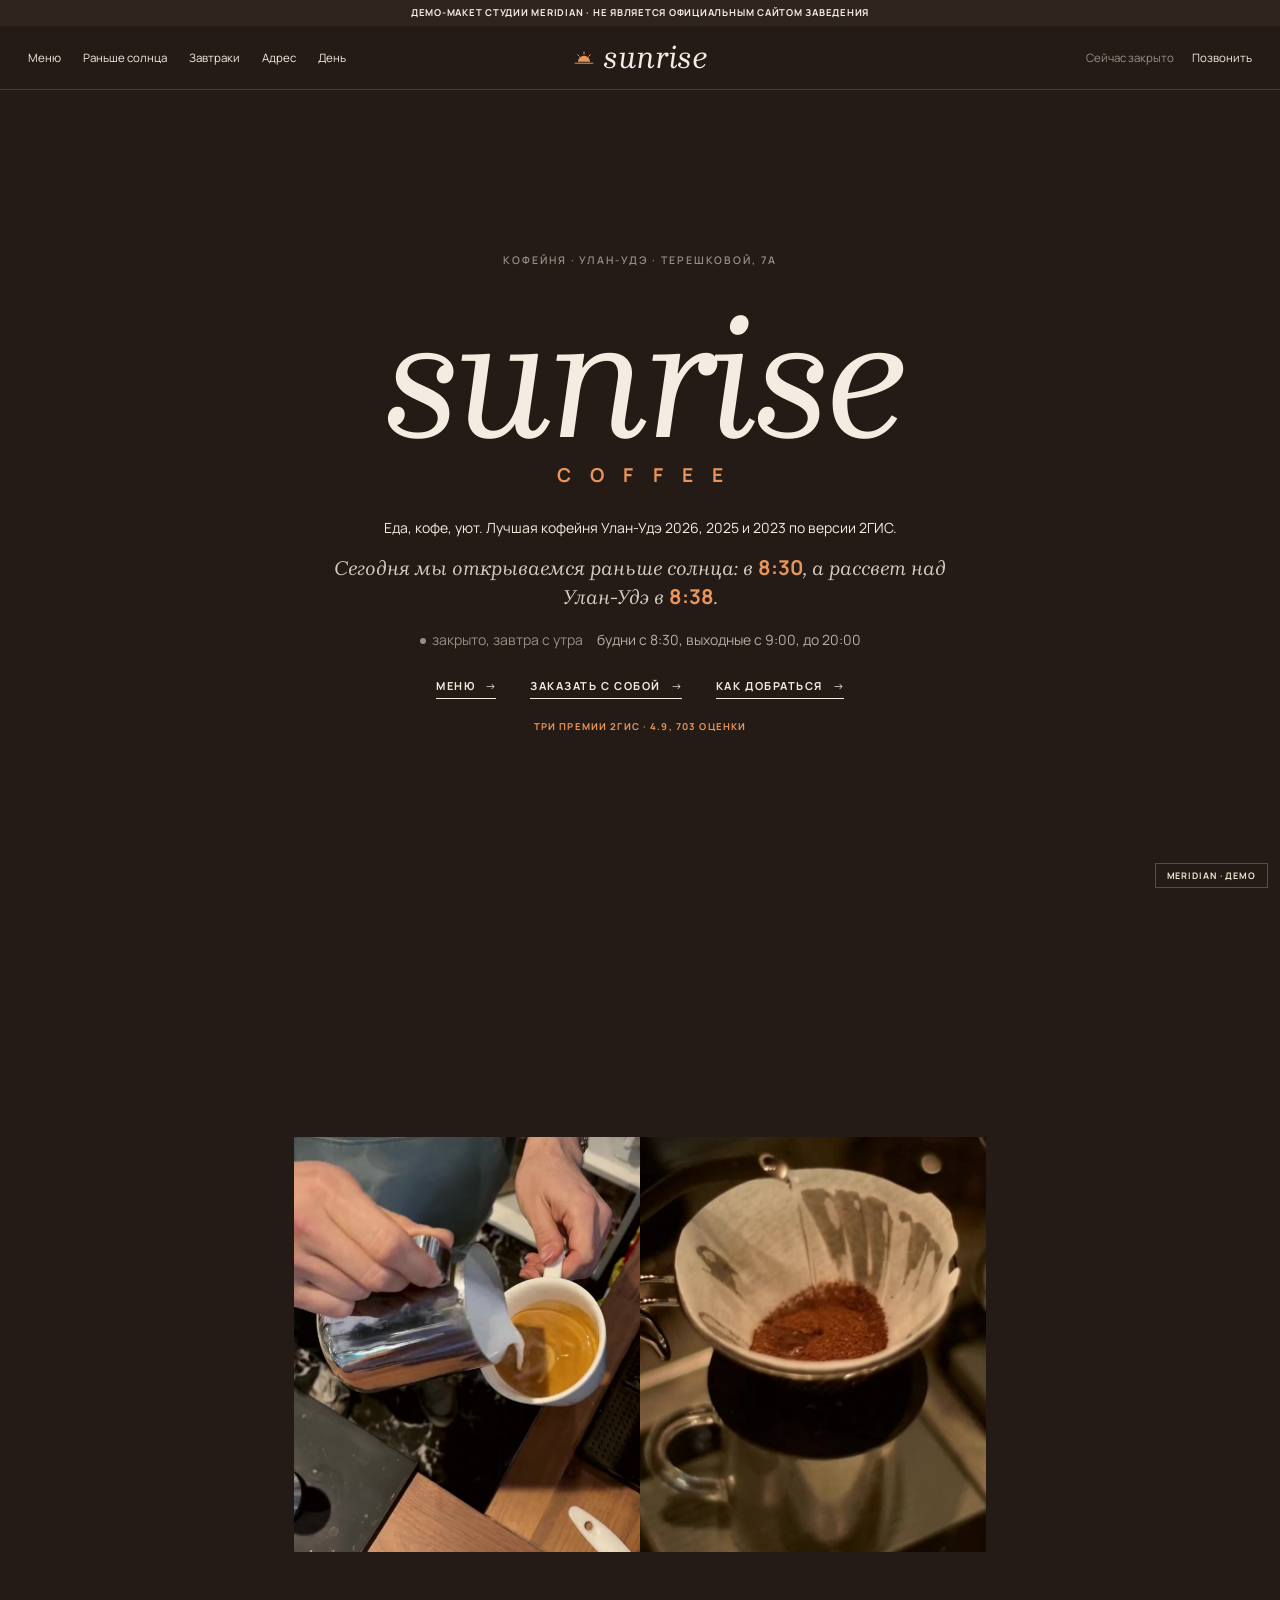
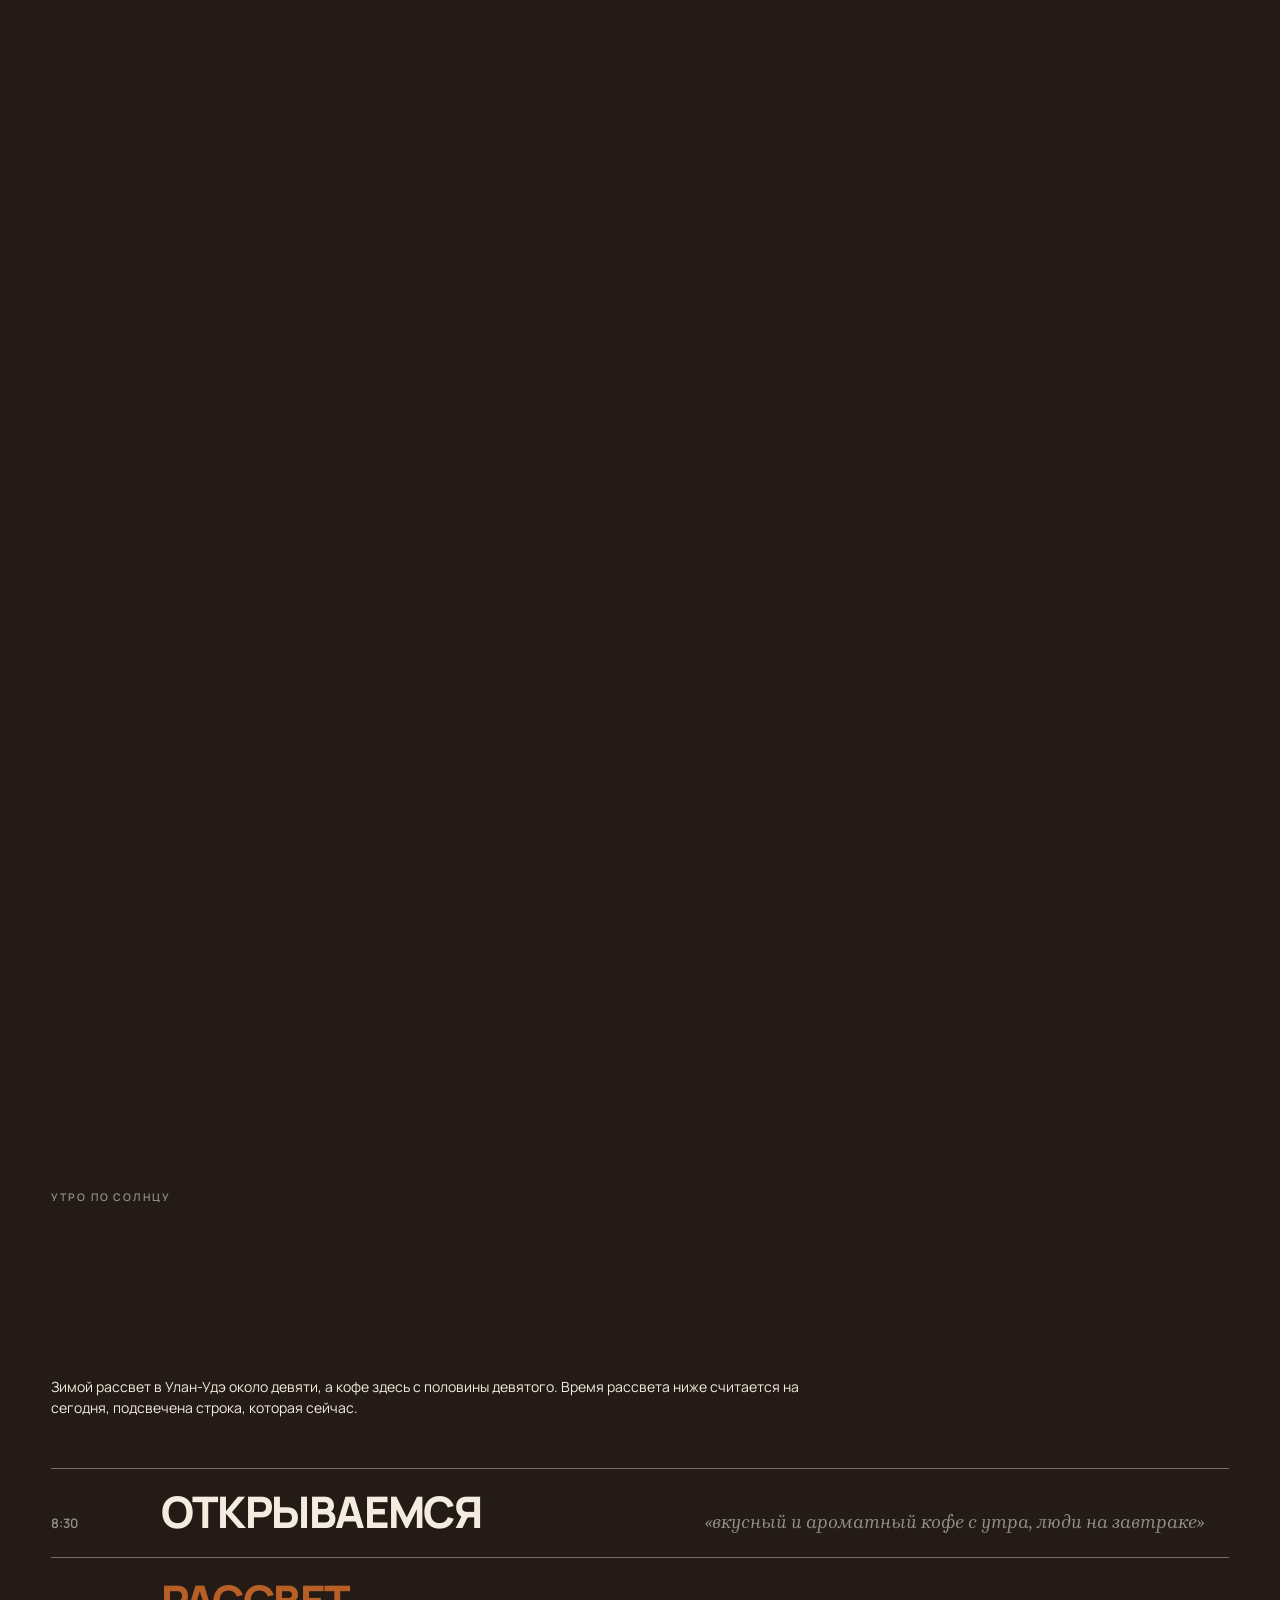
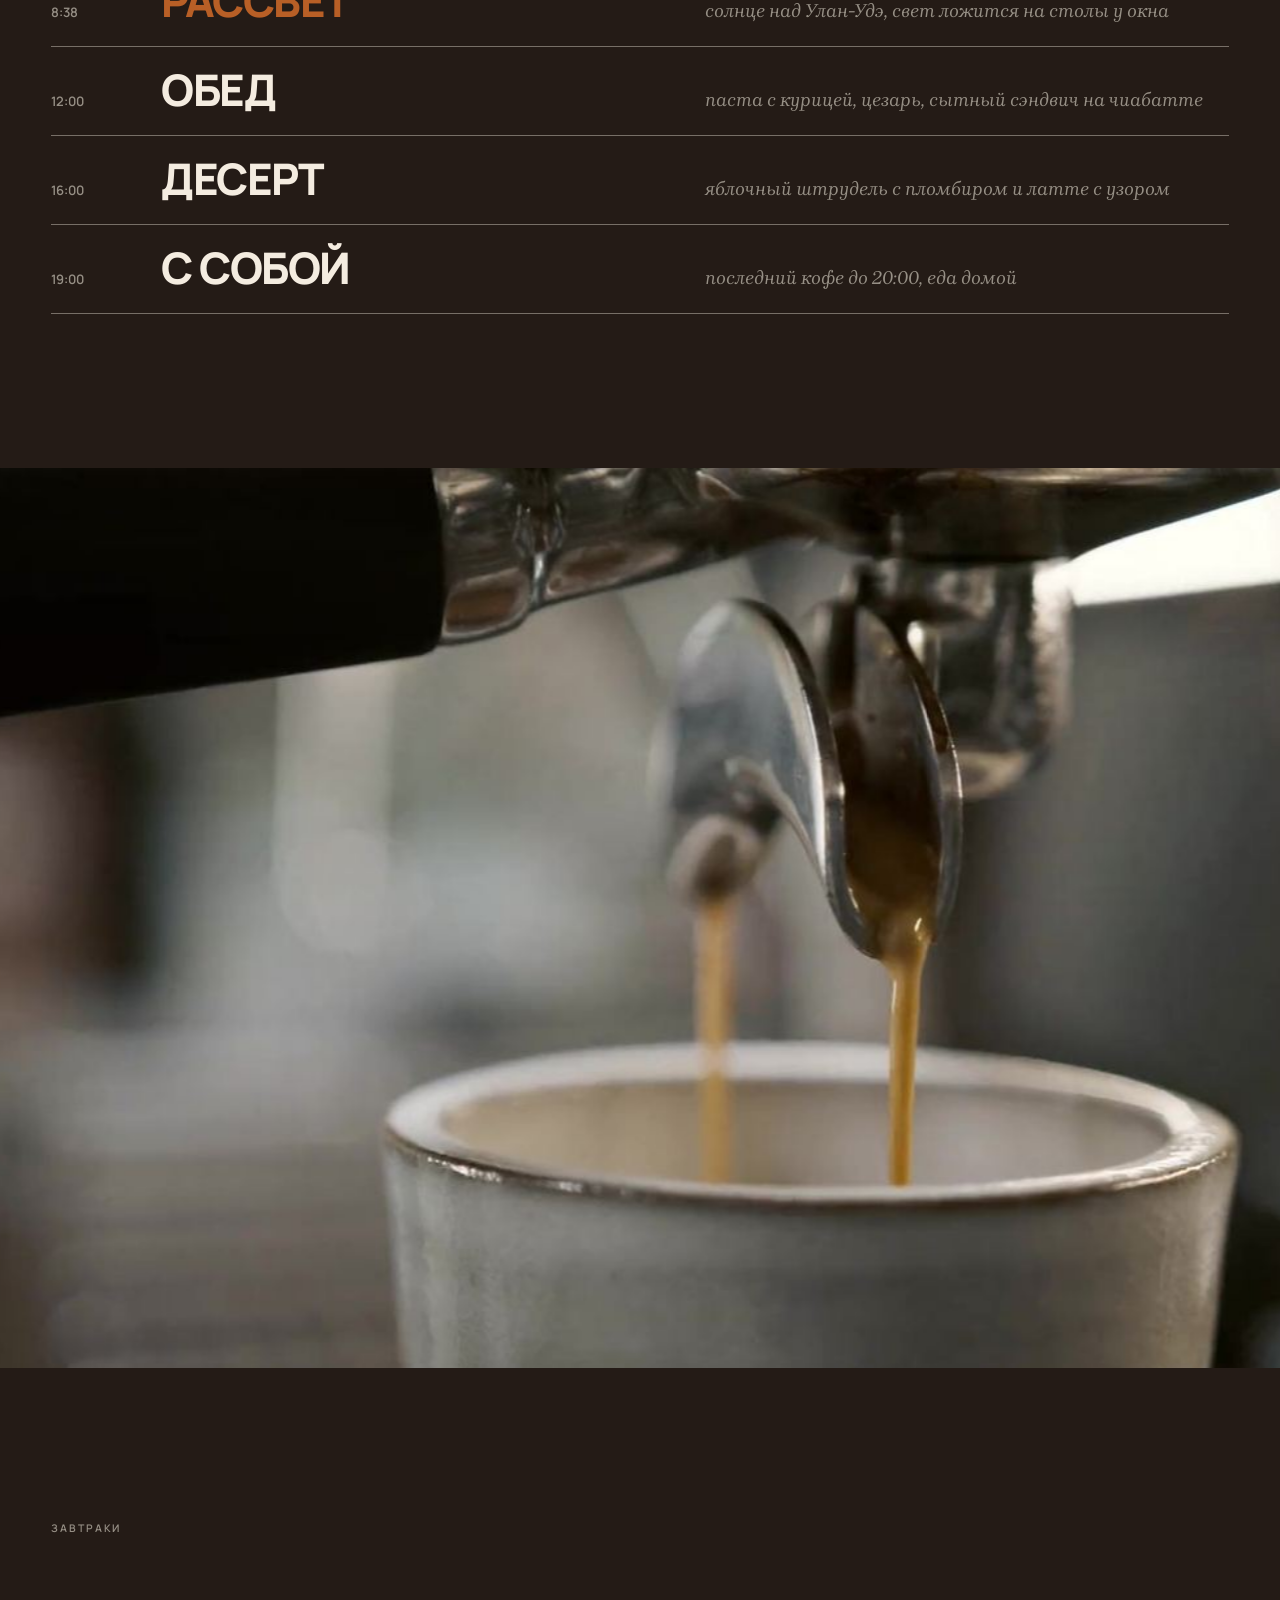
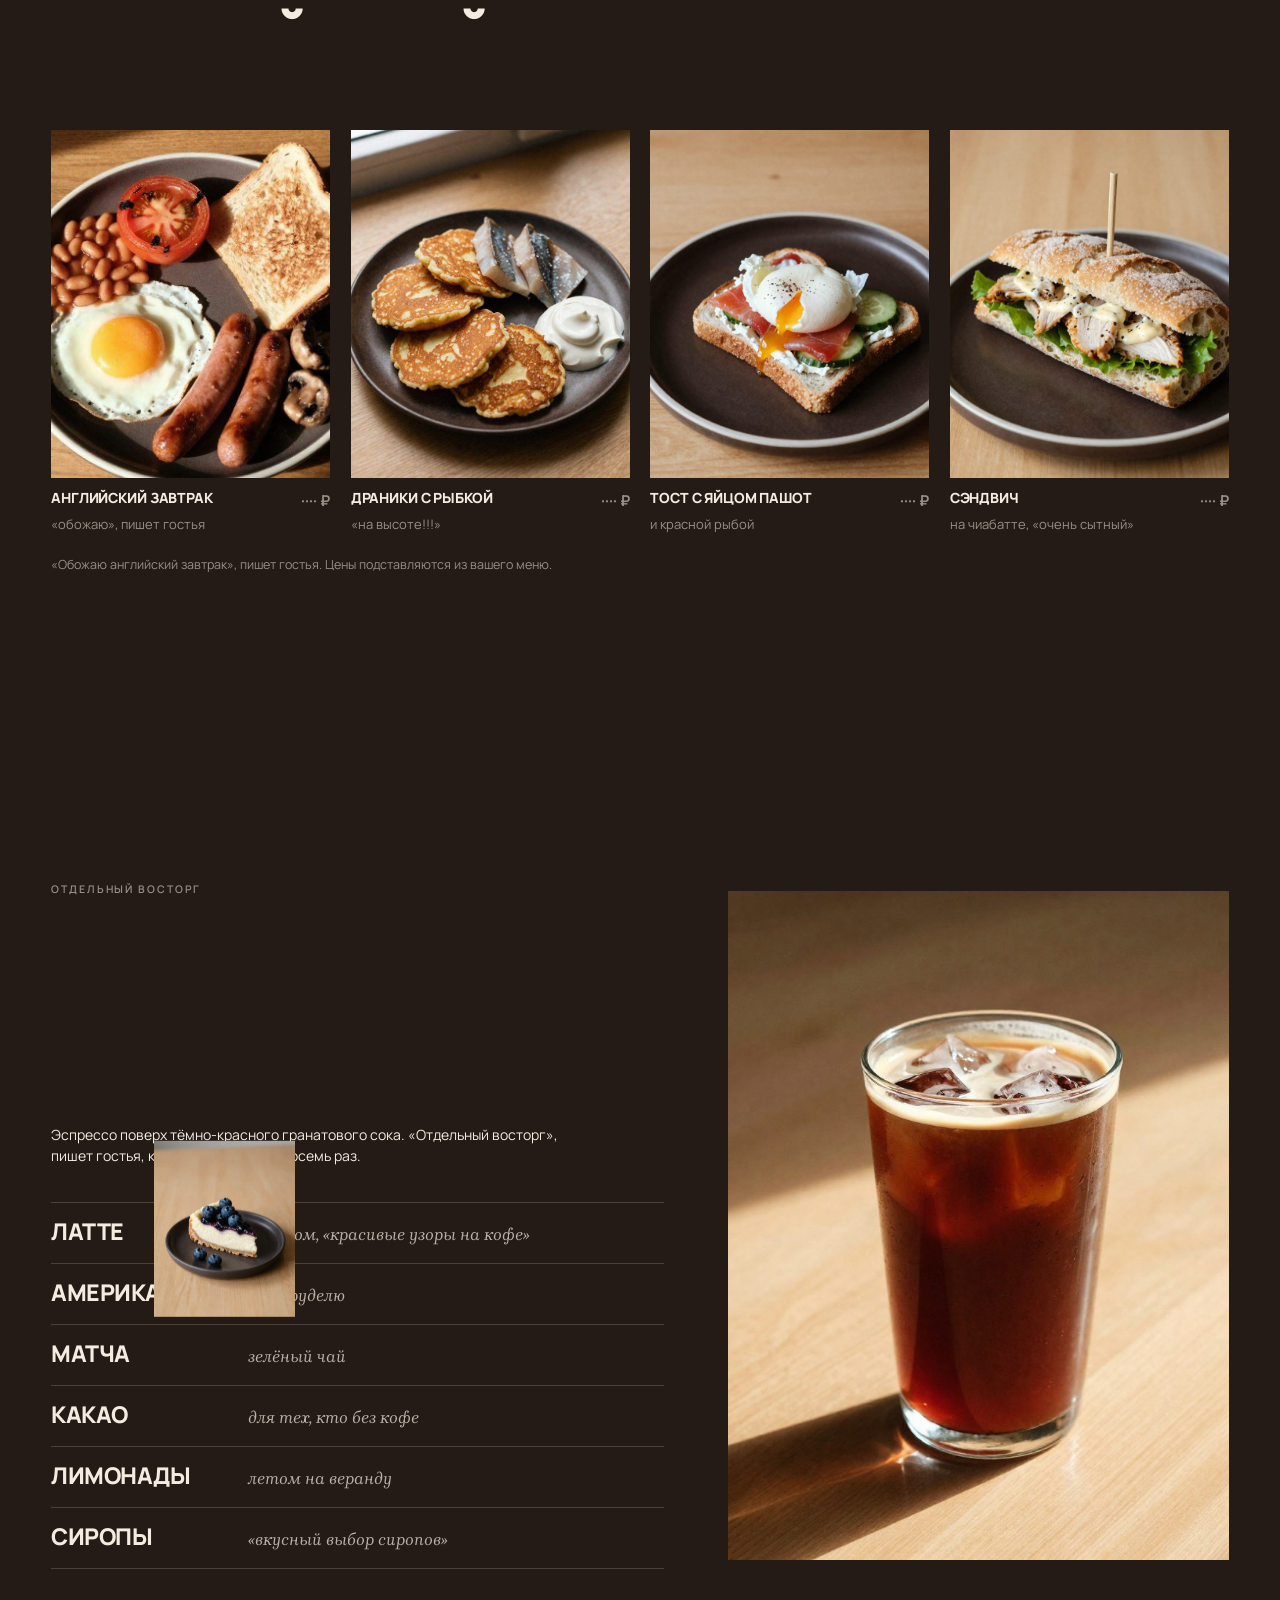
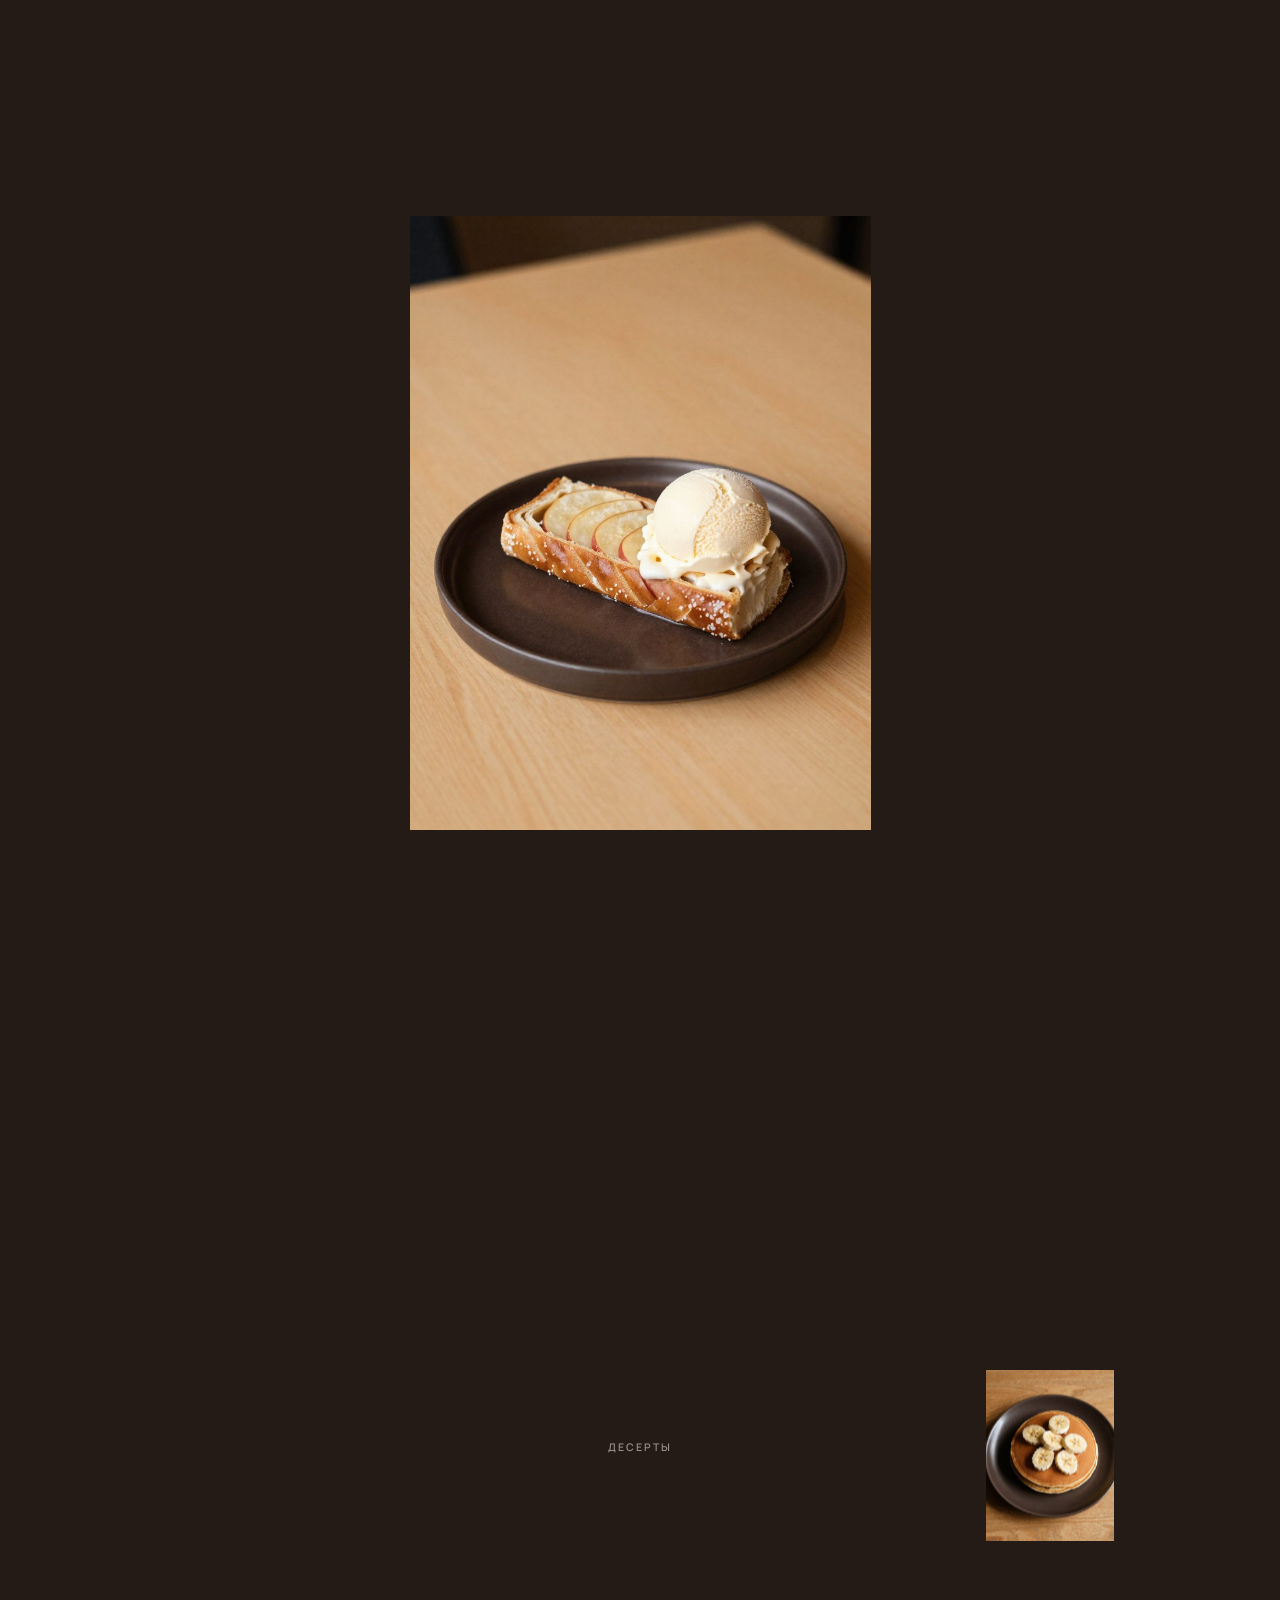
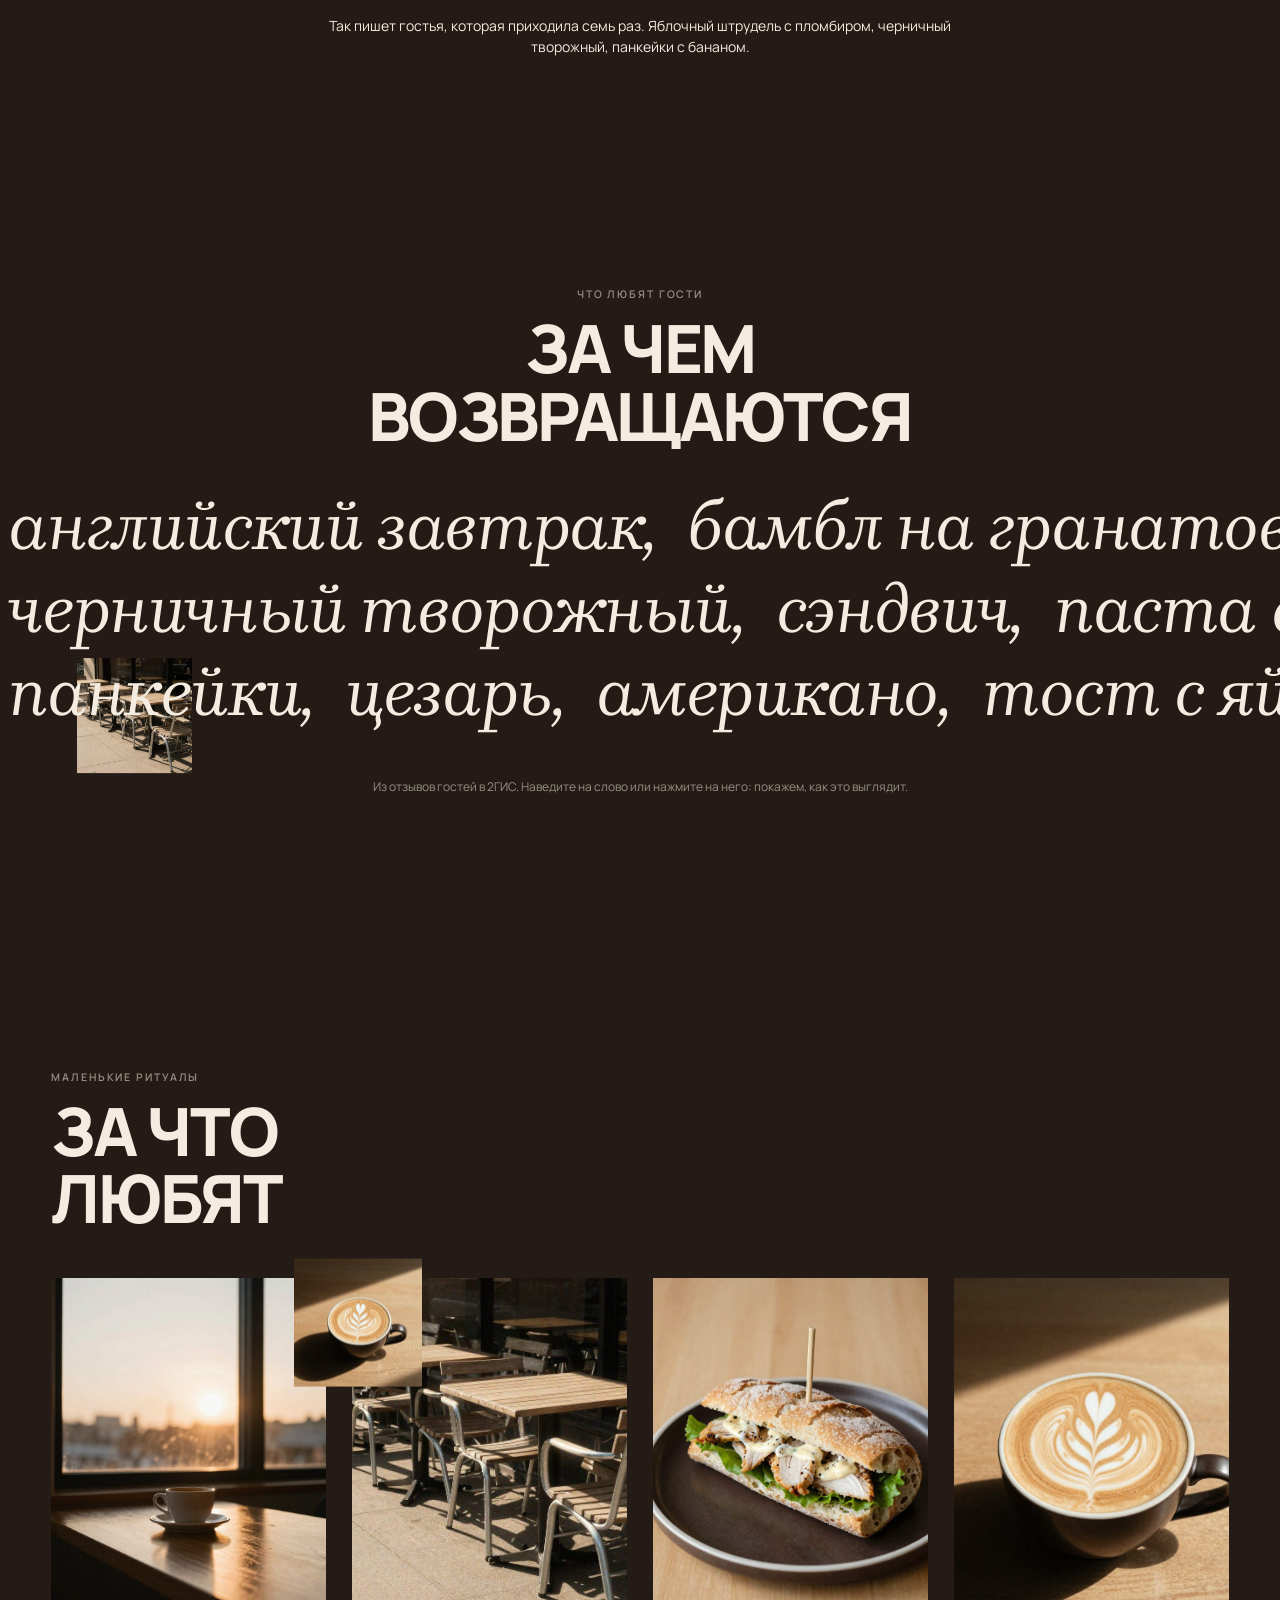
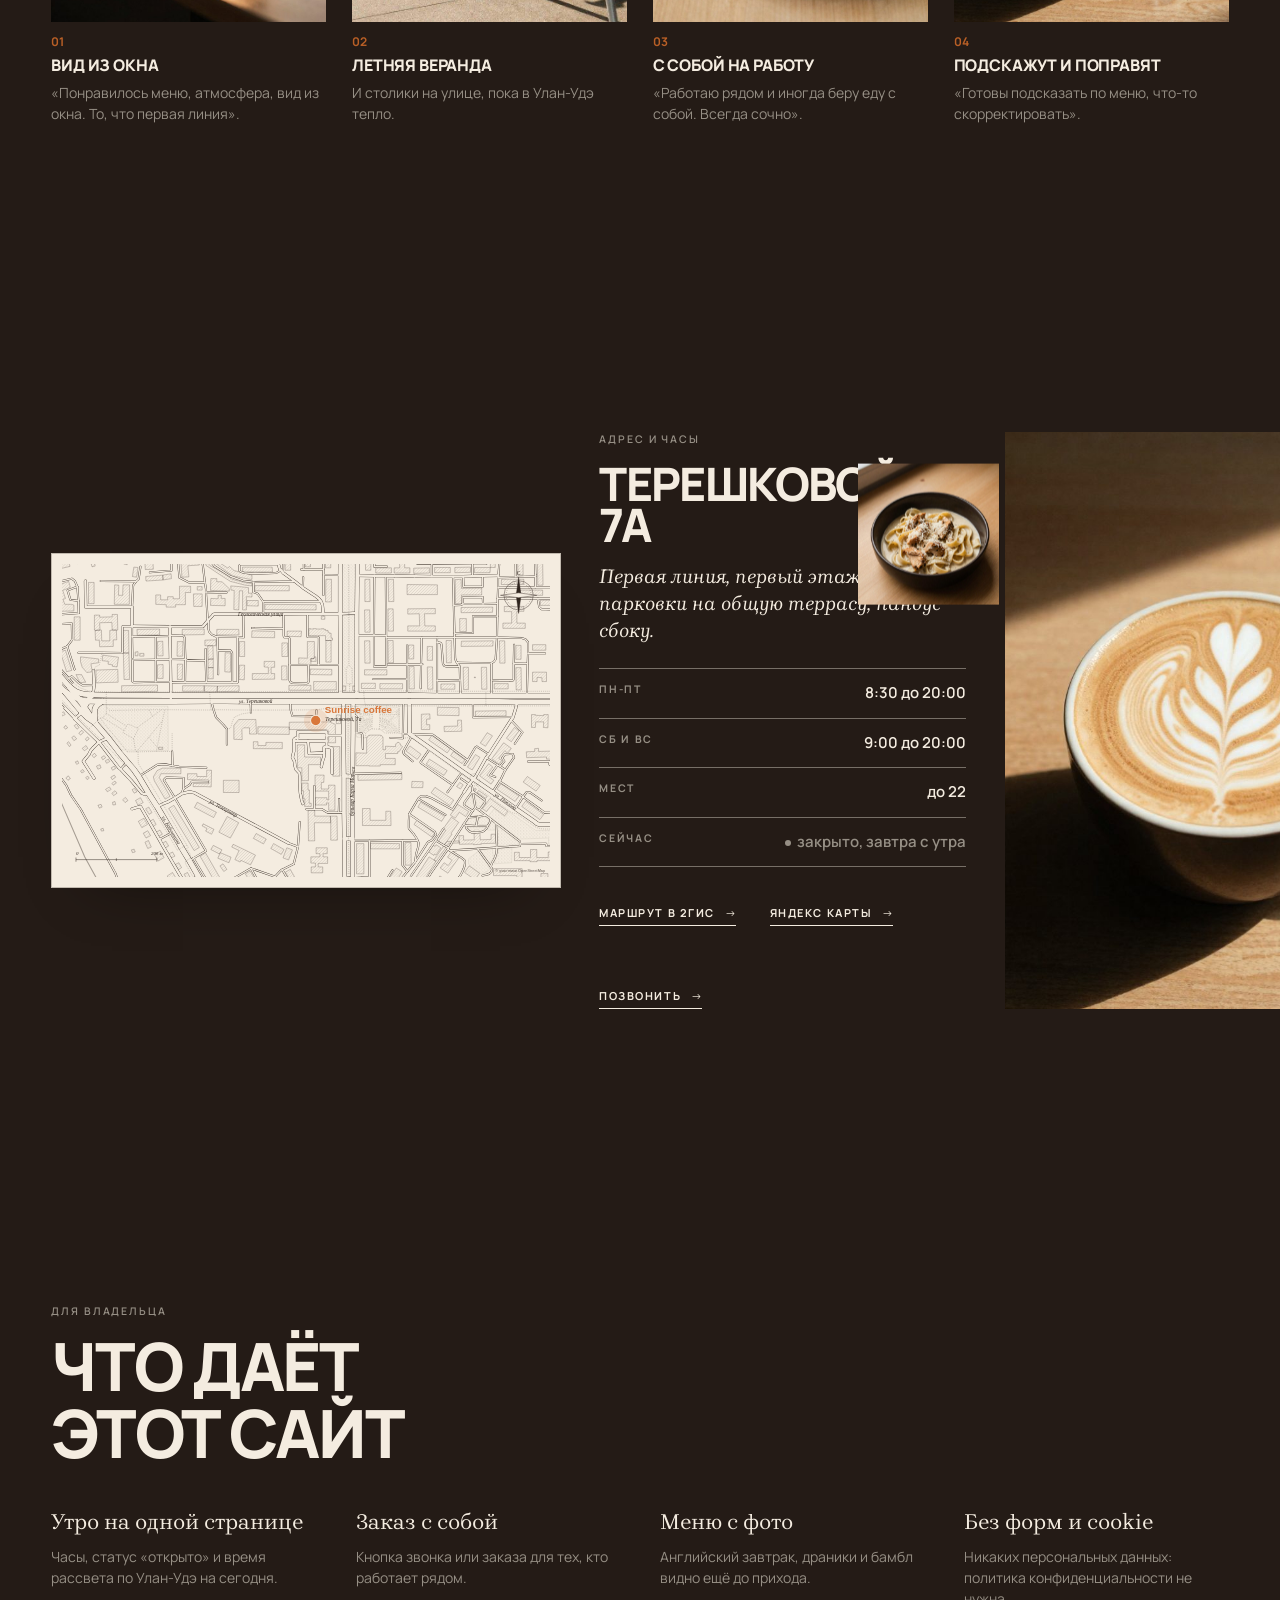
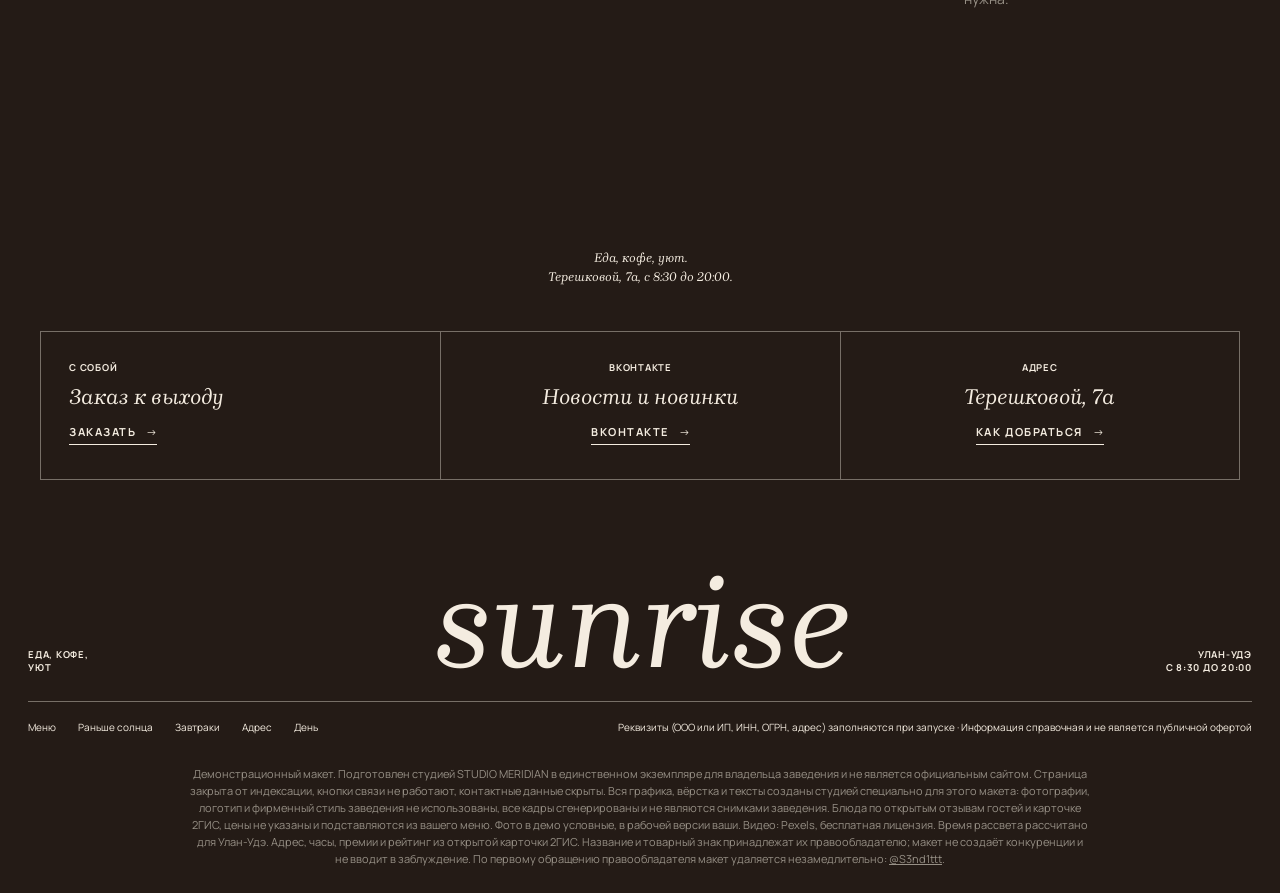
<file: index.html>
<!DOCTYPE html>
<html lang="ru" data-v="1" data-base="" class="nojs" data-tone="g" data-tz="8">
<head>
<meta charset="UTF-8">
<meta name="viewport" content="width=device-width, initial-scale=1, viewport-fit=cover">
<meta name="robots" content="noindex, nofollow">
<title>Демо-макет сайта · STUDIO MERIDIAN</title>
<meta name="description" content="Демо-макет сайта для Sunrise coffee в Улан-Удэ: английский завтрак, бамбл на гранатовом соке, кофе раньше солнца.">
<meta name="theme-color" content="#241B16">
<meta property="og:type" content="website">
<meta property="og:title" content="Демо-макет сайта · STUDIO MERIDIAN">
<meta property="og:description" content="Демо-макет сайта для Sunrise coffee в Улан-Удэ: английский завтрак, бамбл на гранатовом соке, кофе раньше солнца.">
<meta property="og:url" content="https://sasakolpakoh227-a11y.github.io/sunrise/">
<meta property="og:image" content="https://sasakolpakoh227-a11y.github.io/sunrise/img/og.jpg?v=1">
<link rel="icon" href="data:image/svg+xml,%3Csvg xmlns='http://www.w3.org/2000/svg' viewBox='0 0 40 40'%3E%3Crect width='40' height='40' rx='9' fill='%23241B16'/%3E%3Cpath d='M9 26a11 11 0 0 1 22 0z' fill='%23E8945A'/%3E%3Cpath d='M6 29h28' stroke='%23F4ECE0' stroke-width='2' stroke-linecap='round'/%3E%3C/svg%3E">
<link rel="preload" href="fonts/manrope.woff2" as="font" type="font/woff2" crossorigin>
<link rel="preload" href="fonts/brygada-italic.woff2" as="font" type="font/woff2" crossorigin>
<link rel="stylesheet" href="skin.css?v=3e9a153c">
<link rel="stylesheet" href="venue.css?v=e88e93d9">
<noscript><style>.curtain{display:none}</style></noscript>
</head>
<body>
<p class="demo-strip">Демо-макет студии MERIDIAN · не является официальным сайтом заведения</p>
<div class="curtain" aria-hidden="true"><p class="wm"><span style="--i:0">s</span><span style="--i:1">u</span><span style="--i:2">n</span><span style="--i:3">r</span><span style="--i:4">i</span><span style="--i:5">s</span><span style="--i:6">e</span></p><div class="pic"><div class="pi"><img src="img/r-window.jpg?v=1" alt="" decoding="async" width="864" height="1152"></div></div></div>
<div class="veil" aria-hidden="true"></div>
<header class="top">
  <nav class="nav" aria-label="Разделы"><a href="menu/">Меню</a><a href="#utro">Раньше солнца</a><a href="#zavtrak">Завтраки</a><a href="#adres">Адрес</a><a href="den/">День</a></nav>
  <button class="burger" type="button" aria-expanded="false" aria-controls="menu">Меню</button>
  <a class="logo" href="" aria-label="Sunrise coffee, на главную"><svg class="lamp" viewBox="0 0 40 40" aria-hidden="true"><path d="M9 27a11 11 0 0 1 22 0z" fill="currentColor"/><path d="M4 29.5h32M20 9v4M8.5 14l2.8 2.8M31.5 14l-2.8 2.8" stroke="currentColor" stroke-width="1.8" stroke-linecap="round"/></svg><span>sunrise</span></a>
  <div class="right"><span class="now" data-now></span><button type="button" data-hint="Телефон скрыт в демо. В рабочей версии кнопка сразу набирает номер.">Позвонить</button></div>
</header>
<div class="menu" id="menu" hidden><nav aria-label="Меню"><a href="menu/">Меню</a><a href="#utro">Раньше солнца</a><a href="#zavtrak">Завтраки</a><a href="#adres">Адрес</a><a href="den/">День</a></nav></div>
<main>

  <section class="hero c0" data-bg="g">
    <p class="kick">Кофейня · Улан‑Удэ · Терешковой,&nbsp;7а</p>
    <h1 class="sw rv-f"><span class="vh">Sunrise coffee</span><span aria-hidden="true">sunrise</span></h1>
    <p class="ss rv-f" aria-hidden="true">coffee</p>
    <p class="lead rv-f">Еда, кофе, уют. Лучшая кофейня Улан-Удэ 2026, 2025 и 2023 по версии 2ГИС.</p>
    <p class="sun rv-f" data-sun>Сегодня солнце над Улан-Удэ встаёт в <b data-rise>7:33</b>, а мы открываемся в <b data-op>8:30</b>.</p>
    <p class="zst rv-f"><span class="st" data-open="8.5" data-close="20" data-open-we="9" data-close-we="20"></span><span>будни с 8:30, выходные с 9:00, до 20:00</span></p>
    <div class="hbtns rv-f"><a class="btn" href="menu/">Меню</a><button class="btn" type="button" data-hint="В рабочей версии кнопка открывает заказ с собой или звонок.">Заказать с собой</button><a class="btn" href="#adres">Как добраться</a></div>
    <p class="award rv-f">Три премии 2ГИС · 4.9, 703 оценки</p>
  </section>
  <section class="duo" data-bg="g" aria-label="Бариста за работой">
    <div class="stick"><div class="pair">
      <figure class="px"><video data-src="video/v-latte.mp4" poster="img/v-latte.jpg?v=1" muted loop playsinline preload="none" width="750" height="900" aria-label="Бариста рисует латте-арт"></video></figure>
      <figure class="px"><video data-src="video/v-pour.mp4" poster="img/v-pour.jpg?v=1" muted loop playsinline preload="none" width="750" height="900" aria-label="Кофе заваривают в воронке"></video></figure>
    </div></div>
  </section>
  <section class="utro" data-bg="p" id="utro">
    <div class="sh">
      <p class="kick">Утро по солнцу</p>
      <h2 class="cap l rv"><span class="ln"><span>Раньше</span></span><span class="ln"><span>солнца</span></span></h2>
      <p class="lead" data-lead>Зимой рассвет в Улан-Удэ около девяти, а кофе здесь с половины девятого. Время рассвета ниже считается на сегодня, подсвечена строка, которая сейчас.</p>
    </div>
    <ol class="rows">
      <li data-m="510" data-k="open"><i>8:30</i><b>Открываемся</b><span>«вкусный и ароматный кофе с утра, люди на завтраке»</span></li>
      <li data-m="453" data-k="rise"><i>7:33</i><b>Рассвет</b><span>солнце над Улан-Удэ, свет ложится на столы у окна</span></li>
      <li data-m="720"><i>12:00</i><b>Обед</b><span>паста с курицей, цезарь, сытный сэндвич на чиабатте</span></li>
      <li data-m="960"><i>16:00</i><b>Десерт</b><span>яблочный штрудель с пломбиром и латте с узором</span></li>
      <li data-m="1140"><i>19:00</i><b>С собой</b><span>последний кофе до 20:00, еда домой</span></li>
    </ol>
  </section>
  <section class="roast" data-bg="g" aria-label="Эспрессо льётся в чашку">
    <div class="wide"><video data-src="video/v-espresso.mp4" poster="img/v-espresso.jpg?v=1" muted loop playsinline preload="none" width="1920" height="1080" aria-label="Эспрессо льётся из рожка в чашку"></video></div>
  </section>
  <section class="kart" data-bg="p" id="zavtrak">
    <p class="kick">Завтраки</p>
    <h2 class="cap l rv"><span class="ln"><span>Английский</span></span><span class="ln"><span>и не только</span></span></h2>
    <div class="kg"><figure><div class="kp px"><img src="img/r-english.jpg?v=1" alt="Английский завтрак" loading="lazy" decoding="async" width="896" height="1120"></div><figcaption><b>Английский завтрак</b><span>«обожаю», пишет гостья</span><em>···· ₽</em></figcaption></figure><figure><div class="kp px"><img src="img/r-draniki.jpg?v=1" alt="Драники с рыбкой" loading="lazy" decoding="async" width="896" height="1120"></div><figcaption><b>Драники с рыбкой</b><span>«на высоте!!!»</span><em>···· ₽</em></figcaption></figure><figure><div class="kp px"><img src="img/r-toast.jpg?v=1" alt="Тост с яйцом пашот" loading="lazy" decoding="async" width="896" height="1120"></div><figcaption><b>Тост с яйцом пашот</b><span>и красной рыбой</span><em>···· ₽</em></figcaption></figure><figure><div class="kp px"><img src="img/r-sandwich.jpg?v=1" alt="Сэндвич" loading="lazy" decoding="async" width="896" height="1120"></div><figcaption><b>Сэндвич</b><span>на чиабатте, «очень сытный»</span><em>···· ₽</em></figcaption></figure></div>
    <p class="fn2">«Обожаю английский завтрак», пишет гостья. Цены подставляются из вашего меню.</p>
  </section>
  <section class="bm" data-bg="g" id="bambl">
    <figure class="px bp"><img src="img/r-bumble.jpg?v=1" alt="Бамбл на гранатовом соке в высоком стакане" loading="lazy" decoding="async" width="864" height="1152"></figure>
    <div class="bi">
      <p class="kick">Отдельный восторг</p>
      <h2 class="cap l rv"><span class="ln"><span>Бамбл</span></span><span class="ln"><span>на гранатовом</span></span><span class="ln"><span>соке</span></span></h2>
      <p class="lead">Эспрессо поверх тёмно-красного гранатового сока. «Отдельный восторг», пишет гостья, которая была здесь восемь раз.</p>
      <ul class="ml"><li><b>Латте</b><span>с узором, «красивые узоры на кофе»</span></li><li><b>Американо</b><span>к штруделю</span></li><li><b>Матча</b><span>зелёный чай</span></li><li><b>Какао</b><span>для тех, кто без кофе</span></li><li><b>Лимонады</b><span>летом на веранду</span></li><li><b>Сиропы</b><span>«вкусный выбор сиропов»</span></li></ul>
    </div>
  </section>
  <section class="collage" data-bg="g">
    <div class="fl"><figure class="c0" data-s="0"><img src="img/r-strudel.jpg?v=1" alt="Яблочный штрудель с пломбиром" loading="lazy" decoding="async"></figure><figure class="c1" data-s="-.35"><img src="img/r-cheesecake.jpg?v=1" alt="" loading="lazy" decoding="async"></figure><figure class="c2" data-s=".45"><img src="img/r-pancakes.jpg?v=1" alt="" loading="lazy" decoding="async"></figure><figure class="c3" data-s=".75"><img src="img/r-latte.jpg?v=1" alt="" loading="lazy" decoding="async"></figure><figure class="c4" data-s="1.05"><img src="img/r-pasta.jpg?v=1" alt="" loading="lazy" decoding="async"></figure><figure class="c5" data-s=".6"><img src="img/r-terrace.jpg?v=1" alt="" loading="lazy" decoding="async"></figure></div>
    <div class="say">
      <p class="kick">Десерты</p>
      <h2 class="cap l rv"><span class="ln"><span>Десерты</span></span><span class="ln"><span>просто бомба</span></span></h2>
      <p class="lead">Так пишет гостья, которая приходила семь раз. Яблочный штрудель с пломбиром, черничный творожный, панкейки с бананом.</p>
    </div>
  </section>
  <section class="playlist" data-bg="l">
    <p class="kick">Что любят гости</p>
    <h2 class="cap l rv"><span class="ln"><span>За чем</span></span><span class="ln"><span>возвращаются</span></span></h2>
    <div class="mqs" aria-label="Любимые позиции гостей"><div class="mq"><div class="mqi"><span class="tr" data-c="eng">английский завтрак,</span> <span class="tr" data-c="bum">бамбл на гранатовом соке,</span> <span class="tr" data-c="dra">драники с рыбкой,</span> <span class="tr" data-c="str">штрудель с пломбиром,</span> <span class="tr" data-c="che">черничный творожный,</span> <span class="tr" data-c="san">сэндвич,</span> <span class="tr" data-c="pas">паста с курицей,</span> <span class="tr" data-c="lat">латте с узором,</span> <span class="tr" data-c="pan">панкейки,</span> <span class="tr" data-c="pas">цезарь,</span> <span class="tr" data-c="lat">американо,</span> <span class="tr" data-c="tst">тост с яйцом пашот,</span><span class="tr" data-c="eng">английский завтрак,</span> <span class="tr" data-c="bum">бамбл на гранатовом соке,</span> <span class="tr" data-c="dra">драники с рыбкой,</span> <span class="tr" data-c="str">штрудель с пломбиром,</span> <span class="tr" data-c="che">черничный творожный,</span> <span class="tr" data-c="san">сэндвич,</span> <span class="tr" data-c="pas">паста с курицей,</span> <span class="tr" data-c="lat">латте с узором,</span> <span class="tr" data-c="pan">панкейки,</span> <span class="tr" data-c="pas">цезарь,</span> <span class="tr" data-c="lat">американо,</span> <span class="tr" data-c="tst">тост с яйцом пашот,</span></div></div><div class="mq rev"><div class="mqi"><span class="tr" data-c="che">черничный творожный,</span> <span class="tr" data-c="san">сэндвич,</span> <span class="tr" data-c="pas">паста с курицей,</span> <span class="tr" data-c="lat">латте с узором,</span> <span class="tr" data-c="pan">панкейки,</span> <span class="tr" data-c="pas">цезарь,</span> <span class="tr" data-c="lat">американо,</span> <span class="tr" data-c="tst">тост с яйцом пашот,</span> <span class="tr" data-c="eng">английский завтрак,</span> <span class="tr" data-c="bum">бамбл на гранатовом соке,</span> <span class="tr" data-c="dra">драники с рыбкой,</span> <span class="tr" data-c="str">штрудель с пломбиром,</span><span class="tr" data-c="che">черничный творожный,</span> <span class="tr" data-c="san">сэндвич,</span> <span class="tr" data-c="pas">паста с курицей,</span> <span class="tr" data-c="lat">латте с узором,</span> <span class="tr" data-c="pan">панкейки,</span> <span class="tr" data-c="pas">цезарь,</span> <span class="tr" data-c="lat">американо,</span> <span class="tr" data-c="tst">тост с яйцом пашот,</span> <span class="tr" data-c="eng">английский завтрак,</span> <span class="tr" data-c="bum">бамбл на гранатовом соке,</span> <span class="tr" data-c="dra">драники с рыбкой,</span> <span class="tr" data-c="str">штрудель с пломбиром,</span></div></div><div class="mq"><div class="mqi"><span class="tr" data-c="pan">панкейки,</span> <span class="tr" data-c="pas">цезарь,</span> <span class="tr" data-c="lat">американо,</span> <span class="tr" data-c="tst">тост с яйцом пашот,</span> <span class="tr" data-c="eng">английский завтрак,</span> <span class="tr" data-c="bum">бамбл на гранатовом соке,</span> <span class="tr" data-c="dra">драники с рыбкой,</span> <span class="tr" data-c="str">штрудель с пломбиром,</span> <span class="tr" data-c="che">черничный творожный,</span> <span class="tr" data-c="san">сэндвич,</span> <span class="tr" data-c="pas">паста с курицей,</span> <span class="tr" data-c="lat">латте с узором,</span><span class="tr" data-c="pan">панкейки,</span> <span class="tr" data-c="pas">цезарь,</span> <span class="tr" data-c="lat">американо,</span> <span class="tr" data-c="tst">тост с яйцом пашот,</span> <span class="tr" data-c="eng">английский завтрак,</span> <span class="tr" data-c="bum">бамбл на гранатовом соке,</span> <span class="tr" data-c="dra">драники с рыбкой,</span> <span class="tr" data-c="str">штрудель с пломбиром,</span> <span class="tr" data-c="che">черничный творожный,</span> <span class="tr" data-c="san">сэндвич,</span> <span class="tr" data-c="pas">паста с курицей,</span> <span class="tr" data-c="lat">латте с узором,</span></div></div></div>
    <p class="pl-note">Из отзывов гостей в 2ГИС. Наведите на слово или нажмите на него: покажем, как это выглядит.</p>
    <div class="cover" aria-hidden="true"><img alt=""></div>
  </section>
  <section class="rit" data-bg="p">
    <p class="kick">Маленькие ритуалы</p>
    <h2 class="cap l rv"><span class="ln"><span>За что</span></span><span class="ln"><span>любят</span></span></h2>
    <div class="rg"><article><figure class="px"><img src="img/r-window.jpg?v=1" alt="Вид из окна" loading="lazy" decoding="async"></figure><p class="rn">01</p><b>Вид из окна</b><p>«Понравилось меню, атмосфера, вид из окна. То, что первая линия».</p></article><article><figure class="px"><img src="img/r-terrace.jpg?v=1" alt="Летняя веранда" loading="lazy" decoding="async"></figure><p class="rn">02</p><b>Летняя веранда</b><p>И столики на улице, пока в Улан-Удэ тепло.</p></article><article><figure class="px"><img src="img/r-sandwich.jpg?v=1" alt="С собой на работу" loading="lazy" decoding="async"></figure><p class="rn">03</p><b>С собой на работу</b><p>«Работаю рядом и иногда беру еду с собой. Всегда сочно».</p></article><article><figure class="px"><img src="img/r-latte.jpg?v=1" alt="Подскажут и поправят" loading="lazy" decoding="async"></figure><p class="rn">04</p><b>Подскажут и поправят</b><p>«Готовы подсказать по меню, что-то скорректировать».</p></article></div>
  </section>
  <section class="addr" data-bg="p" id="adres">
    <figure class="map"><img src="img/map.svg" alt="Карта района: Sunrise coffee на улице Терешковой, 7а" loading="lazy" decoding="async" width="1400" height="900"></figure>
    <div class="ai">
      <p class="kick">Адрес и часы</p>
      <h2 class="cap l rv"><span class="ln"><span>Терешко&shy;вой, 7а</span></span></h2>
      <p class="it2">Первая линия, первый этаж. Вход с парковки на общую террасу, пандус сбоку.</p>
      <dl class="hrs"><div><dt>Пн‑пт</dt><dd>8:30 до 20:00</dd></div><div><dt>Сб и вс</dt><dd>9:00 до 20:00</dd></div><div><dt>Мест</dt><dd>до 22</dd></div>
        <div><dt>Сейчас</dt><dd><span class="st" data-open="8.5" data-close="20" data-open-we="9" data-close-we="20"></span></dd></div></dl>
      <div class="hbtns"><button class="btn" type="button" data-hint="В рабочей версии кнопка откроет маршрут в 2ГИС.">Маршрут в 2ГИС</button><button class="btn" type="button" data-hint="В рабочей версии кнопка откроет маршрут в Яндекс Картах.">Яндекс Карты</button><button class="btn" type="button" data-hint="В рабочей версии кнопка сразу набирает номер.">Позвонить</button></div>
    </div>
    <figure class="px ap"><img src="img/r-latte.jpg?v=1" alt="Латте с узором в коричневой чашке" loading="lazy" decoding="async" width="1024" height="1024"></figure>
  </section>
  <section class="gives" data-bg="k">
    <p class="kick">Для владельца</p>
    <h2 class="cap l rv"><span class="ln"><span>Что даёт</span></span><span class="ln"><span>этот сайт</span></span></h2>
    <div class="gv"><div><b>Утро на одной странице</b><p>Часы, статус «открыто» и время рассвета по Улан-Удэ на сегодня.</p></div><div><b>Заказ с собой</b><p>Кнопка звонка или заказа для тех, кто работает рядом.</p></div><div><b>Меню с фото</b><p>Английский завтрак, драники и бамбл видно ещё до прихода.</p></div><div><b>Без форм и cookie</b><p>Никаких персональных данных: политика конфиденциальности не нужна.</p></div></div>
  </section>
</main>
<footer class="foot" data-bg="g">
  <p class="quote">Еда, кофе, уют.<br>Терешковой, 7а, с 8:30 до 20:00.</p>
  <div class="boxes"><div class="box"><p class="k">С собой</p><p class="it">Заказ к выходу</p><button class="btn" type="button" data-hint="В рабочей версии заказ с собой или звонок.">Заказать</button></div><div class="box"><p class="k">ВКонтакте</p><p class="it">Новости и новинки</p><button class="btn" type="button" data-hint="В рабочей версии здесь ваша группа ВКонтакте.">ВКонтакте</button></div><div class="box"><p class="k">Адрес</p><p class="it">Терешковой, 7а</p><a class="btn" href="gde/">Как добраться</a></div></div>
  <div class="sig"><p class="k">Еда, кофе,<br>уют</p><p class="wm" aria-hidden="true">sunrise</p><p class="k r">Улан-Удэ<br>с 8:30 до 20:00</p></div>
  <div class="fine">
    <span><a href="menu/">Меню</a><a href="#utro">Раньше солнца</a><a href="#zavtrak">Завтраки</a><a href="#adres">Адрес</a><a href="den/">День</a></span>
    <span>Реквизиты (ООО или ИП, ИНН, ОГРН, адрес) заполняются при запуске · Информация справочная и не является публичной офертой</span>
  </div>
  <p class="note">Демонстрационный макет. Подготовлен студией STUDIO MERIDIAN в единственном экземпляре для владельца заведения и не является официальным сайтом. Страница закрыта от индексации, кнопки связи не работают, контактные данные скрыты. Вся графика, вёрстка и тексты созданы студией специально для этого макета: фотографии, логотип и фирменный стиль заведения не использованы, все кадры сгенерированы и не являются снимками заведения. Блюда по открытым отзывам гостей и карточке 2ГИС, цены не указаны и подставляются из вашего меню. Фото в демо условные, в рабочей версии ваши. Видео: Pexels, бесплатная лицензия. Время рассвета рассчитано для Улан-Удэ. Адрес, часы, премии и рейтинг из открытой карточки 2ГИС. Название и товарный знак принадлежат их правообладателю; макет не создаёт конкуренции и не вводит в заблуждение. По первому обращению правообладателя макет удаляется незамедлительно: <a href="https://t.me/S3nd1ttt" target="_blank" rel="noopener">@S3nd1ttt</a>.</p>
</footer>
<div class="toast" role="status" aria-live="polite" hidden></div>
<a class="mer-badge" href="https://t.me/S3nd1ttt" target="_blank" rel="noopener">MERIDIAN · Демо</a>
<script src="skin.js?v=94cd19e5"></script>
<script src="venue.js?v=3b6adb08"></script>
</body>
</html>
</file>
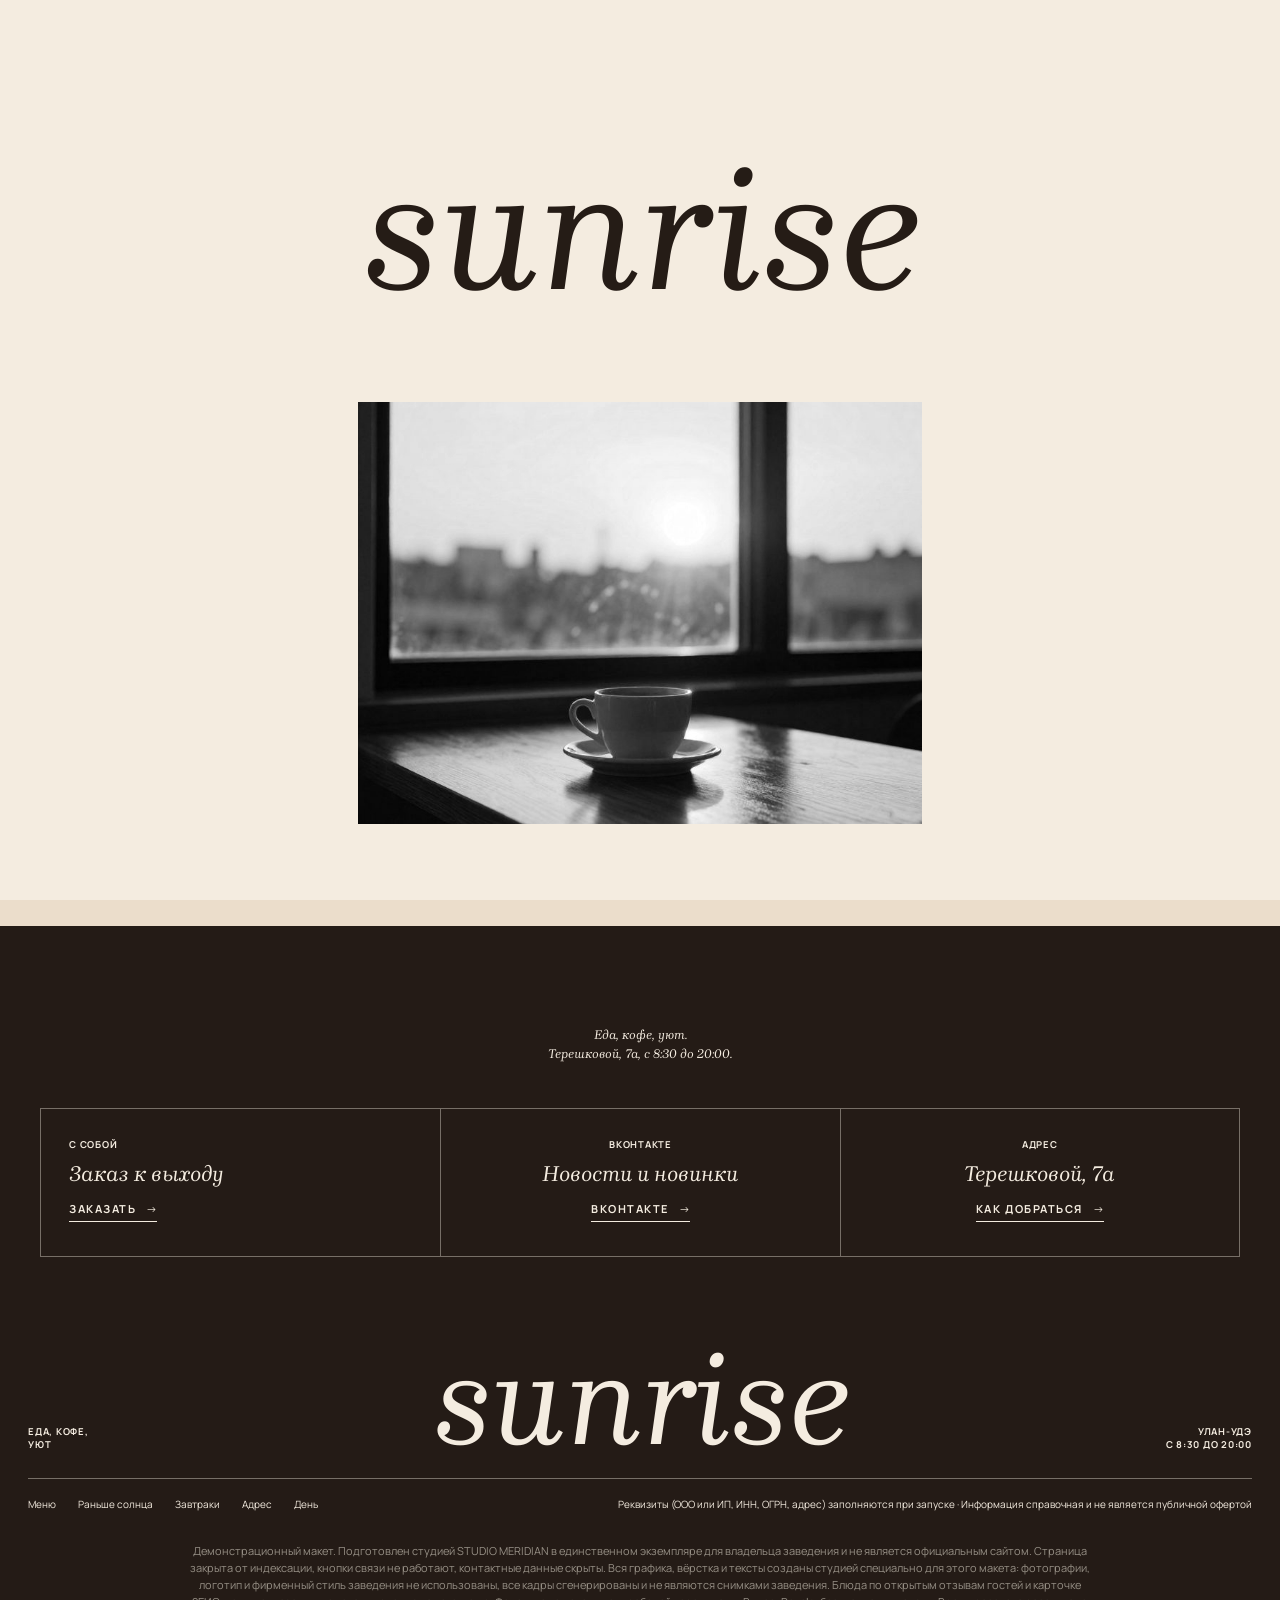
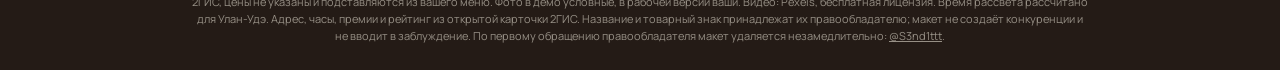
<file: 404/index.html>
<!DOCTYPE html>
<html lang="ru" data-v="1" data-base="../" class="nojs" data-tone="l" data-tz="8">
<head>
<meta charset="UTF-8">
<meta name="viewport" content="width=device-width, initial-scale=1, viewport-fit=cover">
<meta name="robots" content="noindex, nofollow">
<title>Страница не найдена · Демо-макет сайта · STUDIO MERIDIAN</title>
<meta name="description" content="Такой страницы нет.">
<meta name="theme-color" content="#241B16">
<meta property="og:type" content="website">
<meta property="og:title" content="Демо-макет сайта · STUDIO MERIDIAN">
<meta property="og:description" content="Такой страницы нет.">
<meta property="og:url" content="https://sasakolpakoh227-a11y.github.io/sunrise/404/">
<meta property="og:image" content="https://sasakolpakoh227-a11y.github.io/sunrise/img/og.jpg?v=1">
<link rel="icon" href="data:image/svg+xml,%3Csvg xmlns='http://www.w3.org/2000/svg' viewBox='0 0 40 40'%3E%3Crect width='40' height='40' rx='9' fill='%23241B16'/%3E%3Cpath d='M9 26a11 11 0 0 1 22 0z' fill='%23E8945A'/%3E%3Cpath d='M6 29h28' stroke='%23F4ECE0' stroke-width='2' stroke-linecap='round'/%3E%3C/svg%3E">
<link rel="preload" href="../fonts/manrope.woff2" as="font" type="font/woff2" crossorigin>
<link rel="preload" href="../fonts/brygada-italic.woff2" as="font" type="font/woff2" crossorigin>
<link rel="stylesheet" href="../skin.css?v=3e9a153c">
<link rel="stylesheet" href="../venue.css?v=e88e93d9">
<noscript><style>.curtain{display:none}</style></noscript>
</head>
<body>
<p class="demo-strip">Демо-макет студии MERIDIAN · не является официальным сайтом заведения</p>
<div class="curtain" aria-hidden="true"><p class="wm"><span style="--i:0">s</span><span style="--i:1">u</span><span style="--i:2">n</span><span style="--i:3">r</span><span style="--i:4">i</span><span style="--i:5">s</span><span style="--i:6">e</span></p><div class="pic"><div class="pi"><img src="../img/r-window.jpg?v=1" alt="" decoding="async" width="864" height="1152"></div></div></div>
<div class="veil" aria-hidden="true"></div>
<header class="top">
  <nav class="nav" aria-label="Разделы"><a href="../menu/">Меню</a><a href="../#utro">Раньше солнца</a><a href="../#zavtrak">Завтраки</a><a href="../#adres">Адрес</a><a href="../den/">День</a></nav>
  <button class="burger" type="button" aria-expanded="false" aria-controls="menu">Меню</button>
  <a class="logo" href="../" aria-label="Sunrise coffee, на главную"><svg class="lamp" viewBox="0 0 40 40" aria-hidden="true"><path d="M9 27a11 11 0 0 1 22 0z" fill="currentColor"/><path d="M4 29.5h32M20 9v4M8.5 14l2.8 2.8M31.5 14l-2.8 2.8" stroke="currentColor" stroke-width="1.8" stroke-linecap="round"/></svg><span>sunrise</span></a>
  <div class="right"><span class="now" data-now></span><button type="button" data-hint="Телефон скрыт в демо. В рабочей версии кнопка сразу набирает номер.">Позвонить</button></div>
</header>
<div class="menu" id="menu" hidden><nav aria-label="Меню"><a href="../menu/">Меню</a><a href="../#utro">Раньше солнца</a><a href="../#zavtrak">Завтраки</a><a href="../#adres">Адрес</a><a href="../den/">День</a></nav></div>
<main class="nf" data-bg="l">

  <h1 class="cap xxl rv"><span class="ln"><span>404</span></span><span class="ln"><span>Не найдено</span></span></h1>
  <p class="lead">Такой страницы нет. Зато кофе здесь раньше солнца.</p>
  <a class="btn dark" href="../">На главную</a>
</main>
<footer class="foot" data-bg="g">
  <p class="quote">Еда, кофе, уют.<br>Терешковой, 7а, с 8:30 до 20:00.</p>
  <div class="boxes"><div class="box"><p class="k">С собой</p><p class="it">Заказ к выходу</p><button class="btn" type="button" data-hint="В рабочей версии заказ с собой или звонок.">Заказать</button></div><div class="box"><p class="k">ВКонтакте</p><p class="it">Новости и новинки</p><button class="btn" type="button" data-hint="В рабочей версии здесь ваша группа ВКонтакте.">ВКонтакте</button></div><div class="box"><p class="k">Адрес</p><p class="it">Терешковой, 7а</p><a class="btn" href="../gde/">Как добраться</a></div></div>
  <div class="sig"><p class="k">Еда, кофе,<br>уют</p><p class="wm" aria-hidden="true">sunrise</p><p class="k r">Улан-Удэ<br>с 8:30 до 20:00</p></div>
  <div class="fine">
    <span><a href="../menu/">Меню</a><a href="../#utro">Раньше солнца</a><a href="../#zavtrak">Завтраки</a><a href="../#adres">Адрес</a><a href="../den/">День</a></span>
    <span>Реквизиты (ООО или ИП, ИНН, ОГРН, адрес) заполняются при запуске · Информация справочная и не является публичной офертой</span>
  </div>
  <p class="note">Демонстрационный макет. Подготовлен студией STUDIO MERIDIAN в единственном экземпляре для владельца заведения и не является официальным сайтом. Страница закрыта от индексации, кнопки связи не работают, контактные данные скрыты. Вся графика, вёрстка и тексты созданы студией специально для этого макета: фотографии, логотип и фирменный стиль заведения не использованы, все кадры сгенерированы и не являются снимками заведения. Блюда по открытым отзывам гостей и карточке 2ГИС, цены не указаны и подставляются из вашего меню. Фото в демо условные, в рабочей версии ваши. Видео: Pexels, бесплатная лицензия. Время рассвета рассчитано для Улан-Удэ. Адрес, часы, премии и рейтинг из открытой карточки 2ГИС. Название и товарный знак принадлежат их правообладателю; макет не создаёт конкуренции и не вводит в заблуждение. По первому обращению правообладателя макет удаляется незамедлительно: <a href="https://t.me/S3nd1ttt" target="_blank" rel="noopener">@S3nd1ttt</a>.</p>
</footer>
<div class="toast" role="status" aria-live="polite" hidden></div>
<a class="mer-badge" href="https://t.me/S3nd1ttt" target="_blank" rel="noopener">MERIDIAN · Демо</a>
<script src="../skin.js?v=94cd19e5"></script>
<script src="../venue.js?v=3b6adb08"></script>
</body>
</html>
</file>
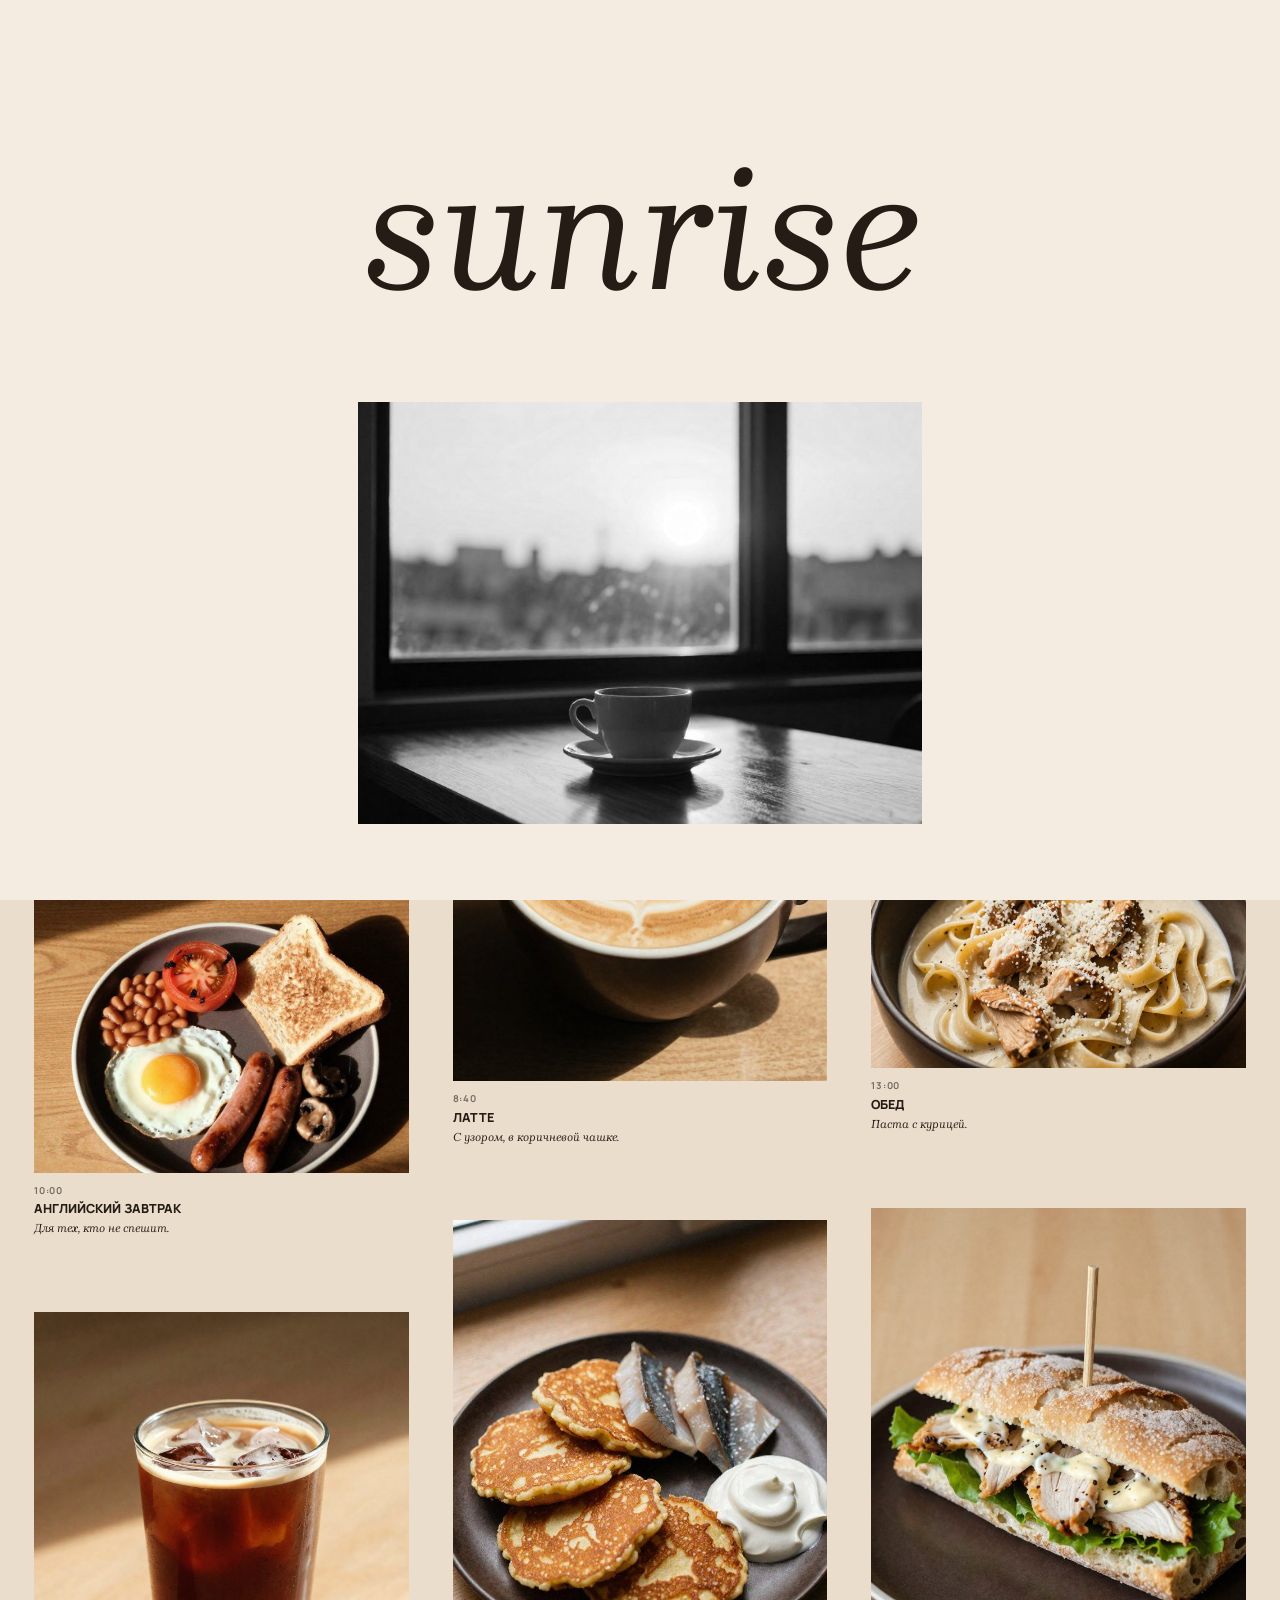
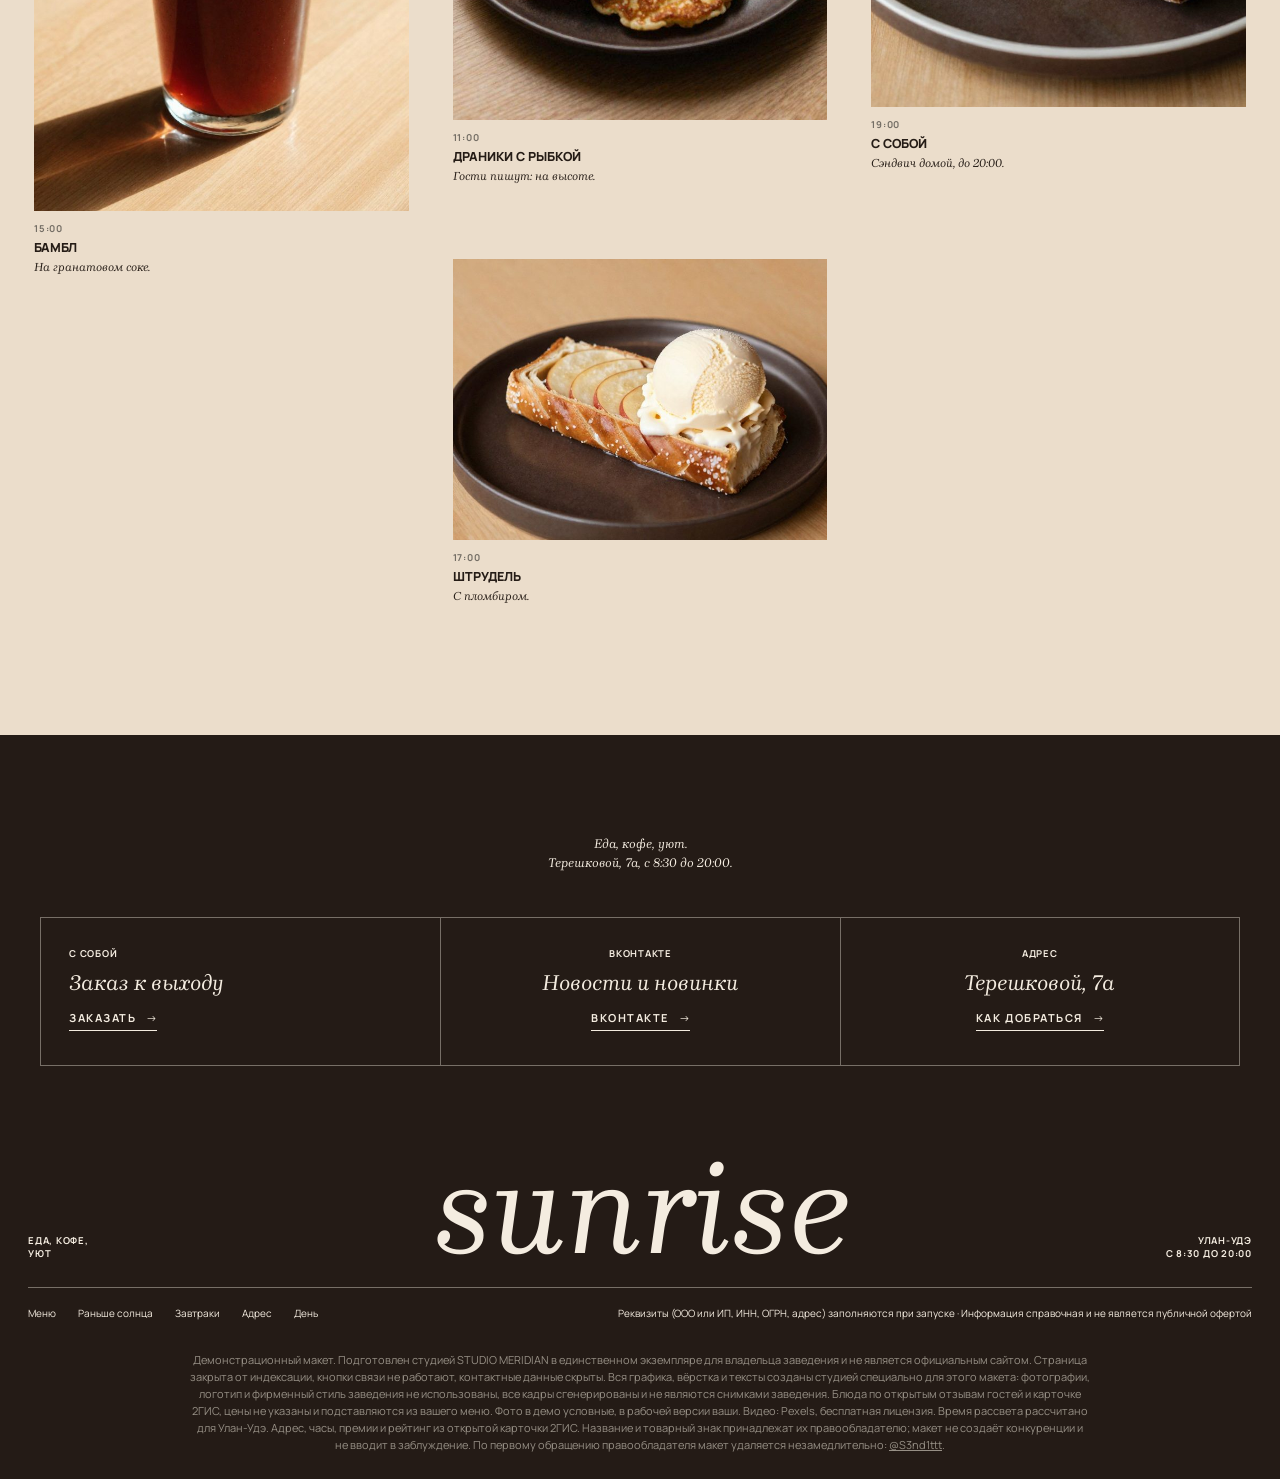
<file: den/index.html>
<!DOCTYPE html>
<html lang="ru" data-v="1" data-base="../" class="nojs" data-tone="l" data-tz="8">
<head>
<meta charset="UTF-8">
<meta name="viewport" content="width=device-width, initial-scale=1, viewport-fit=cover">
<meta name="robots" content="noindex, nofollow">
<title>День Sunrise · Демо-макет сайта · STUDIO MERIDIAN</title>
<meta name="description" content="Один день Sunrise coffee в Улан-Удэ: от раннего латте до штруделя с пломбиром.">
<meta name="theme-color" content="#241B16">
<meta property="og:type" content="website">
<meta property="og:title" content="Демо-макет сайта · STUDIO MERIDIAN">
<meta property="og:description" content="Один день Sunrise coffee в Улан-Удэ: от раннего латте до штруделя с пломбиром.">
<meta property="og:url" content="https://sasakolpakoh227-a11y.github.io/sunrise/den/">
<meta property="og:image" content="https://sasakolpakoh227-a11y.github.io/sunrise/img/og.jpg?v=1">
<link rel="icon" href="data:image/svg+xml,%3Csvg xmlns='http://www.w3.org/2000/svg' viewBox='0 0 40 40'%3E%3Crect width='40' height='40' rx='9' fill='%23241B16'/%3E%3Cpath d='M9 26a11 11 0 0 1 22 0z' fill='%23E8945A'/%3E%3Cpath d='M6 29h28' stroke='%23F4ECE0' stroke-width='2' stroke-linecap='round'/%3E%3C/svg%3E">
<link rel="preload" href="../fonts/manrope.woff2" as="font" type="font/woff2" crossorigin>
<link rel="preload" href="../fonts/brygada-italic.woff2" as="font" type="font/woff2" crossorigin>
<link rel="stylesheet" href="../skin.css?v=3e9a153c">
<link rel="stylesheet" href="../venue.css?v=e88e93d9">
<noscript><style>.curtain{display:none}</style></noscript>
</head>
<body>
<p class="demo-strip">Демо-макет студии MERIDIAN · не является официальным сайтом заведения</p>
<div class="curtain" aria-hidden="true"><p class="wm"><span style="--i:0">s</span><span style="--i:1">u</span><span style="--i:2">n</span><span style="--i:3">r</span><span style="--i:4">i</span><span style="--i:5">s</span><span style="--i:6">e</span></p><div class="pic"><div class="pi"><img src="../img/r-window.jpg?v=1" alt="" decoding="async" width="864" height="1152"></div></div></div>
<div class="veil" aria-hidden="true"></div>
<header class="top">
  <nav class="nav" aria-label="Разделы"><a href="../menu/">Меню</a><a href="../#utro">Раньше солнца</a><a href="../#zavtrak">Завтраки</a><a href="../#adres">Адрес</a><a href="../den/" aria-current="page">День</a></nav>
  <button class="burger" type="button" aria-expanded="false" aria-controls="menu">Меню</button>
  <a class="logo" href="../" aria-label="Sunrise coffee, на главную"><svg class="lamp" viewBox="0 0 40 40" aria-hidden="true"><path d="M9 27a11 11 0 0 1 22 0z" fill="currentColor"/><path d="M4 29.5h32M20 9v4M8.5 14l2.8 2.8M31.5 14l-2.8 2.8" stroke="currentColor" stroke-width="1.8" stroke-linecap="round"/></svg><span>sunrise</span></a>
  <div class="right"><span class="now" data-now></span><button type="button" data-hint="Телефон скрыт в демо. В рабочей версии кнопка сразу набирает номер.">Позвонить</button></div>
</header>
<div class="menu" id="menu" hidden><nav aria-label="Меню"><a href="../menu/">Меню</a><a href="../#utro">Раньше солнца</a><a href="../#zavtrak">Завтраки</a><a href="../#adres">Адрес</a><a href="../den/" aria-current="page">День</a></nav></div>
<main class="daily" data-bg="l">

  <section class="dh"><h1 class="script rv"><span class="ln"><span>День Sunrise</span></span></h1><p class="lead">С половины девятого<br>до восьми вечера.</p></section>
  <section class="mas"><div class="col"><div class="it2 w"><figure class="px"><img src="../img/r-window.jpg?v=1" alt="" loading="lazy" decoding="async" width="864" height="1152"></figure><div class="cap2"><span class="k">8:30</span><b>Открываемся</b><span>Зимой ещё до рассвета.</span></div></div><div class="it2 w"><figure class="px"><img src="../img/r-english.jpg?v=1" alt="" loading="lazy" decoding="async" width="1344" height="896"></figure><div class="cap2"><span class="k">10:00</span><b>Английский завтрак</b><span>Для тех, кто не спешит.</span></div></div><div class="it2 t"><figure class="px"><img src="../img/r-bumble.jpg?v=1" alt="" loading="lazy" decoding="async" width="864" height="1152"></figure><div class="cap2"><span class="k">15:00</span><b>Бамбл</b><span>На гранатовом соке.</span></div></div></div><div class="col"><div class="it2 t"><figure class="px"><img src="../img/r-latte.jpg?v=1" alt="" loading="lazy" decoding="async" width="1024" height="1024"></figure><div class="cap2"><span class="k">8:40</span><b>Латте</b><span>С узором, в коричневой чашке.</span></div></div><div class="it2 t"><figure class="px"><img src="../img/r-draniki.jpg?v=1" alt="" loading="lazy" decoding="async" width="896" height="1120"></figure><div class="cap2"><span class="k">11:00</span><b>Драники с рыбкой</b><span>Гости пишут: на высоте.</span></div></div><div class="it2 w"><figure class="px"><img src="../img/r-strudel.jpg?v=1" alt="" loading="lazy" decoding="async" width="896" height="1120"></figure><div class="cap2"><span class="k">17:00</span><b>Штрудель</b><span>С пломбиром.</span></div></div></div><div class="col"><div class="qt"><p class="cap s">Еда, кофе, уют.</p><p class="k">Sunrise coffee</p></div><div class="it2 w"><figure class="px"><img src="../img/r-pasta.jpg?v=1" alt="" loading="lazy" decoding="async" width="896" height="1120"></figure><div class="cap2"><span class="k">13:00</span><b>Обед</b><span>Паста с курицей.</span></div></div><div class="it2 t"><figure class="px"><img src="../img/r-sandwich.jpg?v=1" alt="" loading="lazy" decoding="async" width="896" height="1120"></figure><div class="cap2"><span class="k">19:00</span><b>С собой</b><span>Сэндвич домой, до 20:00.</span></div></div></div></section>
</main>
<footer class="foot" data-bg="g">
  <p class="quote">Еда, кофе, уют.<br>Терешковой, 7а, с 8:30 до 20:00.</p>
  <div class="boxes"><div class="box"><p class="k">С собой</p><p class="it">Заказ к выходу</p><button class="btn" type="button" data-hint="В рабочей версии заказ с собой или звонок.">Заказать</button></div><div class="box"><p class="k">ВКонтакте</p><p class="it">Новости и новинки</p><button class="btn" type="button" data-hint="В рабочей версии здесь ваша группа ВКонтакте.">ВКонтакте</button></div><div class="box"><p class="k">Адрес</p><p class="it">Терешковой, 7а</p><a class="btn" href="../gde/">Как добраться</a></div></div>
  <div class="sig"><p class="k">Еда, кофе,<br>уют</p><p class="wm" aria-hidden="true">sunrise</p><p class="k r">Улан-Удэ<br>с 8:30 до 20:00</p></div>
  <div class="fine">
    <span><a href="../menu/">Меню</a><a href="../#utro">Раньше солнца</a><a href="../#zavtrak">Завтраки</a><a href="../#adres">Адрес</a><a href="../den/">День</a></span>
    <span>Реквизиты (ООО или ИП, ИНН, ОГРН, адрес) заполняются при запуске · Информация справочная и не является публичной офертой</span>
  </div>
  <p class="note">Демонстрационный макет. Подготовлен студией STUDIO MERIDIAN в единственном экземпляре для владельца заведения и не является официальным сайтом. Страница закрыта от индексации, кнопки связи не работают, контактные данные скрыты. Вся графика, вёрстка и тексты созданы студией специально для этого макета: фотографии, логотип и фирменный стиль заведения не использованы, все кадры сгенерированы и не являются снимками заведения. Блюда по открытым отзывам гостей и карточке 2ГИС, цены не указаны и подставляются из вашего меню. Фото в демо условные, в рабочей версии ваши. Видео: Pexels, бесплатная лицензия. Время рассвета рассчитано для Улан-Удэ. Адрес, часы, премии и рейтинг из открытой карточки 2ГИС. Название и товарный знак принадлежат их правообладателю; макет не создаёт конкуренции и не вводит в заблуждение. По первому обращению правообладателя макет удаляется незамедлительно: <a href="https://t.me/S3nd1ttt" target="_blank" rel="noopener">@S3nd1ttt</a>.</p>
</footer>
<div class="toast" role="status" aria-live="polite" hidden></div>
<a class="mer-badge" href="https://t.me/S3nd1ttt" target="_blank" rel="noopener">MERIDIAN · Демо</a>
<script src="../skin.js?v=94cd19e5"></script>
<script src="../venue.js?v=3b6adb08"></script>
</body>
</html>
</file>
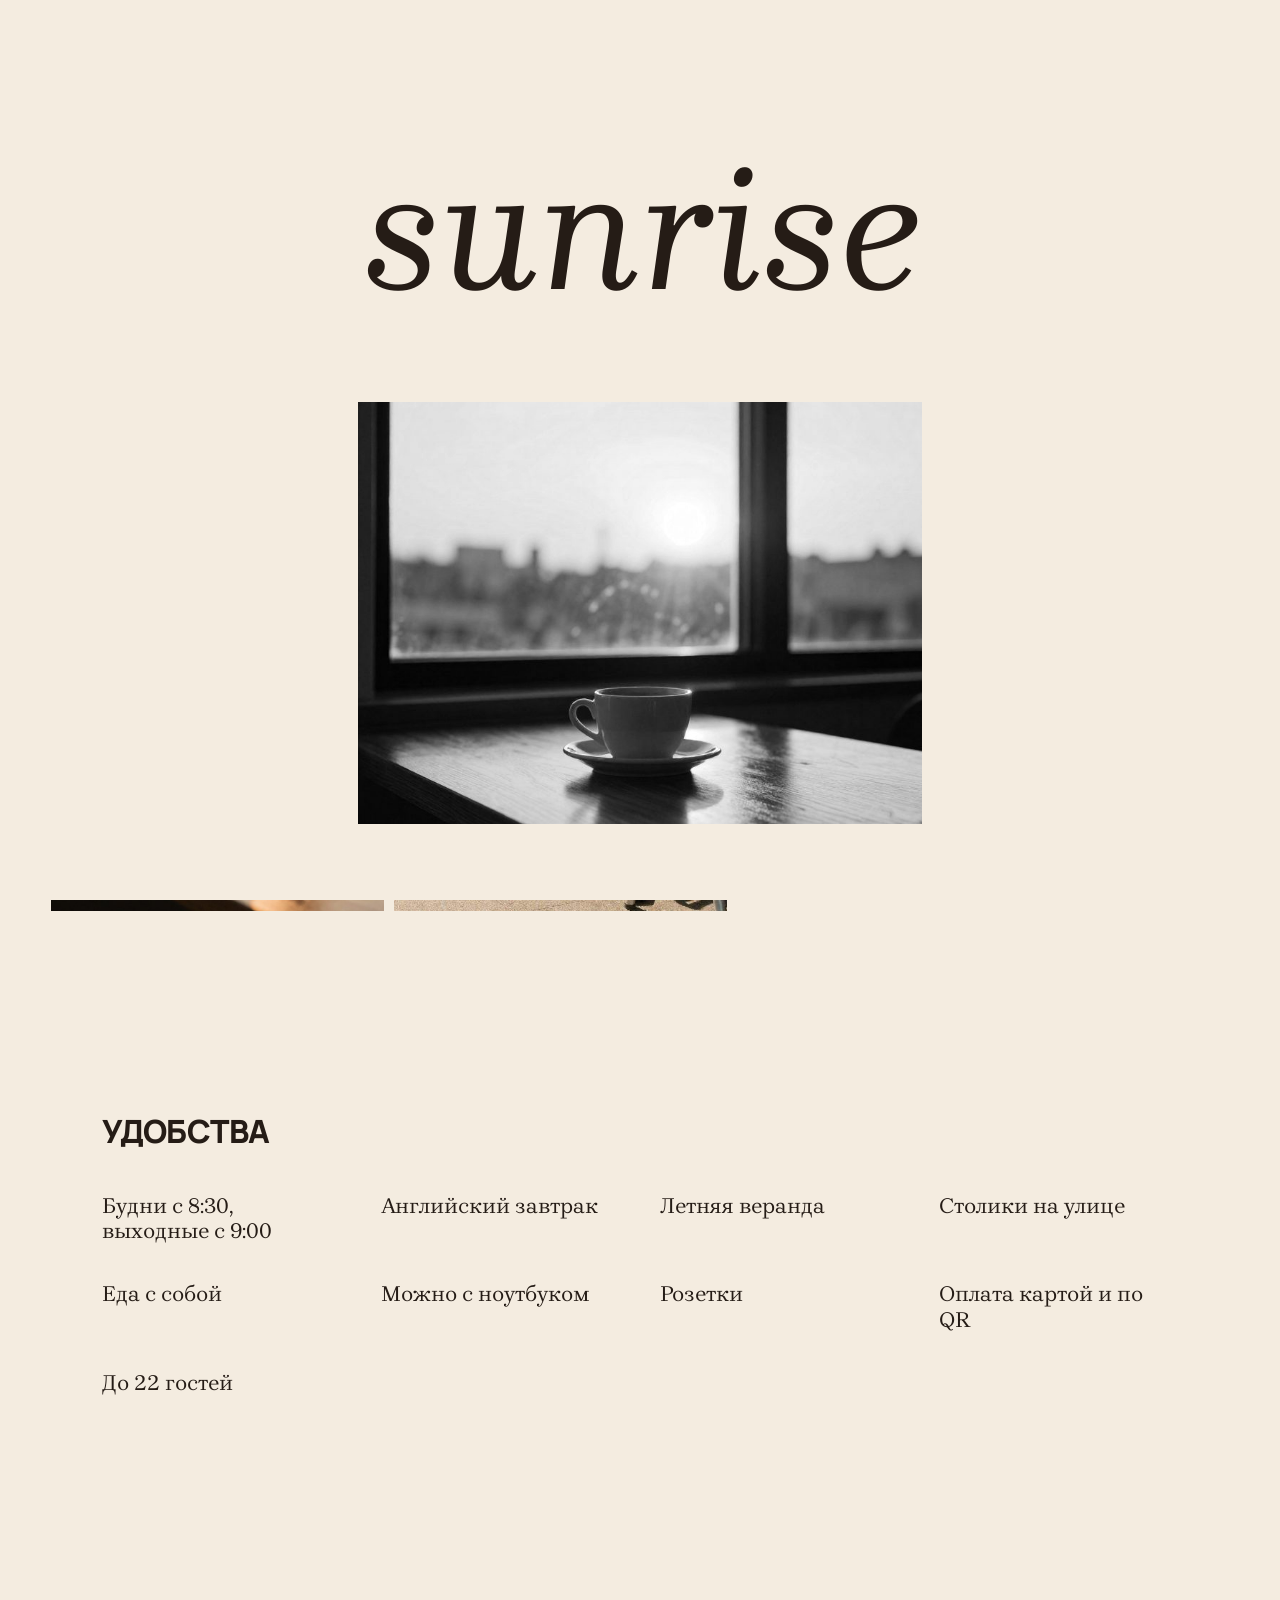
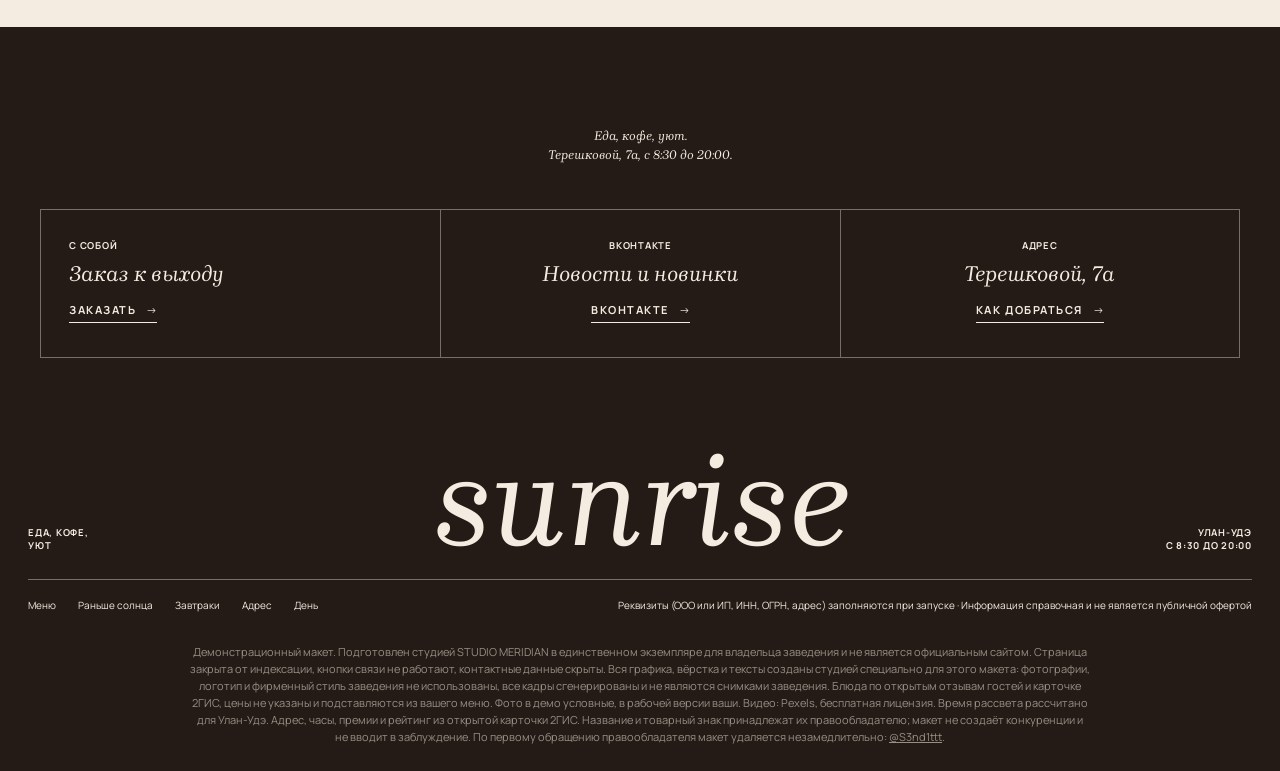
<file: gde/index.html>
<!DOCTYPE html>
<html lang="ru" data-v="1" data-base="../" class="nojs" data-tone="p" data-tz="8">
<head>
<meta charset="UTF-8">
<meta name="viewport" content="width=device-width, initial-scale=1, viewport-fit=cover">
<meta name="robots" content="noindex, nofollow">
<title>Первая линия · Демо-макет сайта · STUDIO MERIDIAN</title>
<meta name="description" content="Sunrise coffee: улица Терешковой, 7а, первый этаж. Будни с 8:30, выходные с 9:00, до 20:00.">
<meta name="theme-color" content="#241B16">
<meta property="og:type" content="website">
<meta property="og:title" content="Демо-макет сайта · STUDIO MERIDIAN">
<meta property="og:description" content="Sunrise coffee: улица Терешковой, 7а, первый этаж. Будни с 8:30, выходные с 9:00, до 20:00.">
<meta property="og:url" content="https://sasakolpakoh227-a11y.github.io/sunrise/gde/">
<meta property="og:image" content="https://sasakolpakoh227-a11y.github.io/sunrise/img/og.jpg?v=1">
<link rel="icon" href="data:image/svg+xml,%3Csvg xmlns='http://www.w3.org/2000/svg' viewBox='0 0 40 40'%3E%3Crect width='40' height='40' rx='9' fill='%23241B16'/%3E%3Cpath d='M9 26a11 11 0 0 1 22 0z' fill='%23E8945A'/%3E%3Cpath d='M6 29h28' stroke='%23F4ECE0' stroke-width='2' stroke-linecap='round'/%3E%3C/svg%3E">
<link rel="preload" href="../fonts/manrope.woff2" as="font" type="font/woff2" crossorigin>
<link rel="preload" href="../fonts/brygada-italic.woff2" as="font" type="font/woff2" crossorigin>
<link rel="stylesheet" href="../skin.css?v=3e9a153c">
<link rel="stylesheet" href="../venue.css?v=e88e93d9">
<noscript><style>.curtain{display:none}</style></noscript>
</head>
<body>
<p class="demo-strip">Демо-макет студии MERIDIAN · не является официальным сайтом заведения</p>
<div class="curtain" aria-hidden="true"><p class="wm"><span style="--i:0">s</span><span style="--i:1">u</span><span style="--i:2">n</span><span style="--i:3">r</span><span style="--i:4">i</span><span style="--i:5">s</span><span style="--i:6">e</span></p><div class="pic"><div class="pi"><img src="../img/r-window.jpg?v=1" alt="" decoding="async" width="864" height="1152"></div></div></div>
<div class="veil" aria-hidden="true"></div>
<header class="top">
  <nav class="nav" aria-label="Разделы"><a href="../menu/">Меню</a><a href="../#utro">Раньше солнца</a><a href="../#zavtrak">Завтраки</a><a href="../#adres">Адрес</a><a href="../den/">День</a></nav>
  <button class="burger" type="button" aria-expanded="false" aria-controls="menu">Меню</button>
  <a class="logo" href="../" aria-label="Sunrise coffee, на главную"><svg class="lamp" viewBox="0 0 40 40" aria-hidden="true"><path d="M9 27a11 11 0 0 1 22 0z" fill="currentColor"/><path d="M4 29.5h32M20 9v4M8.5 14l2.8 2.8M31.5 14l-2.8 2.8" stroke="currentColor" stroke-width="1.8" stroke-linecap="round"/></svg><span>sunrise</span></a>
  <div class="right"><span class="now" data-now></span><button type="button" data-hint="Телефон скрыт в демо. В рабочей версии кнопка сразу набирает номер.">Позвонить</button></div>
</header>
<div class="menu" id="menu" hidden><nav aria-label="Меню"><a href="../menu/">Меню</a><a href="../#utro">Раньше солнца</a><a href="../#zavtrak">Завтраки</a><a href="../#adres">Адрес</a><a href="../den/">День</a></nav></div>
<main class="spots-p" data-bg="p">

  <section class="mh"><p class="kick">Улан-Удэ</p><h1 class="cap l rv"><span class="ln"><span>Первая</span></span><span class="ln"><span>линия</span></span></h1></section>
  <article class="spot" id="tereshkovoy">
    <div class="sp2"><figure class="px"><img src="../img/r-window.jpg?v=1" alt="Терешковой, 7а" loading="lazy" decoding="async" width="864" height="1152"></figure><figure class="px"><img src="../img/r-terrace.jpg?v=1" alt="" loading="lazy" decoding="async" width="1344" height="896"></figure></div>
    <div class="si">
      <p class="k">первая линия, первый этаж · Премия 2ГИС: лучшая кофейня 2026, 2025, 2023</p>
      <h2 class="cap m">Терешковой, 7а</h2>
      <p class="it">Улица Терешковой, 7а, первый этаж, вход с общей террасы. Будни с 8:30, выходные с 9:00, до 20:00.</p>
      <p class="k">Пн‑пт с 8:30 до 20:00 · сб и вс с 9:00 до 20:00 · <span class="st" data-open="8.5" data-close="20" data-open-we="9" data-close-we="20"></span></p>
      <p class="k">4.9 в 2ГИС · 703 оценки</p>
      <button class="btn" type="button" data-hint="В рабочей версии кнопка откроет маршрут в 2ГИС или Яндекс Картах.">Маршрут</button>
    </div>
  </article>
  <section class="gives feats"><h2 class="cap m">Удобства</h2><div class="gv"><div><b>Будни с 8:30, выходные с 9:00</b></div><div><b>Английский завтрак</b></div><div><b>Летняя веранда</b></div><div><b>Столики на улице</b></div><div><b>Еда с собой</b></div><div><b>Можно с ноутбуком</b></div><div><b>Розетки</b></div><div><b>Оплата картой и по QR</b></div><div><b>До 22 гостей</b></div></div></section>
</main>
<footer class="foot" data-bg="g">
  <p class="quote">Еда, кофе, уют.<br>Терешковой, 7а, с 8:30 до 20:00.</p>
  <div class="boxes"><div class="box"><p class="k">С собой</p><p class="it">Заказ к выходу</p><button class="btn" type="button" data-hint="В рабочей версии заказ с собой или звонок.">Заказать</button></div><div class="box"><p class="k">ВКонтакте</p><p class="it">Новости и новинки</p><button class="btn" type="button" data-hint="В рабочей версии здесь ваша группа ВКонтакте.">ВКонтакте</button></div><div class="box"><p class="k">Адрес</p><p class="it">Терешковой, 7а</p><a class="btn" href="../gde/">Как добраться</a></div></div>
  <div class="sig"><p class="k">Еда, кофе,<br>уют</p><p class="wm" aria-hidden="true">sunrise</p><p class="k r">Улан-Удэ<br>с 8:30 до 20:00</p></div>
  <div class="fine">
    <span><a href="../menu/">Меню</a><a href="../#utro">Раньше солнца</a><a href="../#zavtrak">Завтраки</a><a href="../#adres">Адрес</a><a href="../den/">День</a></span>
    <span>Реквизиты (ООО или ИП, ИНН, ОГРН, адрес) заполняются при запуске · Информация справочная и не является публичной офертой</span>
  </div>
  <p class="note">Демонстрационный макет. Подготовлен студией STUDIO MERIDIAN в единственном экземпляре для владельца заведения и не является официальным сайтом. Страница закрыта от индексации, кнопки связи не работают, контактные данные скрыты. Вся графика, вёрстка и тексты созданы студией специально для этого макета: фотографии, логотип и фирменный стиль заведения не использованы, все кадры сгенерированы и не являются снимками заведения. Блюда по открытым отзывам гостей и карточке 2ГИС, цены не указаны и подставляются из вашего меню. Фото в демо условные, в рабочей версии ваши. Видео: Pexels, бесплатная лицензия. Время рассвета рассчитано для Улан-Удэ. Адрес, часы, премии и рейтинг из открытой карточки 2ГИС. Название и товарный знак принадлежат их правообладателю; макет не создаёт конкуренции и не вводит в заблуждение. По первому обращению правообладателя макет удаляется незамедлительно: <a href="https://t.me/S3nd1ttt" target="_blank" rel="noopener">@S3nd1ttt</a>.</p>
</footer>
<div class="toast" role="status" aria-live="polite" hidden></div>
<a class="mer-badge" href="https://t.me/S3nd1ttt" target="_blank" rel="noopener">MERIDIAN · Демо</a>
<script src="../skin.js?v=94cd19e5"></script>
<script src="../venue.js?v=3b6adb08"></script>
</body>
</html>
</file>
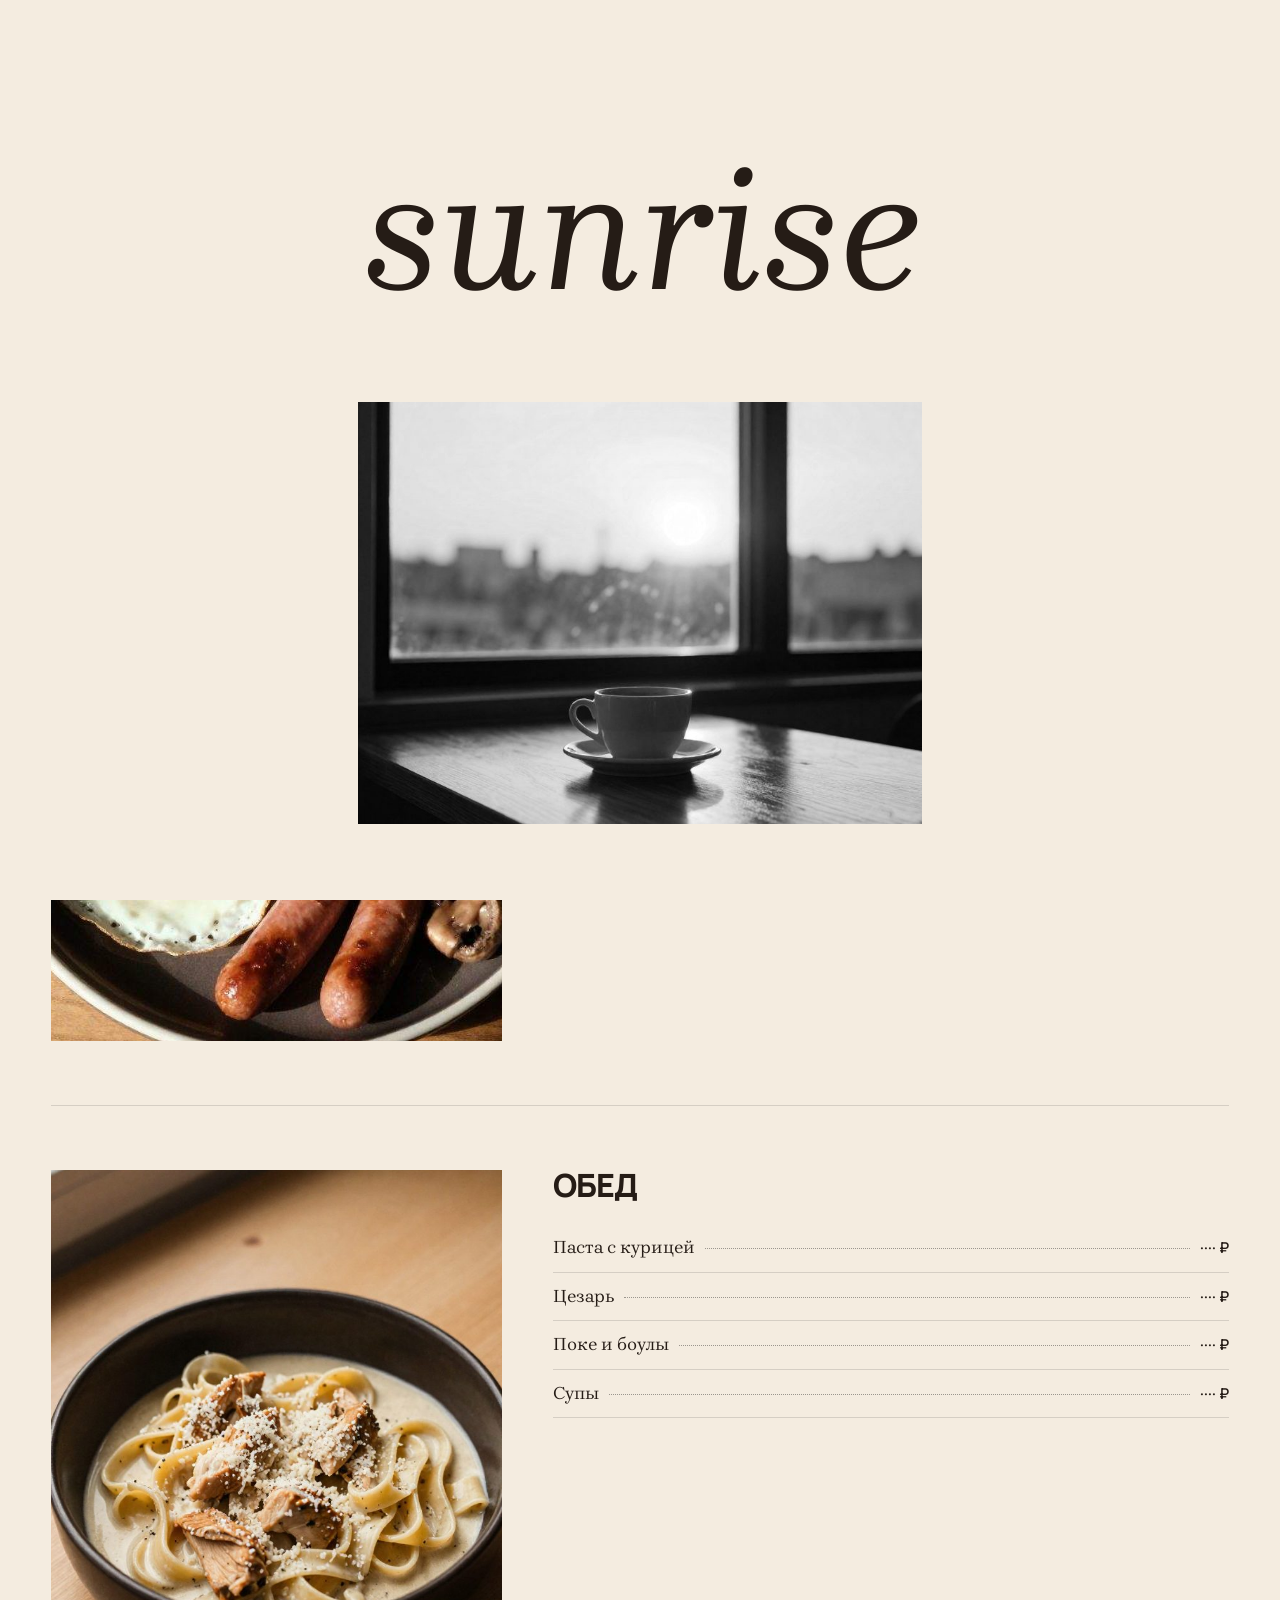
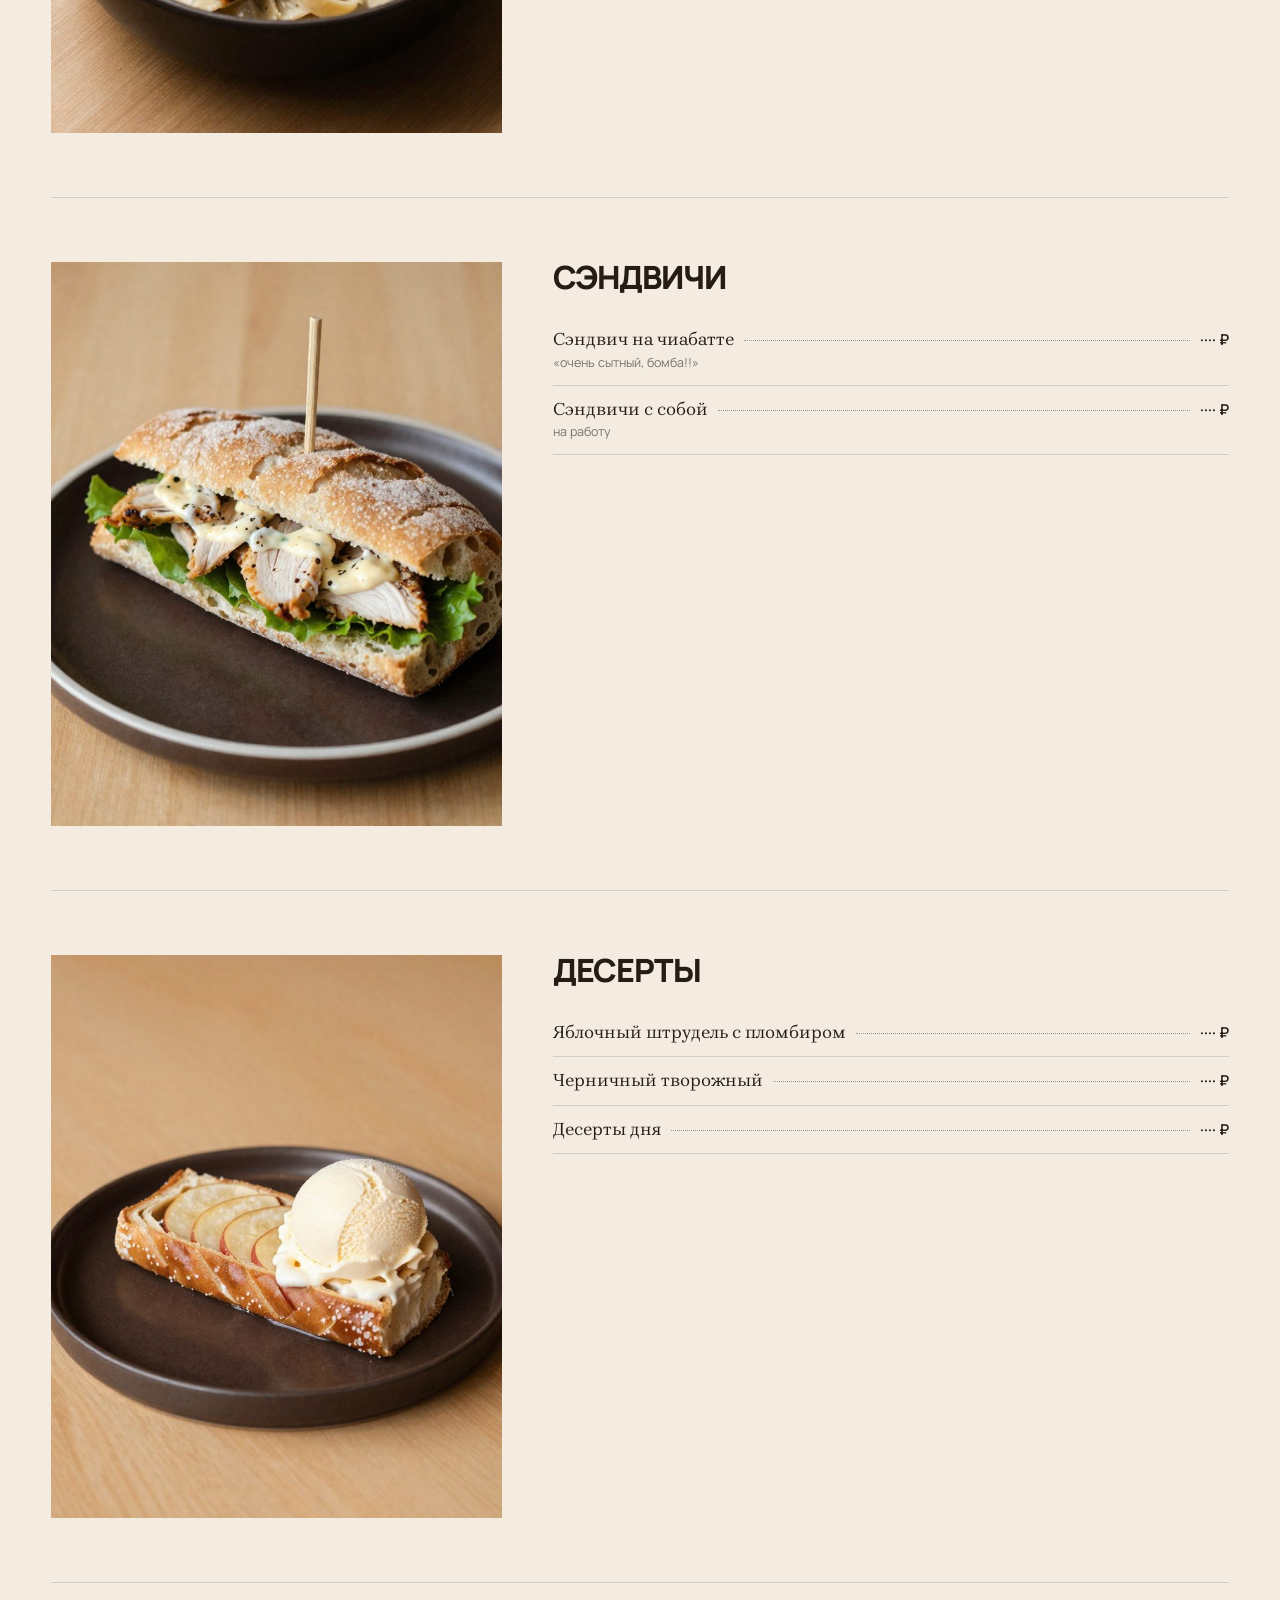
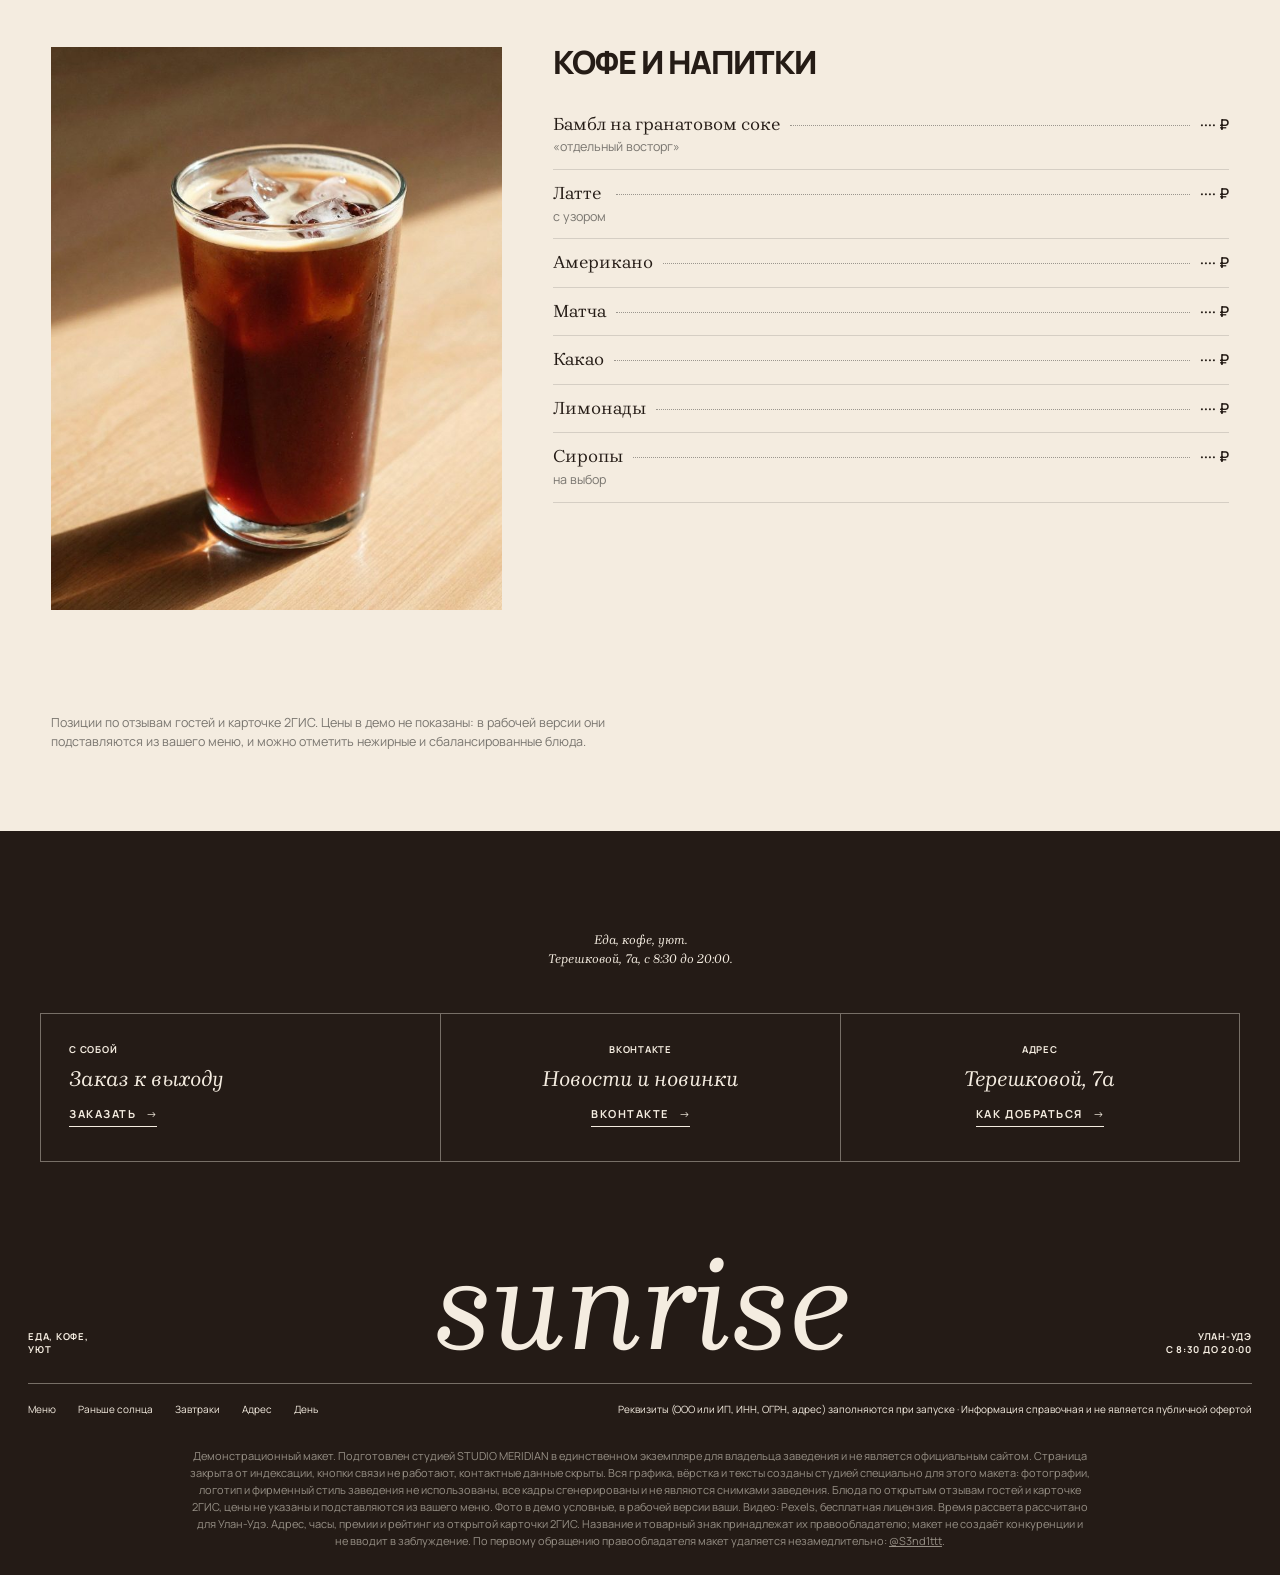
<file: menu/index.html>
<!DOCTYPE html>
<html lang="ru" data-v="1" data-base="../" class="nojs" data-tone="p" data-tz="8">
<head>
<meta charset="UTF-8">
<meta name="viewport" content="width=device-width, initial-scale=1, viewport-fit=cover">
<meta name="robots" content="noindex, nofollow">
<title>Меню · Демо-макет сайта · STUDIO MERIDIAN</title>
<meta name="description" content="Меню Sunrise coffee в Улан-Удэ: английский завтрак, драники с рыбкой, бамбл на гранатовом соке, яблочный штрудель с пломбиром.">
<meta name="theme-color" content="#241B16">
<meta property="og:type" content="website">
<meta property="og:title" content="Демо-макет сайта · STUDIO MERIDIAN">
<meta property="og:description" content="Меню Sunrise coffee в Улан-Удэ: английский завтрак, драники с рыбкой, бамбл на гранатовом соке, яблочный штрудель с пломбиром.">
<meta property="og:url" content="https://sasakolpakoh227-a11y.github.io/sunrise/menu/">
<meta property="og:image" content="https://sasakolpakoh227-a11y.github.io/sunrise/img/og.jpg?v=1">
<link rel="icon" href="data:image/svg+xml,%3Csvg xmlns='http://www.w3.org/2000/svg' viewBox='0 0 40 40'%3E%3Crect width='40' height='40' rx='9' fill='%23241B16'/%3E%3Cpath d='M9 26a11 11 0 0 1 22 0z' fill='%23E8945A'/%3E%3Cpath d='M6 29h28' stroke='%23F4ECE0' stroke-width='2' stroke-linecap='round'/%3E%3C/svg%3E">
<link rel="preload" href="../fonts/manrope.woff2" as="font" type="font/woff2" crossorigin>
<link rel="preload" href="../fonts/brygada-italic.woff2" as="font" type="font/woff2" crossorigin>
<link rel="stylesheet" href="../skin.css?v=3e9a153c">
<link rel="stylesheet" href="../venue.css?v=e88e93d9">
<noscript><style>.curtain{display:none}</style></noscript>
</head>
<body>
<p class="demo-strip">Демо-макет студии MERIDIAN · не является официальным сайтом заведения</p>
<div class="curtain" aria-hidden="true"><p class="wm"><span style="--i:0">s</span><span style="--i:1">u</span><span style="--i:2">n</span><span style="--i:3">r</span><span style="--i:4">i</span><span style="--i:5">s</span><span style="--i:6">e</span></p><div class="pic"><div class="pi"><img src="../img/r-window.jpg?v=1" alt="" decoding="async" width="864" height="1152"></div></div></div>
<div class="veil" aria-hidden="true"></div>
<header class="top">
  <nav class="nav" aria-label="Разделы"><a href="../menu/" aria-current="page">Меню</a><a href="../#utro">Раньше солнца</a><a href="../#zavtrak">Завтраки</a><a href="../#adres">Адрес</a><a href="../den/">День</a></nav>
  <button class="burger" type="button" aria-expanded="false" aria-controls="menu">Меню</button>
  <a class="logo" href="../" aria-label="Sunrise coffee, на главную"><svg class="lamp" viewBox="0 0 40 40" aria-hidden="true"><path d="M9 27a11 11 0 0 1 22 0z" fill="currentColor"/><path d="M4 29.5h32M20 9v4M8.5 14l2.8 2.8M31.5 14l-2.8 2.8" stroke="currentColor" stroke-width="1.8" stroke-linecap="round"/></svg><span>sunrise</span></a>
  <div class="right"><span class="now" data-now></span><button type="button" data-hint="Телефон скрыт в демо. В рабочей версии кнопка сразу набирает номер.">Позвонить</button></div>
</header>
<div class="menu" id="menu" hidden><nav aria-label="Меню"><a href="../menu/" aria-current="page">Меню</a><a href="../#utro">Раньше солнца</a><a href="../#zavtrak">Завтраки</a><a href="../#adres">Адрес</a><a href="../den/">День</a></nav></div>
<main class="menu-p" data-bg="p">

  <section class="mh"><p class="kick">Еда, кофе, уют</p><h1 class="cap l rv"><span class="ln"><span>Меню</span></span></h1><nav class="mtabs" aria-label="Разделы меню"><a href="#zavtrak">Завтраки</a><a href="#obed">Обед</a><a href="#sendvichi">Сэндвичи</a><a href="#deserty">Десерты</a><a href="#kofe">Кофе и напитки</a></nav></section>
  <section class="mcat" id="zavtrak"><figure class="px"><img src="../img/r-english.jpg?v=1" alt="Завтраки" loading="lazy" decoding="async" width="1344" height="896"></figure><div><h2 class="cap m">Завтраки</h2><ul class="mlist"><li><span><b>Английский завтрак</b><small>«обожаю», пишет гостья</small></span><i></i><em>···· ₽</em></li><li><span><b>Тост с яйцом пашот</b></span><i></i><em>···· ₽</em></li><li><span><b>Драники с рыбкой</b><small>«на высоте!!!»</small></span><i></i><em>···· ₽</em></li><li><span><b>Панкейки с бананом</b></span><i></i><em>···· ₽</em></li><li><span><b>Блины</b></span><i></i><em>···· ₽</em></li></ul></div></section>
  <section class="mcat" id="obed"><figure class="px"><img src="../img/r-pasta.jpg?v=1" alt="Обед" loading="lazy" decoding="async" width="896" height="1120"></figure><div><h2 class="cap m">Обед</h2><ul class="mlist"><li><span><b>Паста с курицей</b></span><i></i><em>···· ₽</em></li><li><span><b>Цезарь</b></span><i></i><em>···· ₽</em></li><li><span><b>Поке и боулы</b></span><i></i><em>···· ₽</em></li><li><span><b>Супы</b></span><i></i><em>···· ₽</em></li></ul></div></section>
  <section class="mcat" id="sendvichi"><figure class="px"><img src="../img/r-sandwich.jpg?v=1" alt="Сэндвичи" loading="lazy" decoding="async" width="896" height="1120"></figure><div><h2 class="cap m">Сэндвичи</h2><ul class="mlist"><li><span><b>Сэндвич на чиабатте</b><small>«очень сытный, бомба!!»</small></span><i></i><em>···· ₽</em></li><li><span><b>Сэндвичи с собой</b><small>на работу</small></span><i></i><em>···· ₽</em></li></ul></div></section>
  <section class="mcat" id="deserty"><figure class="px"><img src="../img/r-strudel.jpg?v=1" alt="Десерты" loading="lazy" decoding="async" width="896" height="1120"></figure><div><h2 class="cap m">Десерты</h2><ul class="mlist"><li><span><b>Яблочный штрудель с пломбиром</b></span><i></i><em>···· ₽</em></li><li><span><b>Черничный творожный</b></span><i></i><em>···· ₽</em></li><li><span><b>Десерты дня</b></span><i></i><em>···· ₽</em></li></ul></div></section>
  <section class="mcat" id="kofe"><figure class="px"><img src="../img/r-bumble.jpg?v=1" alt="Кофе и напитки" loading="lazy" decoding="async" width="864" height="1152"></figure><div><h2 class="cap m">Кофе и напитки</h2><ul class="mlist"><li><span><b>Бамбл на гранатовом соке</b><small>«отдельный восторг»</small></span><i></i><em>···· ₽</em></li><li><span><b>Латте</b><small>с узором</small></span><i></i><em>···· ₽</em></li><li><span><b>Американо</b></span><i></i><em>···· ₽</em></li><li><span><b>Матча</b></span><i></i><em>···· ₽</em></li><li><span><b>Какао</b></span><i></i><em>···· ₽</em></li><li><span><b>Лимонады</b></span><i></i><em>···· ₽</em></li><li><span><b>Сиропы</b><small>на выбор</small></span><i></i><em>···· ₽</em></li></ul></div></section>
  <p class="mnote">Позиции по отзывам гостей и карточке 2ГИС. Цены в демо не показаны: в рабочей версии они подставляются из вашего меню, и можно отметить нежирные и сбалансированные блюда.</p>
</main>
<footer class="foot" data-bg="g">
  <p class="quote">Еда, кофе, уют.<br>Терешковой, 7а, с 8:30 до 20:00.</p>
  <div class="boxes"><div class="box"><p class="k">С собой</p><p class="it">Заказ к выходу</p><button class="btn" type="button" data-hint="В рабочей версии заказ с собой или звонок.">Заказать</button></div><div class="box"><p class="k">ВКонтакте</p><p class="it">Новости и новинки</p><button class="btn" type="button" data-hint="В рабочей версии здесь ваша группа ВКонтакте.">ВКонтакте</button></div><div class="box"><p class="k">Адрес</p><p class="it">Терешковой, 7а</p><a class="btn" href="../gde/">Как добраться</a></div></div>
  <div class="sig"><p class="k">Еда, кофе,<br>уют</p><p class="wm" aria-hidden="true">sunrise</p><p class="k r">Улан-Удэ<br>с 8:30 до 20:00</p></div>
  <div class="fine">
    <span><a href="../menu/">Меню</a><a href="../#utro">Раньше солнца</a><a href="../#zavtrak">Завтраки</a><a href="../#adres">Адрес</a><a href="../den/">День</a></span>
    <span>Реквизиты (ООО или ИП, ИНН, ОГРН, адрес) заполняются при запуске · Информация справочная и не является публичной офертой</span>
  </div>
  <p class="note">Демонстрационный макет. Подготовлен студией STUDIO MERIDIAN в единственном экземпляре для владельца заведения и не является официальным сайтом. Страница закрыта от индексации, кнопки связи не работают, контактные данные скрыты. Вся графика, вёрстка и тексты созданы студией специально для этого макета: фотографии, логотип и фирменный стиль заведения не использованы, все кадры сгенерированы и не являются снимками заведения. Блюда по открытым отзывам гостей и карточке 2ГИС, цены не указаны и подставляются из вашего меню. Фото в демо условные, в рабочей версии ваши. Видео: Pexels, бесплатная лицензия. Время рассвета рассчитано для Улан-Удэ. Адрес, часы, премии и рейтинг из открытой карточки 2ГИС. Название и товарный знак принадлежат их правообладателю; макет не создаёт конкуренции и не вводит в заблуждение. По первому обращению правообладателя макет удаляется незамедлительно: <a href="https://t.me/S3nd1ttt" target="_blank" rel="noopener">@S3nd1ttt</a>.</p>
</footer>
<div class="toast" role="status" aria-live="polite" hidden></div>
<a class="mer-badge" href="https://t.me/S3nd1ttt" target="_blank" rel="noopener">MERIDIAN · Демо</a>
<script src="../skin.js?v=94cd19e5"></script>
<script src="../venue.js?v=3b6adb08"></script>
</body>
</html>
</file>
<file: skin.css>
/* DEMOKIT, кожа MAISON: каркас MAISON CAFÉ (шрифты Manrope и Brygada 1918, SIL OFL) для демо реальным заведениям.
   Палитра и шрифты в переменных :root, заведение переопределяет их в своём venue.css. Фон меняется по разделам data-bg. */
@font-face{font-family:'MSans';src:url(fonts/manrope.woff2) format('woff2');font-weight:400 800;font-display:swap}
@font-face{font-family:'MSerif';src:url(fonts/brygada.woff2) format('woff2');font-weight:400 700;font-style:normal;font-display:swap}
@font-face{font-family:'MSerif';src:url(fonts/brygada-italic.woff2) format('woff2');font-weight:400 700;font-style:italic;font-display:swap}

:root{
  --gr:#1E1E1C;--gr2:#282826;--pa:#F1EEE7;--li:#E2DBCC;--kr:#D3BE98;--ink:#171716;--cream:#E9E3D6;--brass:#D9B26F;--acc:var(--brass);--disp:var(--sans);
  --sans:'MSans',system-ui,sans-serif;--serif:'MSerif',Georgia,serif;
  --ease:cubic-bezier(.2,.8,.2,1);--eio:cubic-bezier(.77,0,.175,1);--eo:cubic-bezier(.25,.46,.45,.94);--hd:64px;
}
html{--bg:var(--gr);--fg:var(--cream);--mut:rgba(233,227,214,.58);--line:rgba(233,227,214,.16);--line2:rgba(233,227,214,.42);--tile:#4A5A4F}
html[data-tone=p]{--bg:var(--pa);--fg:var(--ink);--mut:rgba(23,23,22,.56);--line:rgba(23,23,22,.14);--line2:rgba(23,23,22,.4);--tile:#8E8982}
html[data-tone=l]{--bg:var(--li);--fg:var(--ink);--mut:rgba(23,23,22,.56);--line:rgba(23,23,22,.15);--line2:rgba(23,23,22,.4);--tile:#8E8982}
html[data-tone=k]{--bg:var(--kr);--fg:var(--ink);--mut:rgba(23,23,22,.6);--line:rgba(23,23,22,.18);--line2:rgba(23,23,22,.45);--tile:#8E8475}
html.en .ru,html:not(.en) .en{display:none}
*,*::before,*::after{box-sizing:border-box}
html,body{overflow-x:clip}
body{margin:0;background:var(--bg);color:var(--fg);font:400 15px/1.5 var(--sans);-webkit-font-smoothing:antialiased;transition:background-color .8s var(--ease),color .8s var(--ease)}
img,video{display:block;max-width:100%;height:auto}
a{color:inherit;text-decoration:none}
button,input{font:inherit;color:inherit}
button{background:none;border:0;padding:0;cursor:pointer}
figure{margin:0}
p{margin:0}
h1{margin:0;font:inherit}
.vh{position:absolute;width:1px;height:1px;overflow:hidden;clip:rect(0 0 0 0);white-space:nowrap}
:focus-visible{outline:1px solid currentColor;outline-offset:3px}

/* ── шрифтовые роли ── */
.cap{font:800 18px/.88 var(--disp);text-transform:uppercase;letter-spacing:-.035em;margin:0}
.cap.xl{font-size:clamp(56px,8.6vw,136px)}
.cap.l{font-size:clamp(40px,5.2vw,82px)}
.cap.m{font-size:clamp(24px,2.5vw,38px);line-height:.94;letter-spacing:-.03em}
.cap.s{font-size:15px;line-height:1.05;letter-spacing:-.01em}
.cap.s2{font-size:clamp(22px,2vw,28px);line-height:.95;letter-spacing:-.02em}
.kick{font:400 20px/1.2 var(--serif);margin-bottom:14px;letter-spacing:-.01em}
.lead{font-size:14px;line-height:1.5;margin-top:28px}
.k{font:700 9.5px/1.35 var(--sans);text-transform:uppercase;letter-spacing:.08em}
.btn{display:inline-block;border:1px solid var(--line2);padding:11px 28px;font:600 9.5px/1 var(--sans);text-transform:uppercase;letter-spacing:.12em;transition:background .3s,color .3s,border-color .3s}
.btn:hover{background:var(--fg);color:var(--bg);border-color:var(--fg)}

/* ── проявление заголовков по строкам (маска) и мягкое появление ── */
.ln{display:block;overflow:hidden;padding-bottom:.13em;margin-bottom:-.13em}
.ln>span{display:block;transform:translateY(108%);transition:transform 1.1s var(--ease)}
.ln:nth-child(2)>span{transition-delay:.09s}.ln:nth-child(3)>span{transition-delay:.18s}
.rv.in .ln>span{transform:none}
.rv-f{opacity:0;transform:translateY(16px);transition:opacity 1s var(--ease) .25s,transform 1s var(--ease) .25s}
.rv-f.in{opacity:1;transform:none}
html.nojs .ln>span,html.nojs .rv-f{transform:none;opacity:1}

/* ── шторка-загрузчик: знак, снизу поднимается кадр, потом шторка уходит вверх ── */
.curtain{position:fixed;inset:0;z-index:200;background:var(--pa);color:var(--ink);display:flex;flex-direction:column;align-items:center;justify-content:center;overflow:hidden;transition:transform 1.1s var(--eio)}
.curtain .wm{font:500 clamp(84px,14vw,230px)/.86 var(--serif);letter-spacing:-.045em;position:relative;z-index:2;overflow:hidden;padding:0 .04em .12em;white-space:nowrap}
.curtain .wm span{display:inline-block;transform:translateY(110%);transition:transform 1.25s var(--eio) calc(var(--i) * 45ms)}
.curtain .pic{width:min(44vw,620px);aspect-ratio:4/3;overflow:hidden;margin-top:-.1em;transform:translateY(80vh);transition:transform 1.6s var(--eio) .2s}
.curtain .pi{width:100%;height:100%;transform:translateY(-10%) scale(1.1);transition:transform 1.6s var(--eio) .2s}
.curtain .pic img{width:100%;height:100%;object-fit:cover;filter:grayscale(1) contrast(1.05)}
html.c1 .curtain .wm span{transform:none}
html.c1 .curtain .pic{transform:translateY(18%)}
html.c1 .curtain .pi{transform:translateY(0) scale(1.1)}
html.c2 .curtain{transform:translateY(-100%)}
html.c2 .curtain .pi{transform:translateY(40%) scale(1.2)}
html.quick .curtain{background:var(--gr);color:var(--cream);transition-duration:.8s}
html.quick .curtain .pic{display:none}
html.quick .curtain .wm span{transition-duration:.7s;transition-delay:calc(var(--i) * 18ms)}
html.c3 .curtain{display:none}
/* шторка между страницами: графит опускается сверху, новая страница открывается из-под неё */
.veil{position:fixed;inset:0;z-index:190;background:var(--gr);transform:translateY(-100%);transition:transform .75s var(--eio);pointer-events:none}
html.leaving .veil{transform:none}

/* ── шапка ── */
.top{position:sticky;top:0;z-index:50;height:var(--hd);display:grid;grid-template-columns:1fr auto 1fr;align-items:center;padding:0 28px;background:var(--bg);border-bottom:1px solid var(--line);transition:background-color .8s var(--ease),transform .5s cubic-bezier(.455,.03,.515,.955)}
html.hd-up .top{transform:translateY(-101%)}
.nav{display:flex;gap:22px;font-size:11.5px}
.nav a{position:relative;padding:4px 0}
.nav a::after{content:'';position:absolute;left:50%;bottom:-3px;height:1px;width:0;background:currentColor;transform:translateX(-50%);transition:width .5s cubic-bezier(.455,.03,.515,.955)}
.nav a:hover::after{width:100%}
.nav a[aria-current]::after{width:14px}
.nav a[aria-current]:hover::after{width:100%}
.logo{font:500 33px/1 var(--serif);letter-spacing:-.035em;white-space:nowrap}
.right{display:flex;justify-content:flex-end;align-items:center;gap:18px;font-size:11.5px;white-space:nowrap}
.langs{display:flex;gap:9px}
.langs button{color:var(--mut)}
.langs button[aria-pressed=true]{color:var(--fg)}
.burger{display:none;font-size:11.5px;justify-self:start}
.menu{position:fixed;inset:var(--hd) 0 0;z-index:49;background:var(--bg);padding:30px 24px}
.menu nav{display:flex;flex-direction:column;gap:6px}
.menu a{font:800 34px/1.05 var(--sans);text-transform:uppercase;letter-spacing:-.03em}

/* ── первый экран ── */
.hero{min-height:calc(100svh - var(--hd));display:flex;flex-direction:column;align-items:center;justify-content:center;text-align:center;padding:60px 24px 90px}
.hero .lead{max-width:520px}
.hero .btn{margin-top:30px}
.hbtns{display:flex;flex-wrap:wrap;justify-content:center;gap:10px}.hbtns .btn{margin:30px 0 0 !important}

/* ── пара видео: растёт по прокрутке ── */
.duo{height:190vh;--k:0}
.duo .stick{position:sticky;top:var(--hd);height:calc(100svh - var(--hd));display:grid;place-items:center}
.duo .pair{display:grid;grid-template-columns:1fr 1fr;width:calc(54vw + 36vw * var(--k));max-width:calc((100svh - var(--hd) - 60px) * 1.7)}
.duo figure{aspect-ratio:5/6;overflow:hidden;background:var(--gr2)}
.duo img,.duo video{width:100%;height:100%;object-fit:cover}

/* ── линейки и сетка пачек ── */
.ranges{padding:130px 24px 120px;text-align:center}
.grid{display:grid;grid-template-columns:repeat(3,1fr);gap:22px;max-width:1260px;margin:56px auto 50px;text-align:left}
.card{display:block}
.card .ph{position:relative;display:block;aspect-ratio:4/5;overflow:hidden;background:var(--tile)}
.card .ph img{position:absolute;inset:0;width:100%;height:100%;object-fit:cover;transition:opacity .6s var(--ease),transform 1.2s var(--ease)}
.card .ph .alt{opacity:0}
.card:hover .ph .alt{opacity:1}
.card:hover .ph img{transform:scale(1.025)}
.card .meta{display:grid;grid-template-columns:1fr auto;gap:2px 12px;padding:14px 0 6px}
.card .meta b{font:800 12.5px/1.2 var(--sans);text-transform:uppercase;letter-spacing:-.01em}
.card .meta .pr{position:relative;font-size:10.5px;padding-bottom:2px;align-self:start}
.card .meta .pr::after{content:'';position:absolute;left:0;right:0;bottom:0;height:1px;background:currentColor;transform:scaleX(0);transform-origin:left;transition:transform .5s cubic-bezier(.455,.03,.515,.955)}
.card:hover .meta .pr::after{transform:scaleX(1)}
.card .meta small{grid-column:1/-1;font-size:11px;color:var(--mut)}
.card[hidden]{display:none}
.tabs{display:flex;flex-wrap:wrap;justify-content:center;gap:8px;margin-top:36px}
.tabs button{border:1px solid var(--line);padding:9px 16px;font:600 9.5px/1 var(--sans);text-transform:uppercase;letter-spacing:.1em}
.tabs button[aria-pressed=true]{background:var(--fg);color:var(--bg);border-color:var(--fg)}
.shop .grid{margin-top:40px}
.banner{padding:140px 24px;text-align:center}
.banner .lead{max-width:460px;margin:26px auto 0}

/* ── парящий коллаж ── */
.collage{position:relative;padding:40px 0 120px}
.fl{position:relative;height:150vh;max-width:1400px;margin:0 auto}
.fl figure{position:absolute;overflow:hidden;background:var(--gr2);will-change:transform}
.fl img{width:100%;height:100%;object-fit:cover}
.fl .c0{left:50%;top:6vh;width:min(36vw,520px);aspect-ratio:3/4;margin-left:calc(min(36vw,520px) / -2);z-index:1}
.fl .c1{left:12%;top:26vh;width:11vw;aspect-ratio:4/5;z-index:2}
.fl .c2{right:13%;top:12vh;width:10vw;aspect-ratio:3/4}
.fl .c3{left:23%;top:96vh;width:10vw;aspect-ratio:1;z-index:2}
.fl .c4{right:22%;top:104vh;width:11vw;aspect-ratio:1;z-index:2}
.fl .c5{left:6%;top:70vh;width:9vw;aspect-ratio:1}
.collage .say{text-align:center;padding:0 24px;margin-top:-8vh;position:relative;z-index:3}
.collage .say .btn{margin-top:30px}

/* ── обжарка во всю ширину ── */
.roast .wide{height:100svh;overflow:hidden;background:var(--gr2)}
.roast .wide img,.roast .wide video{width:100%;height:100%;object-fit:cover;transform:scale(var(--z,1.12));will-change:transform}

/* ── кофейни на главной ── */
.stores{padding:120px 24px 110px;text-align:center}
.rows{max-width:1400px;margin:44px auto 40px;border-top:1px solid var(--line);text-align:left}
.ex{border-bottom:1px solid var(--line);transition:background .4s}
.ex.open{background:rgba(255,255,255,.05)}
.row{display:grid;grid-template-columns:auto 1fr auto;align-items:baseline;gap:16px;width:100%;text-align:left;padding:22px 18px 18px;transition:padding .5s var(--ease)}
.row b{font:800 clamp(24px,3.6vw,54px)/.95 var(--sans);letter-spacing:-.035em;text-transform:uppercase}
.row .ad{font:400 clamp(13px,1.5vw,22px)/1.2 var(--serif);color:var(--mut)}
.row .more{display:flex;align-items:center;gap:10px;font:600 9px/1 var(--sans);text-transform:uppercase;letter-spacing:.1em;opacity:.55;transition:opacity .3s}
.row .more svg{width:22px;height:22px;border-radius:50%;transition:transform .5s var(--ease),background .5s,color .5s}
.row:hover{padding-left:28px}
.row:hover .more,.ex.open .more{opacity:1}
.row:hover .more svg{background:var(--fg);color:var(--bg)}
.ex.open .more svg{transform:rotate(45deg)}
.exb{display:grid;grid-template-rows:0fr;transition:grid-template-rows .9s cubic-bezier(.645,.045,.355,1)}
.ex.open .exb{grid-template-rows:1fr}
.exi{overflow:hidden}
.drag{display:flex;gap:16px;overflow-x:auto;scrollbar-width:none;padding:6px 18px 40px;cursor:grab;user-select:none;-webkit-user-select:none}
.drag::-webkit-scrollbar{display:none}
.drag.grabbing{cursor:grabbing}
.drag figure{flex:0 0 min(22vw,300px);aspect-ratio:2/3;overflow:hidden;background:var(--gr2)}
.drag img{width:100%;height:100%;object-fit:cover;pointer-events:none}
.drag .info{flex:0 0 260px;display:flex;flex-direction:column;justify-content:flex-end;gap:14px;padding:0 10px}
.drag .info .it{font:italic 400 22px/1.2 var(--serif)}
.drag .info .k{color:var(--mut)}
.drag .info .btn{align-self:flex-start}

/* ── плейлист: курсивная бегущая строка, обложка у курсора ── */
.playlist{padding:110px 0 120px;text-align:center;position:relative}
.mqs{margin:40px 0 44px}
.mq{overflow:hidden;white-space:nowrap}
.mqi{display:inline-block;font:italic 400 max(36px,5.4vw)/1.2 var(--serif);letter-spacing:-.02em;animation:mq 90s linear infinite}
.mq.rev .mqi{animation-direction:reverse;animation-duration:110s}
.mqs:hover .mqi{animation-play-state:paused}
.tr{padding:0 .12em;transition:color .3s}
.mqs:hover .tr{color:var(--mut)}
.mqs .tr:hover{color:var(--fg)}
@keyframes mq{to{transform:translateX(-50%)}}
.cover{position:fixed;left:0;top:0;width:200px;aspect-ratio:1;pointer-events:none;z-index:40;opacity:0;transform:translate(-50%,-50%) scale(.85);transition:opacity .25s,transform .35s var(--ease)}
.cover.on{opacity:1;transform:translate(-50%,-50%) scale(1)}
.cover img{width:100%;height:100%;object-fit:cover;box-shadow:0 18px 40px rgba(0,0,0,.35)}
.pl-note{margin-top:14px;font-size:12px;color:var(--mut)}

/* ── подвал ── */
.foot{background:var(--gr);color:var(--cream);--mut:rgba(233,227,214,.58);--line:rgba(233,227,214,.16);--line2:rgba(233,227,214,.42);padding:100px 28px 26px}
.foot .quote{text-align:center;font-size:13px;line-height:1.45}
.boxes{display:grid;grid-template-columns:repeat(3,1fr);max-width:1200px;margin:44px auto 90px;border:1px solid var(--line2)}
.box{padding:30px 28px 34px;display:flex;flex-direction:column;align-items:center;text-align:center;gap:10px}
.box+.box{border-left:1px solid var(--line2)}
.box:first-child{align-items:flex-start;text-align:left}
.box .it{font:italic 400 22px/1.15 var(--serif);margin-bottom:6px}
.mail{display:flex;width:min(260px,100%);border-bottom:1px solid var(--line2)}
.mail input{flex:1;min-width:0;background:none;border:0;padding:8px 0;font-size:12px;outline:0}
.mail input::placeholder{color:var(--mut)}
.mail button{padding:0 4px}
.said{font-size:11px;color:var(--mut)}
.foot .btn:hover{background:var(--cream);color:var(--gr);border-color:var(--cream)}
.sig{display:grid;grid-template-columns:1fr auto 1fr;align-items:end;max-width:1400px;margin:0 auto;padding-bottom:26px;border-bottom:1px solid var(--line2)}
.sig .wm{font:500 clamp(70px,10.5vw,168px)/.78 var(--serif);letter-spacing:-.05em;white-space:nowrap}
.sig .r{text-align:right}
.fine{display:flex;justify-content:space-between;gap:20px;flex-wrap:wrap;max-width:1400px;margin:18px auto 0;font-size:10px}
.fine span:first-child{display:flex;gap:22px}
.fine a:hover{text-decoration:underline}
.foot .note{max-width:1400px;margin:22px auto 0;font-size:10.5px;line-height:1.5;color:var(--mut)}
.foot .note a{text-decoration:underline}

/* ── корзина ── */
.cart{position:fixed;inset:0;z-index:120;background:rgba(10,10,9,.42);opacity:0;visibility:hidden;transition:opacity .4s,visibility .4s}
.cart.open{opacity:1;visibility:visible}
.cart .panel{position:absolute;top:0;right:0;bottom:0;width:min(440px,100%);background:var(--pa);color:var(--ink);display:flex;flex-direction:column;transform:translateX(100%);transition:transform .6s var(--ease)}
.cart.open .panel{transform:none}
.cart .hd{display:flex;justify-content:space-between;align-items:center;padding:0 24px;height:var(--hd);border-bottom:1px solid rgba(23,23,22,.14)}
.cart .x{font-size:11.5px}
.cart .body{flex:1;overflow:auto;padding:22px 24px}
.cart ul{list-style:none;margin:0;padding:0}
.cart li{display:grid;grid-template-columns:72px 1fr auto;gap:14px;align-items:center;padding:12px 0;border-bottom:1px solid rgba(23,23,22,.12)}
.cart li img{width:72px;aspect-ratio:4/5;object-fit:cover;background:#8E8982}
.cart li b{display:block;font:800 12px/1.2 var(--sans);text-transform:uppercase}
.cart li small{display:block;font-size:11px;color:rgba(23,23,22,.6);margin-top:3px}
.cart .q{display:flex;align-items:center;gap:10px;font-size:12px}
.cart .q button{width:22px;height:22px;border:1px solid rgba(23,23,22,.3)}
.cart .sum{display:flex;justify-content:space-between;margin:20px 0;font:800 13px/1 var(--sans);text-transform:uppercase}
.cart .go{display:block;text-align:center;background:var(--ink);color:var(--pa);padding:15px;font:600 10px/1 var(--sans);text-transform:uppercase;letter-spacing:.12em}
.cart .fine2{margin-top:12px;font-size:11px;color:rgba(23,23,22,.6)}
.cart .empty{text-align:center;padding-top:60px}
.cart .empty p{font:italic 400 22px/1.2 var(--serif);margin-bottom:22px}
.cart .empty .btn{border-color:rgba(23,23,22,.4)}

/* ── страница товара ── */
.pdp .buy{display:grid;grid-template-columns:minmax(0,1.62fr) minmax(320px,1fr);border-bottom:1px solid var(--line)}
.pics{display:grid;grid-template-columns:1.62fr 1fr}
.pics figure{overflow:hidden;background:var(--tile)}
.pics .a{grid-column:1/-1;aspect-ratio:1/1.02}
.pics .b,.pics .c{aspect-ratio:1/1}
.pics .c{aspect-ratio:auto}
.pics img{width:100%;height:100%;object-fit:cover}
.panel{border-left:1px solid var(--line)}
.panel .in{position:sticky;top:var(--hd);padding:36px 40px 44px}
.panel .k{color:var(--mut)}
.panel h1{margin-top:10px}
.notes{font:italic 400 15px/1.35 var(--serif);margin-top:12px}
.price{font-size:13px;margin-top:14px}
.opt{margin-top:22px}
.seg{display:flex;flex-wrap:wrap;gap:6px;margin-top:8px}
.seg button{border:1px solid var(--line);padding:8px 12px;font-size:11px}
.seg button[aria-pressed=true]{border-color:var(--fg)}
.addrow{display:grid;grid-template-columns:auto 1fr;gap:8px;margin-top:24px}
.qty{display:flex;align-items:center;border:1px solid var(--line2)}
.qty button{width:34px;height:40px}
.qty span{min-width:20px;text-align:center;font-size:12px}
.add{background:var(--fg);color:var(--bg);font:600 9.5px/1 var(--sans);text-transform:uppercase;letter-spacing:.12em;transition:opacity .3s}
.add:hover{opacity:.85}
.add.done{opacity:.6}
.pts{list-style:none;padding:0;margin:24px 0 30px}
.panel dl{margin:0}
.panel dl div{display:grid;grid-template-columns:110px 1fr;gap:14px;padding:16px 0;border-top:1px solid var(--line2)}
.panel dt{font:800 9px/1.4 var(--sans);text-transform:uppercase;letter-spacing:.06em}
.panel dd{margin:0;font-size:11.5px;line-height:1.45}
.act{display:grid;grid-template-columns:minmax(0,1.62fr) minmax(320px,1fr);border-bottom:1px solid var(--line)}
.act .cell{border-bottom:1px solid var(--line)}
.act .cell:nth-child(odd){border-right:1px solid var(--line)}
.act .circ{display:grid;place-items:center;padding:60px}
.act .circ .px{width:min(30vw,380px);aspect-ratio:1;border-radius:50%;background:var(--tile)}
.act .txt{padding:46px 40px;display:flex;flex-direction:column;justify-content:center;gap:18px}
.act .txt.c{align-items:center;text-align:center}
.act .wide2{min-height:44vh;position:relative;background:var(--tile)}
.act .wide2 .px{position:absolute;inset:0}
.act .sm{font-size:12px;max-width:260px;color:var(--mut)}
.sign{width:90px;height:52px}
.ranges.more{padding-top:110px}

/* ── кофейни: список и своя карта ── */
.find{display:grid;grid-template-columns:400px 1fr;height:calc(100svh - var(--hd))}
.find .list{padding:30px 28px;overflow:auto;border-right:1px solid var(--line)}
.find .q{width:100%;border:1px solid var(--line2);background:none;padding:12px 14px;font-size:11px;letter-spacing:.06em;text-transform:uppercase;outline:0}
.find .q::placeholder{color:var(--mut)}
.spots{list-style:none;margin:20px 0 0;padding:0}
.spots button{display:block;width:100%;text-align:left;padding:18px 0;border-bottom:1px solid var(--line)}
.spots b{display:block;font:800 13px/1.2 var(--sans);text-transform:uppercase;letter-spacing:-.01em}
.spots .ad{display:block;font:400 13px/1.3 var(--serif);margin:6px 0 4px}
.spots .k{color:var(--mut)}
.spots button[aria-current] b{text-decoration:underline;text-underline-offset:4px}
.mapbox{position:relative;overflow:hidden;background:#DCD5C6;touch-action:none;cursor:grab}
.mapbox.grab{cursor:grabbing}
.mapbox .layer{position:absolute;left:0;top:0;transform-origin:0 0}
.mapbox .layer svg{display:block}
.mapbox .zoom{position:absolute;right:16px;top:16px;z-index:3;display:flex;flex-direction:column;border:1px solid rgba(23,23,22,.3);background:var(--pa)}
.mapbox .zoom button{width:34px;height:34px;color:var(--ink)}
.mapbox .zoom button+button{border-top:1px solid rgba(23,23,22,.2)}
.mapbox .attr{position:absolute;right:10px;bottom:8px;z-index:3;font-size:9.5px;color:rgba(23,23,22,.65);background:rgba(241,238,231,.8);padding:2px 6px}
.pin{position:absolute;z-index:2;width:34px;height:34px;margin:-17px 0 0 -17px;border-radius:50%;background:var(--ink);color:var(--pa);display:grid;place-items:center;font:500 19px/1 var(--serif);box-shadow:0 0 0 3px var(--pa);transition:transform .3s var(--ease)}
.pin::before{content:'m';margin-top:-3px}
.pin i{position:absolute;left:44px;top:50%;transform:translateY(-50%);white-space:nowrap;font:800 10px/1 var(--sans);font-style:normal;text-transform:uppercase;letter-spacing:.04em;color:var(--ink);background:var(--pa);padding:6px 8px;opacity:0;transition:opacity .3s;pointer-events:none}
.pin.on{transform:scale(1.18)}
.pin.on i,.pin:hover i{opacity:1}

/* ── день сети ── */
.dh{text-align:center;padding:70px 24px 60px}
.script{font:italic 400 clamp(88px,13vw,210px)/.92 var(--serif);letter-spacing:-.03em;margin:0}
.dh .lead{margin-top:18px}
.mas{display:grid;grid-template-columns:repeat(3,1fr);gap:44px;max-width:1260px;margin:0 auto;padding:20px 24px 130px}
.mas .col{display:flex;flex-direction:column;gap:56px}
.mas .col:nth-child(2){padding-top:110px}
.mas .col:nth-child(3){padding-top:40px}
.mas .px{background:var(--tile)}
.mas .t .px{aspect-ratio:3/4}
.mas .w .px{aspect-ratio:4/3}
.mas .cap2{display:grid;gap:4px;margin-top:12px;font-size:12px;line-height:1.45}
.mas .cap2 .k{color:var(--mut)}
.mas .cap2 b{font:800 12.5px/1.2 var(--sans);text-transform:uppercase}
.qt{border:1px solid var(--line2);padding:28px 26px;display:flex;flex-direction:column;gap:22px;min-height:220px;justify-content:space-between}
.qt .cap{font-size:clamp(20px,1.8vw,26px)}

/* ── вакансии ── */
.jh{text-align:center;padding:90px 24px 70px}
.jh .big{font:400 clamp(28px,3.3vw,50px)/1.14 var(--serif);max-width:1000px;margin:22px auto 0;letter-spacing:-.015em}
.jg{display:grid;grid-template-columns:1.2fr 1fr;gap:64px;align-items:center;max-width:1240px;margin:0 auto;padding:0 24px 90px}
.jg .px{aspect-ratio:4/3;background:var(--tile)}
.jg .sm{font-size:13px;line-height:1.55;margin:16px 0 26px;max-width:420px}
.roles{list-style:none;margin:0;padding:0;border-top:1px solid var(--line2)}
.roles li{display:grid;grid-template-columns:1fr auto;gap:2px 16px;padding:14px 0;border-bottom:1px solid var(--line2)}
.roles b{font:800 13px/1.2 var(--sans);text-transform:uppercase}
.roles .ad{font:400 13px/1.3 var(--serif);grid-column:1}
.roles .k{grid-row:1/3;grid-column:2;align-self:center;color:var(--mut)}
.jbox{padding:0 24px 130px}
.jbox .frame{max-width:760px;margin:0 auto;border:1px solid var(--line2);padding:64px 24px;text-align:center;display:flex;flex-direction:column;align-items:center;gap:16px}
.jbox .it{font:italic 400 30px/1.1 var(--serif)}
.jbox .tg{font:800 20px/1.2 var(--sans);border-bottom:1px solid currentColor;padding-bottom:2px}
.jbox .k{color:var(--mut)}

/* ── о нас ── */
.about{background-image:radial-gradient(rgba(255,255,255,.035) 1px,transparent 1px);background-size:3px 3px}
.ah{position:relative;max-width:1060px;margin:0 auto;padding:130px 24px 110px}
.ah .who{position:absolute;right:24px;top:40px;text-align:right;color:var(--mut)}
.ah .big{font:400 clamp(26px,2.9vw,44px)/1.2 var(--serif);letter-spacing:-.015em}
.ah .big+.big{margin-top:.6em}
.trio{display:grid;grid-template-columns:1fr 1.25fr 1fr;gap:18px;padding:0 28px 110px;align-items:end}
.trio .px{aspect-ratio:3/4;background:var(--tile)}
.trio .tf:nth-child(2) .px{aspect-ratio:4/5}
.trio .tf .k{margin-top:10px;color:var(--mut)}
.nums{display:grid;grid-template-columns:repeat(4,1fr);border-top:1px solid var(--line);border-bottom:1px solid var(--line);margin:0 28px 110px}
.nums div{padding:34px 24px;display:flex;flex-direction:column;gap:10px}
.nums div+div{border-left:1px solid var(--line)}
.nums b{font:800 clamp(44px,5vw,76px)/.9 var(--sans);letter-spacing:-.04em}

/* ── кадры в рамках: внутри чуть больше рамки, едут при прокрутке, при появлении уменьшаются со 110 % ── */
.px{position:relative;overflow:hidden}
.px>img,.px>video{display:block;width:100%;height:100%;object-fit:cover;scale:1.26;translate:0 var(--py,0px);transition:scale 1.8s var(--eo)}
.px.in>img,.px.in>video{scale:1.14}
.pics .px>img{scale:1.08;object-position:50% 58%}
.pics .px.in>img{scale:1.03}
.duo .px>video,.duo .px>img{scale:1.08}
.duo .px.in>video,.duo .px.in>img{scale:1.02}
.sd img{scale:1.1;transition:opacity .6s var(--ease),transform 1.2s var(--ease),scale 1.6s var(--eo)}
.sd.in img{scale:1}
.cap.xxl{font-size:clamp(56px,10.3vw,190px);line-height:.82}
.btn.dark{background:var(--ink);color:var(--pa);border-color:var(--ink)}
.btn.dark:hover{background:transparent;color:var(--ink)}
.foot .fine a{position:relative}
.foot .fine a::after{content:'';position:absolute;left:0;right:0;top:calc(100% + 3px);height:1px;background:currentColor;transform:scaleX(0);transition:transform .5s cubic-bezier(.455,.03,.515,.955)}
.foot .fine a:hover{text-decoration:none}
.foot .fine a:hover::after{transform:scaleX(1)}

/* ── страница сорта: свежесть, вкус, рецепт, подписка, пара, финал, плашка ── */
.fresh{display:flex;align-items:center;gap:8px;font-size:11.5px;margin-top:10px}
.fresh i{width:7px;height:7px;border-radius:50%;background:#6E9B5C;box-shadow:0 0 0 0 rgba(110,155,92,.6);animation:pulse 2.4s infinite}
@keyframes pulse{70%{box-shadow:0 0 0 7px rgba(110,155,92,0)}100%{box-shadow:0 0 0 0 rgba(110,155,92,0)}}
.bars{display:grid;gap:7px;margin-top:20px}
.bar{display:grid;grid-template-columns:96px 1fr;align-items:center}
.bar .k{color:var(--mut)}
.bar .dots{display:flex;gap:4px}
.bar i{width:22px;height:4px;background:var(--line);transition:background .6s}
.bar i.on{background:var(--fg)}
.rc{font:italic 400 13.5px/1.4 var(--serif);margin-top:10px;padding-left:12px;border-left:1px solid var(--line2)}
.seg b{font-weight:800;margin-left:4px}
.add{position:relative;overflow:hidden}
.add .t2{position:absolute;inset:0;display:grid;place-items:center;transform:translateY(100%);transition:transform .5s var(--eio)}
.add .t1{display:block;transition:transform .5s var(--eio)}
.add.done .t1{transform:translateY(-140%)}
.add.done .t2{transform:none}
.pairl{display:grid;gap:4px;margin-top:6px;padding:16px 0 0;border-top:1px solid var(--line2)}
.pairl .k{color:var(--mut)}
.pairl b{font:800 13px/1.2 var(--sans);text-transform:uppercase}
.pairl small{font-size:11.5px;color:var(--mut)}
.pairl:hover b{text-decoration:underline;text-underline-offset:3px}
.closing{text-align:center;padding:130px 24px 140px;border-top:1px solid var(--line)}
.closing .big{font:400 clamp(26px,3vw,46px)/1.2 var(--serif);letter-spacing:-.015em;max-width:1000px;margin:0 auto 34px}
.pwrap{position:relative;min-width:0}
.gdots{display:none}
.mbar{display:none}
[data-cart] .bump{display:inline-block;animation:bump .5s var(--ease)}
@keyframes bump{40%{transform:scale(1.5)}}

/* ── корзина: порог доставки, подписка, пара ── */
.cart .ship{margin:4px 0 18px;font-size:11.5px}
.cart .ship .tr2{height:3px;background:rgba(23,23,22,.12);margin-top:8px;overflow:hidden}
.cart .ship .tr2 i{display:block;height:100%;background:var(--ink);transition:width .6s var(--ease)}
.cart li small em{font-style:normal;color:#6E8B5C}
.cart .sugg{display:grid;grid-template-columns:56px 1fr auto;gap:12px;align-items:center;margin:18px 0 6px;padding:12px;border:1px solid rgba(23,23,22,.14)}
.cart .sugg img{width:56px;aspect-ratio:4/5;object-fit:cover;background:#8E8982}
.cart .sugg b{display:block;font:800 11px/1.2 var(--sans);text-transform:uppercase}
.cart .sugg small{font-size:11px;color:rgba(23,23,22,.6)}
.cart .sugg button{border:1px solid rgba(23,23,22,.4);padding:8px 10px;font:600 9px/1 var(--sans);text-transform:uppercase;letter-spacing:.08em}
.cart .sumrow{display:flex;justify-content:space-between;font-size:12px;margin-top:6px}

/* ── кофейни: под выбранной три кадра ── */
.spots .sx{display:none;padding:0 0 18px}
.spots li.on .sx{display:block;animation:fin .6s var(--ease)}
.spots .sx .it{font:italic 400 15px/1.3 var(--serif);margin-bottom:10px}
.spots .th{display:grid;grid-template-columns:repeat(3,1fr);gap:6px}
.spots .th img{width:100%;aspect-ratio:3/4;object-fit:cover;background:var(--tile)}
@keyframes fin{from{opacity:0;transform:translateY(8px)}}

/* ── сотрудничество ── */
.ch{text-align:center;padding:110px 24px 70px}
.ch .big{font:400 clamp(24px,2.6vw,40px)/1.2 var(--serif);max-width:860px;margin:26px auto 0}
.dirs{max-width:1240px;margin:0 auto;padding:0 24px 60px;display:grid;gap:70px}
.dir{display:grid;grid-template-columns:1fr 1fr;gap:60px;align-items:center}
.dir:nth-child(even) .px{order:2}
.dir .px{aspect-ratio:4/3;background:var(--tile)}
.dir .k{color:var(--mut);margin-bottom:12px}
.dir .sm{font-size:13.5px;line-height:1.55;margin-top:18px;max-width:420px}
.partners{text-align:center;padding:60px 24px 90px}
.partners .pl{font:italic 400 clamp(24px,3vw,44px)/1.35 var(--serif);max-width:1100px;margin:18px auto 0}
.partners .note2{font-size:11px;color:var(--mut);margin-top:14px}
.collab .jbox .btn{margin-top:10px}

/* ── 404 ── */
.nf{min-height:calc(100svh - var(--hd));display:flex;flex-direction:column;align-items:center;justify-content:center;text-align:center;padding:60px 24px}
.nf .btn{margin-top:30px}

/* ── телефон и планшет ── */
@media (max-width:900px){
  :root{--hd:58px}
  .top{padding:0 18px}
  .nav{display:none}
  .burger{display:block}
  .logo{font-size:25px}
  .right{gap:10px}
  .grid{grid-template-columns:1fr 1fr;gap:14px}
  .duo{height:150vh}
  .duo .pair{width:calc(84vw + 10vw * var(--k))}
  .fl{height:120vh}
  .fl .c0{width:62vw;margin-left:-31vw}
  .fl .c1,.fl .c2,.fl .c3,.fl .c4,.fl .c5{width:22vw}
  .fl .c1{left:3%}.fl .c2{right:3%}.fl .c5{display:none}
  .boxes{grid-template-columns:1fr}
  .box+.box{border-left:0;border-top:1px solid var(--line2)}
  .box:first-child{align-items:center;text-align:center}
  .sig{grid-template-columns:1fr}
  .sig .k{display:none}
  .sig .wm{text-align:center;font-size:19vw}
  .pdp .buy,.act{grid-template-columns:1fr}
  .panel{border-left:0}
  .panel .in{position:static;padding:30px 20px 40px}
  .act .cell:nth-child(odd){border-right:0}
  .act .circ .px{width:70vw}
  .find{grid-template-columns:1fr;height:auto}
  .find .list{border-right:0;order:2}
  .mapbox{height:62svh}
  .mas{grid-template-columns:1fr;gap:44px}
  .mas .col{gap:44px}
  .mas .col:nth-child(n){padding-top:0}
  .jg{grid-template-columns:1fr;gap:34px}
  .ah{padding-top:110px}
  .ah .who{top:30px}
  .trio{grid-template-columns:1fr 1fr}
  .trio .tf:nth-child(3){display:none}
  .nums{grid-template-columns:1fr 1fr}
  .nums div:nth-child(3){border-left:0}
  .nums div:nth-child(n+3){border-top:1px solid var(--line)}
  .row{grid-template-columns:1fr;gap:4px}
  .row .more{display:none}
}
@media (max-width:520px){
  .top{padding:0 14px}
  .logo{font-size:22px}
  .right [data-cart] .ru,.right [data-cart] .en{display:none}
  .right [data-cart]::before{content:'';display:inline-block;width:11px;height:12px;margin-right:3px;vertical-align:-1px;border:1.2px solid currentColor;border-radius:1px 1px 2px 2px}
  .grid{grid-template-columns:1fr}
  .ranges{padding:100px 18px 90px}
}
@media (prefers-reduced-motion:reduce){
  .mqi{animation:none}
  .ln>span,.rv-f{transition:none;transform:none;opacity:1}
}

/* ── телефон: листание фото пальцем и липкая плашка покупки ── */
@media (max-width:900px){
  .pics{display:flex;overflow-x:auto;scroll-snap-type:x mandatory;scrollbar-width:none;position:relative}
  .pics::-webkit-scrollbar{display:none}
  .pics .px{flex:0 0 100%;aspect-ratio:4/5!important;scroll-snap-align:start}
  .gdots{display:flex;gap:6px;position:absolute;left:50%;bottom:16px;transform:translateX(-50%);z-index:2}
  .gdots i{width:6px;height:6px;border-radius:50%;background:rgba(255,255,255,.5)}
  .gdots i.on{background:#fff}
  .mbar{display:flex;position:fixed;left:10px;right:10px;bottom:64px;z-index:60;align-items:center;justify-content:space-between;gap:12px;padding:10px 10px 10px 16px;background:var(--pa);color:var(--ink);box-shadow:0 10px 30px rgba(0,0,0,.25);transform:translateY(140%);transition:transform .5s var(--ease)}
  .mbar.show{transform:none}
  .mbar b{display:block;font:800 12px/1.2 var(--sans);text-transform:uppercase}
  .mbar small{font-size:11px}
  .mbar .add{background:var(--ink);color:var(--pa);padding:13px 18px}
  .drag figure{flex-basis:62vw}
  .drag .info{flex-basis:70vw}
  .row{padding:18px 4px 14px}
  .row:hover{padding-left:4px}
  .dir{grid-template-columns:1fr;gap:24px}
  .dir:nth-child(even) .px{order:0}
  .bar{grid-template-columns:86px 1fr}
}

/* ── добавлено для «Лампы Грина» ── */
.demo-strip{position:relative;z-index:60;margin:0;padding:7px 16px;background:var(--brass);color:#151A16;font:700 9.5px/1.3 var(--sans);text-transform:uppercase;letter-spacing:.08em;text-align:center}
.logo{display:inline-flex;align-items:center;gap:8px}
.logo .lamp{width:22px;height:22px;flex:none;color:var(--brass)}
.right .now{color:var(--mut)}
.hero .award{margin-top:22px;font:700 9.5px/1.3 var(--sans);text-transform:uppercase;letter-spacing:.12em;color:var(--brass)}
.st{white-space:nowrap}
.st.on{color:#7FB08E}.st.off{color:var(--mut)}
.st::before{content:'';display:inline-block;width:6px;height:6px;border-radius:50%;background:currentColor;margin-right:6px;vertical-align:1px}
.polka{padding:clamp(80px,12vw,160px) 0 clamp(60px,8vw,110px)}
.polka .pg{display:grid;gap:clamp(28px,5vw,80px);padding:0 clamp(16px,4vw,56px);align-items:center;grid-template-columns:minmax(0,1fr)}
@media(min-width:860px){.polka .pg{grid-template-columns:minmax(0,1fr) minmax(0,1.1fr)}}
.polka .lead{max-width:520px;font-size:15px}
.engs{display:flex;gap:clamp(16px,3vw,40px);align-items:flex-end;justify-content:center}
.engs .eng{width:auto;max-height:clamp(150px,22vw,280px);mix-blend-mode:multiply}
.polka .mqs{margin-top:clamp(50px,7vw,90px)}
.polka .tr{font:400 clamp(30px,4.4vw,64px)/1.1 var(--serif);font-style:italic}
.gives{padding:clamp(80px,11vw,150px) clamp(16px,4vw,56px)}
.gives .gv{display:grid;gap:28px 40px;margin-top:48px;grid-template-columns:repeat(auto-fit,minmax(min(100%,220px),1fr))}
.gives .gv b{display:block;font:400 22px/1.15 var(--serif);margin-bottom:10px}
.gives .gv p{font-size:14px;color:var(--mut)}
.menu-p,.spots-p{padding:calc(var(--hd) + 40px) clamp(16px,4vw,56px) 80px}
.mh{margin-bottom:clamp(40px,6vw,80px)}
.mtabs{display:flex;flex-wrap:wrap;gap:8px;margin-top:28px}
.mtabs a{border:1px solid var(--line2);padding:9px 16px;font:600 9.5px/1 var(--sans);text-transform:uppercase;letter-spacing:.1em;transition:background .3s,color .3s}
.mtabs a:hover{background:var(--fg);color:var(--bg)}
.mcat{display:grid;gap:clamp(20px,4vw,64px);padding:clamp(36px,5vw,64px) 0;border-top:1px solid var(--line);grid-template-columns:minmax(0,1fr);scroll-margin-top:calc(var(--hd) + 20px)}
@media(min-width:860px){.mcat{grid-template-columns:minmax(0,.8fr) minmax(0,1.2fr);align-items:start}.mcat .px{position:sticky;top:calc(var(--hd) + 20px)}}
.mcat .px{aspect-ratio:4/5;overflow:hidden}
.mcat .px img{width:100%;height:100%;object-fit:cover}
.mlist{list-style:none;margin:24px 0 0;padding:0}
.mlist li{display:flex;align-items:baseline;gap:10px;padding:12px 0;border-bottom:1px solid var(--line)}
.mlist li>span{min-width:0}
.mlist b{font:400 18px/1.25 var(--serif)}
.mlist small{display:block;color:var(--mut);font-size:12.5px;margin-top:2px}
.mlist i{flex:1;border-bottom:1px dotted var(--line2);transform:translateY(-4px);min-width:16px}
.mlist em{font-style:normal;font-weight:600;white-space:nowrap}
.mnote{margin-top:40px;font-size:12.5px;color:var(--mut);max-width:640px}
.spot{display:grid;gap:clamp(20px,4vw,56px);padding:clamp(36px,5vw,64px) 0;border-top:1px solid var(--line);grid-template-columns:minmax(0,1fr);scroll-margin-top:calc(var(--hd) + 20px)}
@media(min-width:860px){.spot{grid-template-columns:minmax(0,1.2fr) minmax(0,.8fr);align-items:center}}
.sp2{display:grid;grid-template-columns:1fr 1fr;gap:10px}
.sp2 .px{aspect-ratio:4/5;overflow:hidden}.sp2 img{width:100%;height:100%;object-fit:cover}
.si .cap{margin:12px 0 16px}.si .it{font:400 19px/1.35 var(--serif);margin-bottom:18px}.si .k{margin-top:8px}.si .btn{margin-top:26px}
.toast{position:fixed;left:50%;bottom:24px;transform:translateX(-50%);z-index:90;max-width:min(92vw,420px);padding:14px 18px;background:var(--brass);color:#151A16;font-size:13.5px;line-height:1.4;box-shadow:0 10px 30px rgba(0,0,0,.25)}
.mer-badge{position:fixed;right:12px;bottom:12px;z-index:80;padding:7px 11px;background:#151A16;color:#ECE4D2;font:700 9px/1 var(--sans);letter-spacing:.1em;text-transform:uppercase;border:1px solid rgba(236,228,210,.25)}
.foot .note{max-width:900px;margin:30px auto 0;font-size:11px;line-height:1.55;color:var(--mut);text-align:center}
.stores .info .btn{color:var(--fg);border-color:var(--line2)}
.engs:empty{display:none}
@media(max-width:760px){
  .right .now,.logo .lamp{display:none}
  .right [data-hint]{font-size:0}
  .right [data-hint]::after{content:var(--call-label,'Связаться');font-size:11.5px}
}

/* ── доска сортов (лоты с букетом и оценкой) ── */
.board{padding:clamp(80px,11vw,150px) clamp(16px,4vw,56px)}
.board .flt{display:flex;flex-wrap:wrap;gap:8px;margin:28px 0 36px}
.board .flt button{border:1px solid var(--line2);padding:9px 16px;font:600 9.5px/1 var(--sans);text-transform:uppercase;letter-spacing:.1em}
.board .flt button[aria-pressed=true]{background:var(--fg);color:var(--bg)}
.lots{display:grid;gap:14px;grid-template-columns:repeat(auto-fill,minmax(min(100%,260px),1fr))}
.lot{position:relative;overflow:hidden;padding:22px 20px 20px;background:var(--lot-bg,rgba(255,255,255,.55));border-radius:var(--lot-r,18px);min-width:0;transition:transform .4s var(--ease)}
.lot:hover{transform:translateY(-4px)}
.lot[hidden]{display:none}
.lot .rk{font:700 9.5px/1.3 var(--sans);text-transform:uppercase;letter-spacing:.1em;color:var(--mut)}
.lot h3{margin:10px 0 12px;font:700 18px/1.15 var(--disp)}
.lot .tags{display:flex;flex-wrap:wrap;gap:5px;margin-bottom:12px}
.lot .tags span{font-size:12px;padding:4px 9px;border-radius:99px;background:var(--tag-bg,rgba(0,0,0,.06))}
.lot .pr{font-size:12.5px;color:var(--mut)}
.lot .q{position:absolute;right:16px;top:16px;width:58px;height:58px;border-radius:50%;display:grid;place-items:center;text-align:center;background:var(--acc);color:var(--q-fg,#fff);font:800 15px/1 var(--disp)}
.lot .q small{display:block;font:700 7.5px/1 var(--sans);letter-spacing:.1em;opacity:.85;margin-top:3px}
.lot .rk,.lot h3{padding-right:66px}
.board .fn{margin-top:28px;font-size:12.5px;color:var(--mut);max-width:680px}
/* маска строки заголовка не срезает точки над Ё и кратку над Й при плотном интерлиньяже */
.ln{padding-top:.16em;margin-top:-.16em}
/* длинное название в заголовке дня («День в Щебетуне») влезает в телефон */
@media(max-width:760px){.dh .script{font-size:min(11vw,64px);overflow-wrap:anywhere}}
</file>
<file: venue.css>
:root{--gr:#241B16;--gr2:#30251E;--pa:#F4ECE0;--li:#EBDDCB;--kr:#E8945A;--ink:#251C16;--cream:#F4ECE0;--brass:#E8945A;--acc:#B85F26}
html{--tile:#4A3A2E}
.curtain .wm,.foot .wm,.logo span{font-family:var(--serif);font-style:italic;font-weight:400;text-transform:lowercase;letter-spacing:-.01em}
.logo .lamp{color:var(--kr)}
.demo-strip{background:var(--gr2);color:var(--cream)}
.st.on{color:#A9C47A}
.mer-badge{background:#241B16}
.c0{position:relative;gap:0}
.sw{margin:18px 0 0;font:400 italic clamp(80px,14vw,230px)/.82 var(--serif);letter-spacing:-.04em;color:var(--cream);text-transform:lowercase}
.ss{margin:clamp(8px,1.2vw,16px) 0 4px;font:700 clamp(13px,1.5vw,22px)/1 var(--sans);letter-spacing:1em;margin-right:-1em;text-transform:uppercase;color:var(--kr)}
.c0 .lead{max-width:640px}
.sun{max-width:620px;margin:16px auto 0;font:400 italic clamp(18px,1.6vw,22px)/1.4 var(--serif);color:rgba(244,236,224,.85)}
.sun b{font:700 1em/1 var(--sans);font-style:normal;color:var(--kr);font-variant-numeric:tabular-nums}
.zst{display:flex;gap:14px;justify-content:center;flex-wrap:wrap;margin-top:18px;font-size:14px;color:rgba(244,236,224,.7)}
.c0 .award{color:var(--kr)}
.utro{padding:clamp(90px,12vw,170px) clamp(16px,4vw,56px)}
.sh{max-width:760px}
.rows{list-style:none;margin:50px 0 0;padding:0;border-top:1px solid var(--line2)}
.rows li{display:grid;grid-template-columns:90px minmax(0,1fr) minmax(0,1fr);gap:20px;align-items:baseline;padding:22px 0;border-bottom:1px solid var(--line2);transition:color .4s}
.rows i{font:600 13px/1 var(--sans);font-style:normal;color:var(--mut);font-variant-numeric:tabular-nums}
.rows b{font:800 clamp(28px,3.4vw,50px)/.95 var(--sans);text-transform:uppercase;letter-spacing:-.035em}
.rows span{font:400 italic clamp(17px,1.5vw,21px)/1.35 var(--serif);color:var(--mut)}
.rows li[data-k="rise"] b{color:var(--acc)}
.rows li.cur b{color:var(--acc)}.rows li.cur i::after{content:' · сейчас';color:var(--acc)}
.kart{padding:clamp(90px,12vw,170px) clamp(16px,4vw,56px)}
.kg{display:grid;grid-template-columns:repeat(4,minmax(0,1fr));gap:clamp(12px,1.6vw,22px);margin-top:50px}
.kg figure{margin:0}.kp{aspect-ratio:4/5;overflow:hidden;background:var(--tile)}.kp img{width:100%;height:100%;object-fit:cover}
.kg figcaption{display:grid;grid-template-columns:1fr auto;gap:2px 10px;margin-top:12px}
.kg b{font:800 14px/1.2 var(--sans);text-transform:uppercase;letter-spacing:-.01em}
.kg span{grid-column:1;font-size:13px;color:var(--mut)}.kg em{grid-row:1;grid-column:2;font-style:normal;font-weight:700;color:var(--mut)}
.fn2{font-size:12.5px;color:var(--mut);margin-top:22px;max-width:760px}
.bm{display:grid;grid-template-columns:minmax(0,1.1fr) minmax(0,.9fr);gap:clamp(24px,5vw,90px);align-items:center;padding:clamp(90px,12vw,170px) clamp(16px,4vw,56px)}
.bm>*{min-width:0}.bm .bi{order:-1}
.bp{aspect-ratio:3/4;margin:0}.bp img{width:100%;height:100%;object-fit:cover}
.bi .lead{max-width:520px;margin-top:16px}
.ml{list-style:none;margin:36px 0 0;padding:0;border-top:1px solid rgba(244,236,224,.18)}
.ml li{display:grid;grid-template-columns:minmax(0,.6fr) minmax(0,1.4fr);gap:18px;align-items:baseline;padding:17px 0;border-bottom:1px solid rgba(244,236,224,.18)}
.ml b{font:800 clamp(18px,1.8vw,26px)/1 var(--sans);text-transform:uppercase;letter-spacing:-.02em;color:var(--cream)}
.ml span{font:400 italic 17px/1.35 var(--serif);color:rgba(244,236,224,.72)}
.collage .say .lead{max-width:640px;margin:16px auto 0}
.playlist .tr{font-family:var(--serif)}.playlist .cover img{border-radius:4px}
.rit{padding:clamp(90px,12vw,170px) clamp(16px,4vw,56px)}
.rg{display:grid;grid-template-columns:repeat(4,minmax(0,1fr));gap:clamp(14px,2vw,28px);margin-top:50px}
.rg .px{aspect-ratio:4/5;margin-bottom:14px}.rg .px img{width:100%;height:100%;object-fit:cover}
.rn{font:700 12px/1 var(--sans);color:var(--acc);margin-bottom:8px}
.rg b{display:block;font:800 16px/1.15 var(--sans);text-transform:uppercase;letter-spacing:-.01em;margin-bottom:8px}
.rg p:last-child{font-size:14px;color:var(--mut)}
.addr{display:grid;grid-template-columns:minmax(0,1.25fr) minmax(0,.9fr) minmax(0,.55fr);gap:clamp(20px,3vw,48px);align-items:center;padding:clamp(90px,12vw,170px) clamp(16px,4vw,56px)}
.addr>*{min-width:0}
.addr .ai .cap.l{font-size:clamp(34px,3.6vw,56px);overflow-wrap:anywhere}
.map{margin:0;border:1px solid rgba(37,28,22,.25);padding:10px;background:var(--pa);box-shadow:0 30px 60px -40px rgba(0,0,0,.45)}
.map img{width:100%;height:auto;display:block}
.ap{aspect-ratio:3/4;margin:0;align-self:stretch}.ap img{width:100%;height:100%;object-fit:cover}
.it2{font:400 italic 20px/1.35 var(--serif);margin-top:18px}
.hrs{margin:24px 0 10px;border-top:1px solid var(--line2)}
.hrs div{display:flex;justify-content:space-between;gap:12px;padding:13px 0;border-bottom:1px solid var(--line2)}
.hrs dt{font:700 10.5px/1.4 var(--sans);text-transform:uppercase;letter-spacing:.16em;color:var(--mut)}.hrs dd{margin:0;font-weight:600}
.addr .hbtns{justify-content:flex-start;flex-wrap:wrap}
@media(max-width:1000px){.rg,.kg{grid-template-columns:1fr 1fr}.addr,.bm{grid-template-columns:1fr}.bm .bi{order:0}.ap{display:none}}
@media(max-width:760px){.sw{font-size:21vw}.ss{letter-spacing:.6em;margin-right:-.6em}.hbtns{gap:20px 28px !important;margin-top:26px}.hbtns .btn{margin-top:0 !important}.cap.l{font-size:10.5vw}
  .rows li{grid-template-columns:1fr;gap:6px}.rg{grid-template-columns:1fr}.ml li{grid-template-columns:1fr;gap:6px}.bp{aspect-ratio:4/5}
  .duo{height:150vh}.duo .pair{grid-template-columns:1fr;gap:10px;width:calc(78vw + 14vw * var(--k));max-width:none}.duo figure{aspect-ratio:4/3}
  .collage .fl{height:auto;display:grid;grid-template-columns:1fr 1fr;gap:10px;padding:0 16px}
  .collage .fl figure{position:relative;inset:auto;width:auto;margin:0;transform:none !important;aspect-ratio:4/5}
  .collage .fl .c0{grid-column:1/-1;aspect-ratio:4/3}.collage .fl .c2,.collage .fl .c4{margin-top:34px}.collage .fl .c3{margin-top:-34px}.collage .fl .c5{display:none}
  .collage .say{margin-top:56px}.map{padding:6px}.map img{aspect-ratio:4/5;object-fit:cover;object-position:52% 50%}.roast .wide{height:auto;aspect-ratio:4/5}.roast .wide video{object-position:60% 50%;--z:1.04}}

[hidden]{display:none !important}   /* скрытое остаётся скрытым, даже если у блока свой display */
.cap{font-family:var(--sans);font-weight:800;letter-spacing:-.035em;text-transform:uppercase;line-height:.88}
.cap.m{line-height:.94;letter-spacing:-.03em}.cap.xxl{font-weight:800;line-height:.82;letter-spacing:-.035em}
.kick{display:block;font:400 20px/1.2 var(--serif);text-transform:none;letter-spacing:-.01em;background:none;padding:0;border-radius:0}
.it,.quote,.drag .info .it,.si .it{font-family:var(--serif) !important;font-style:italic !important;font-weight:400 !important;text-transform:none !important;letter-spacing:0 !important}
.mlist b{font:400 18px/1.25 var(--serif);text-transform:none;letter-spacing:0}
.mcat h2{font-family:var(--sans);font-weight:800;text-transform:uppercase}
.ranges .card .meta b{font:800 12.5px/1.2 var(--sans);text-transform:uppercase;letter-spacing:-.01em}
.polka .tr{font-family:var(--serif) !important;font-style:italic !important;font-weight:400 !important;text-transform:none !important;letter-spacing:-.02em !important}
.script{font-family:var(--serif) !important;font-style:italic !important;font-weight:400 !important;text-transform:none !important;letter-spacing:-.03em !important}
.gives .gv b{font:400 22px/1.15 var(--serif);text-transform:none;letter-spacing:0}
.lot h3{font-family:var(--sans);font-weight:800}
.btn{font-family:var(--sans)}
/* без «примет ИИ»: подпись раздела без цвета и курсива, кнопки текстовыми ссылками без рамок и заливок (пользователь, 22.10) */
.kick{font:600 10.5px/1.4 var(--sans) !important;text-transform:uppercase !important;letter-spacing:.18em !important;color:var(--mut) !important;margin-bottom:18px}
.kick::before{content:none !important}
.btn,.btn.ghost,.btn.dark,.hero .ghost,.hbtns .btn{display:inline-flex;align-items:center;gap:10px;background:none !important;border:0 !important;border-bottom:1px solid currentColor !important;border-radius:0 !important;padding:0 0 7px !important;color:inherit !important;box-shadow:none !important;font:700 11px/1 var(--sans) !important;letter-spacing:.14em !important;text-transform:uppercase;transition:opacity .3s,gap .3s}
.btn::after{content:'→';font-weight:400;letter-spacing:0}
.btn:hover{opacity:.6;gap:16px;background:none !important;color:inherit !important}
.hbtns{gap:34px !important}.hbtns .btn{margin-top:30px !important}
.flt button,.mtabs a{border:0 !important;border-radius:0 !important;background:none !important;padding:6px 0 !important;margin-right:18px;color:var(--mut) !important;border-bottom:1px solid transparent !important}
.flt button[aria-pressed=true],.mtabs a:hover{color:var(--fg) !important;border-bottom-color:currentColor !important}
.lots{gap:0 48px !important}
.lot{background:none !important;border:0 !important;border-top:1px solid var(--line2) !important;border-radius:0 !important;box-shadow:none !important;padding:22px 0 26px !important;color:inherit !important;--mut:inherit}
.lot:hover{transform:none !important}
.lot .rk{opacity:.6}
.lot .tags{display:block;margin-bottom:8px}
.lot .tags span{background:none !important;padding:0 !important;border-radius:0 !important;font:400 italic 16px/1.4 var(--serif)}
.lot .tags span+span::before{content:' · '}
.lot .pr{opacity:.65}
.lot .q{width:auto !important;height:auto !important;border-radius:0 !important;background:none !important;color:inherit !important;right:0 !important;top:22px !important;display:block !important;text-align:right;font:800 26px/1 var(--sans) !important;letter-spacing:-.02em}
.lot .q small{font:600 9px/1 var(--sans) !important;letter-spacing:.12em;opacity:.6;margin-top:6px}
</file>
